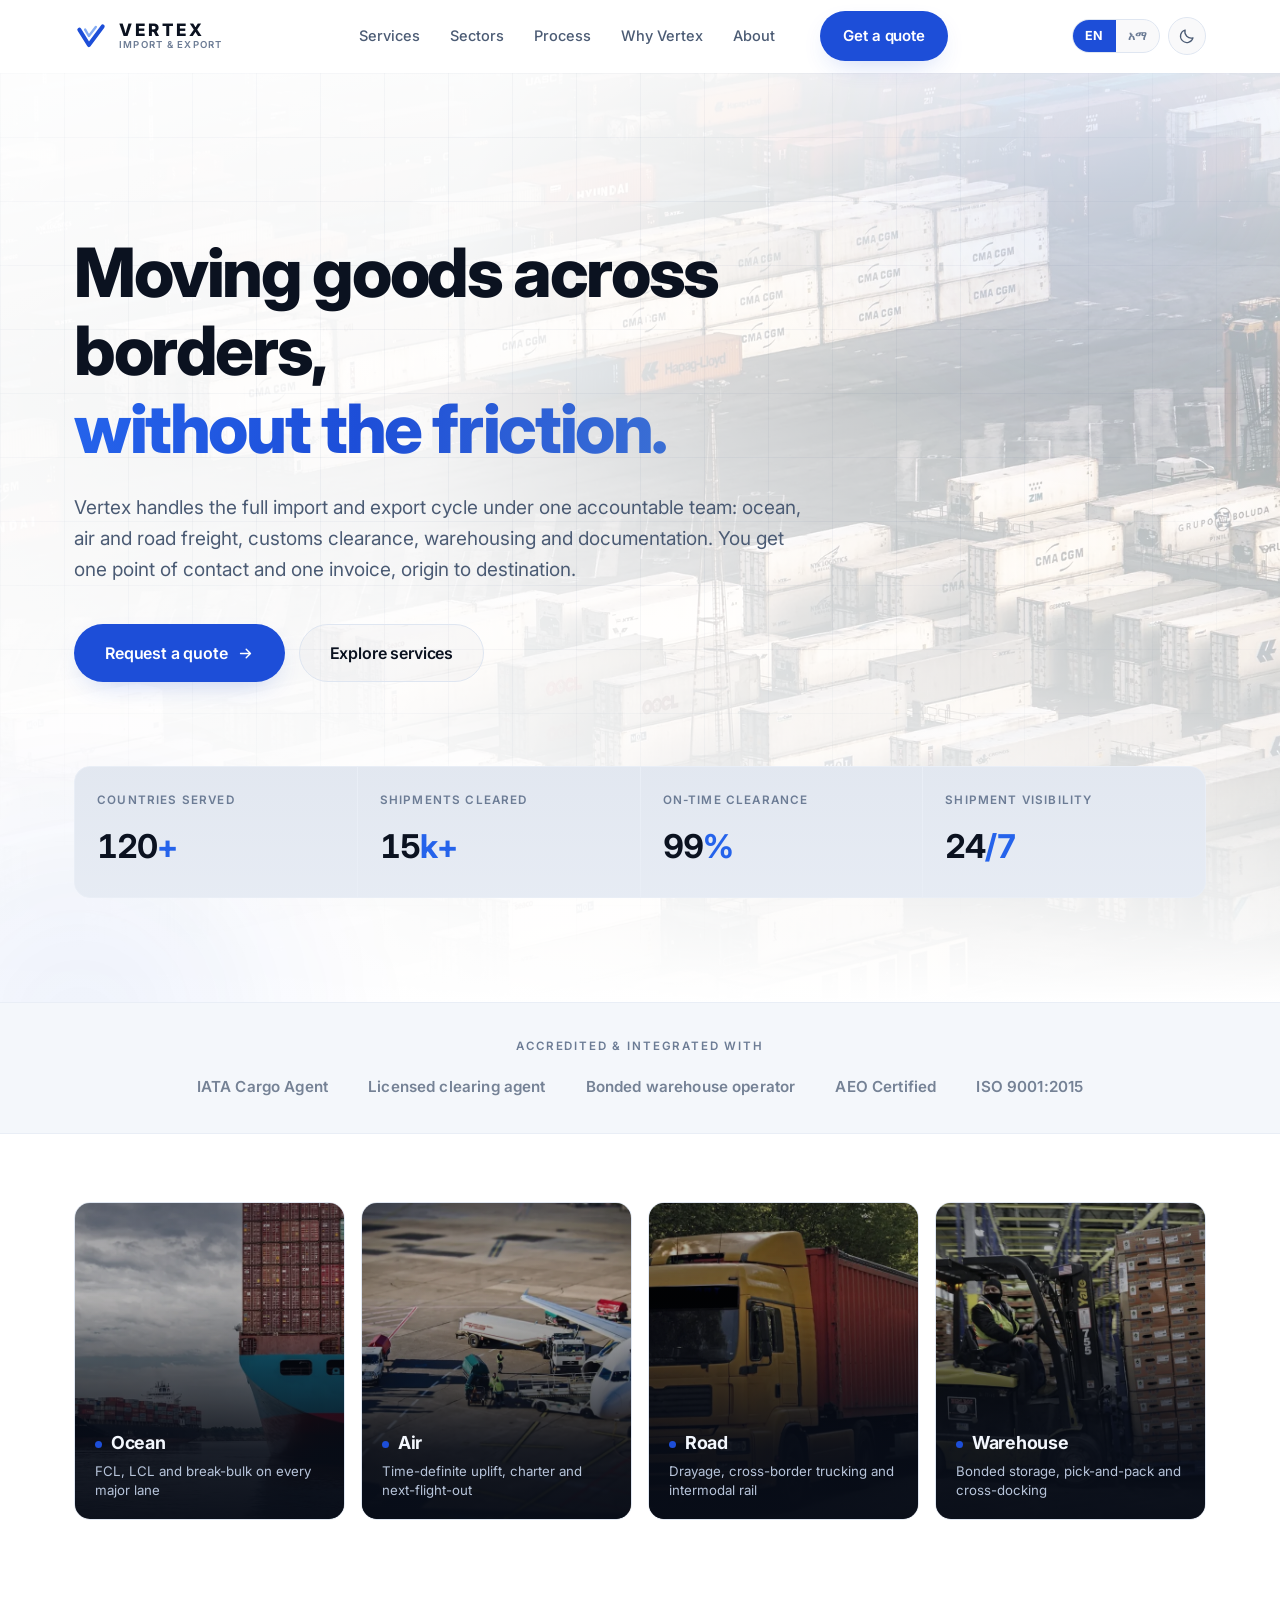
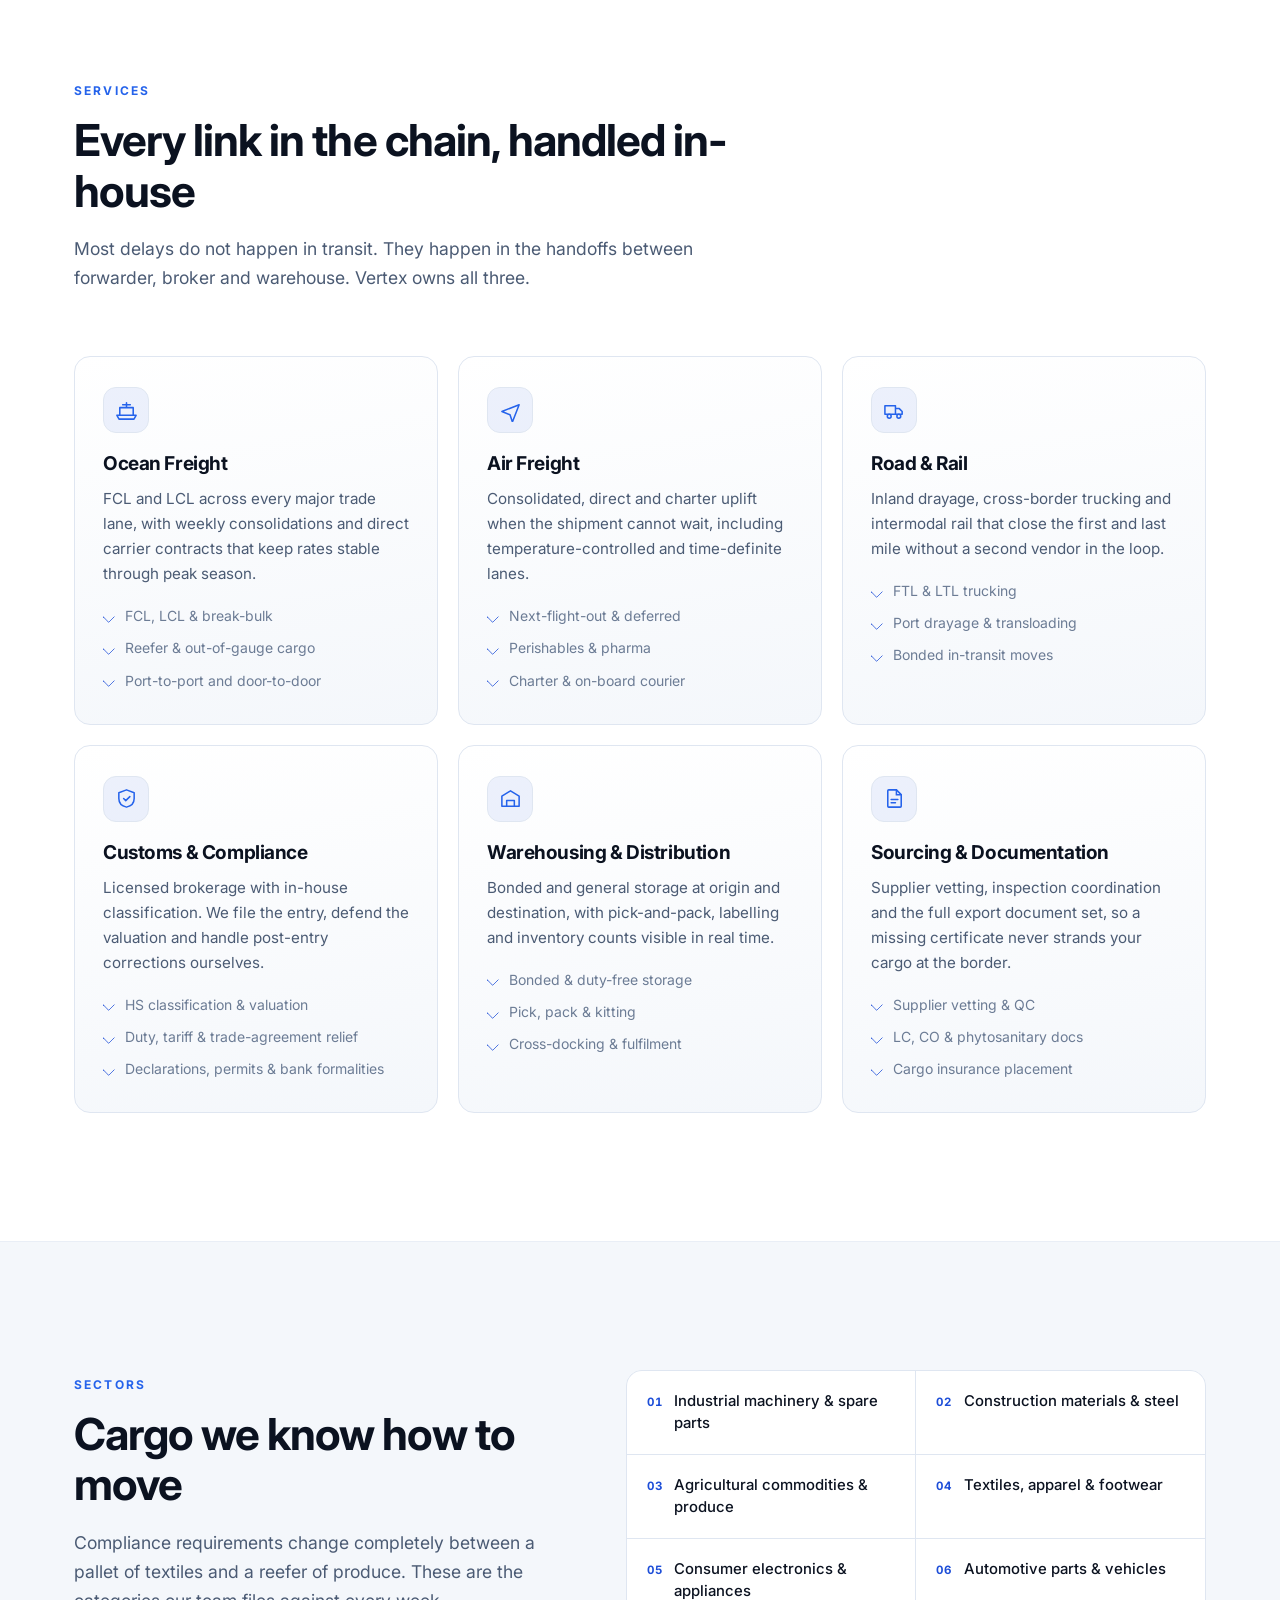
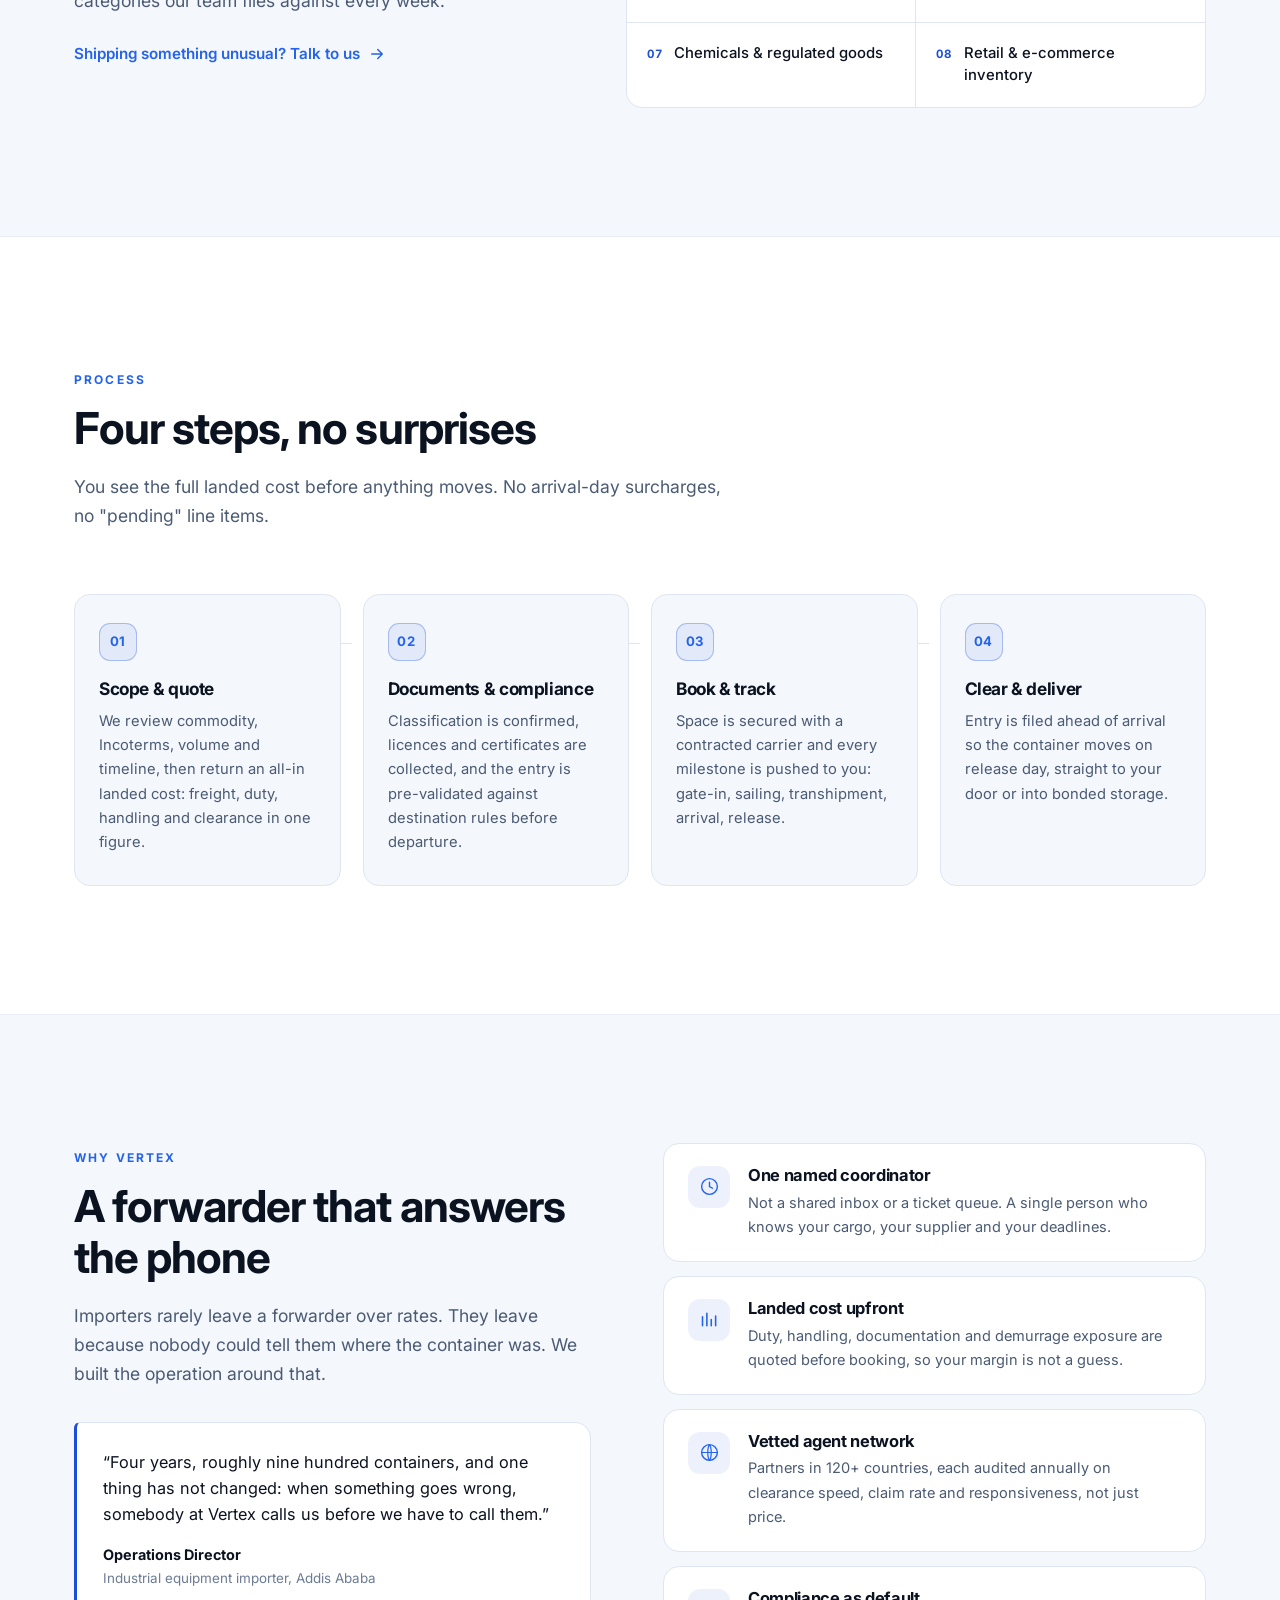
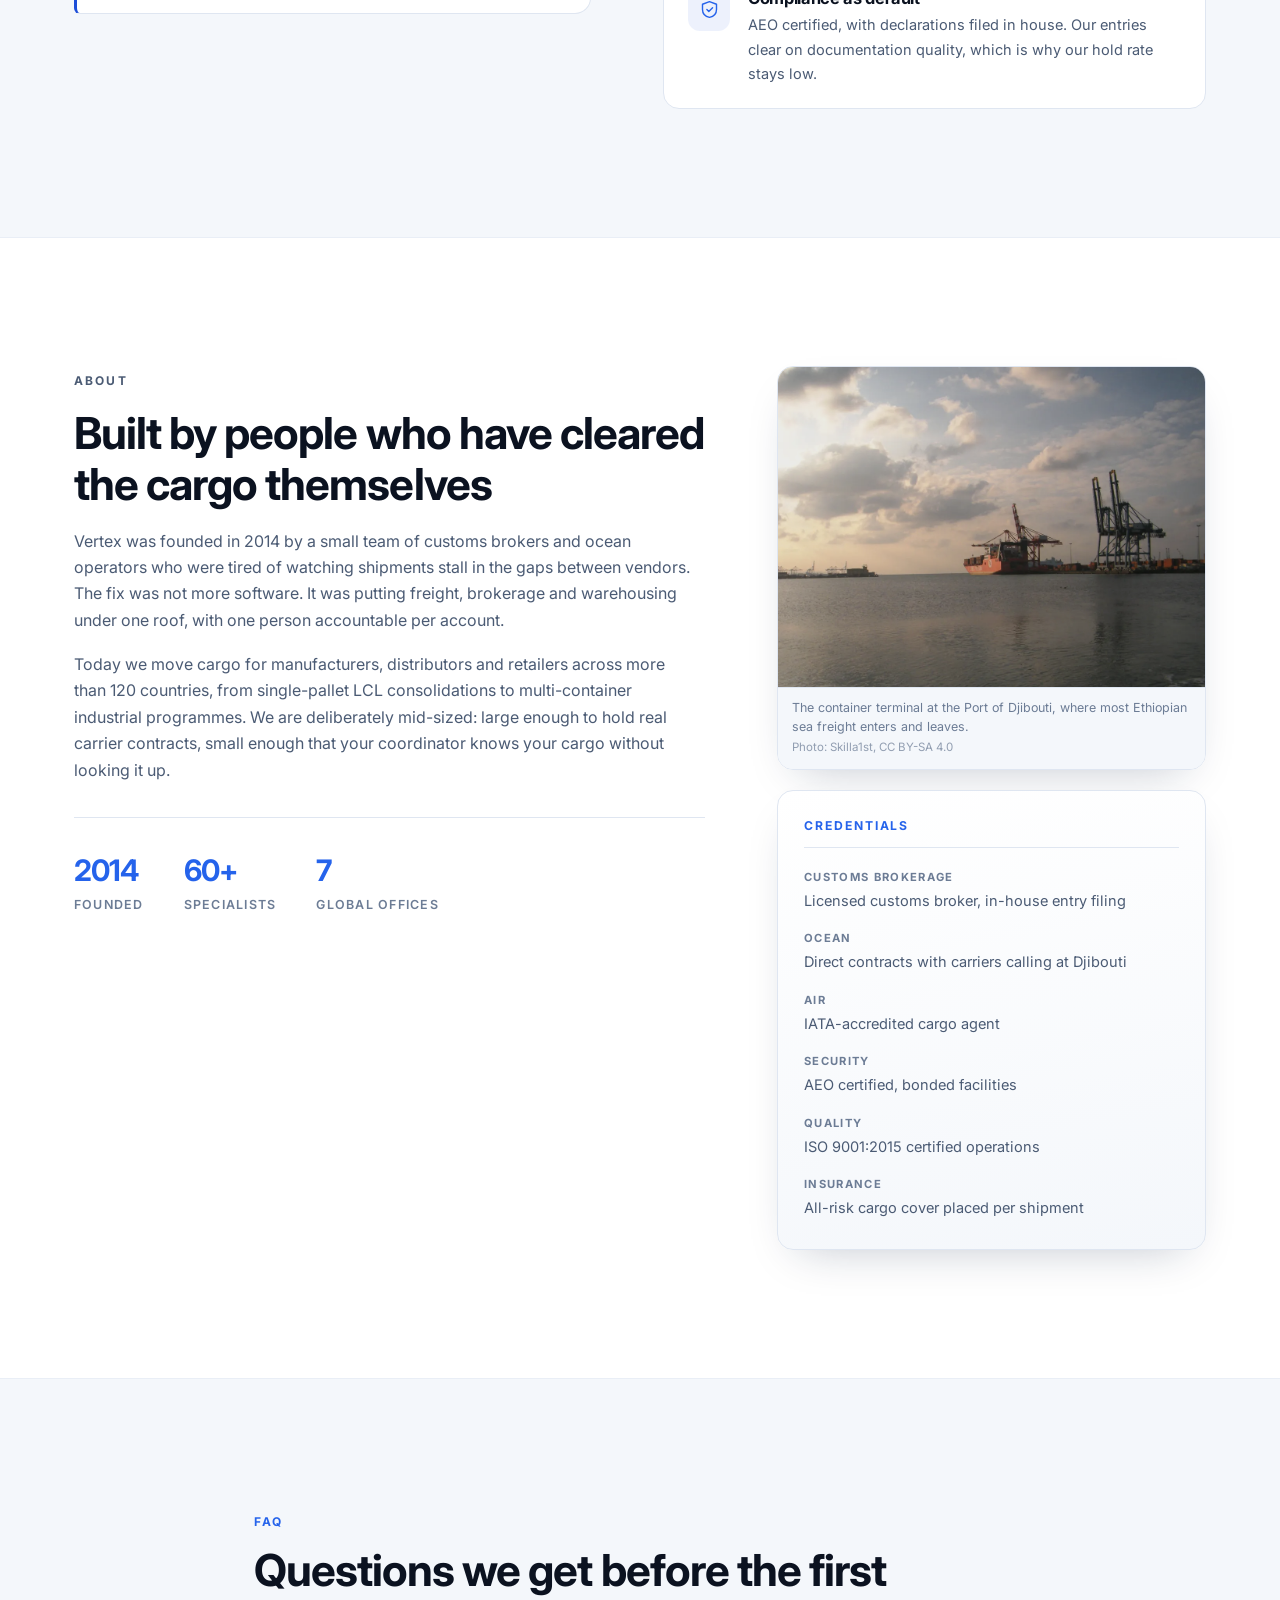
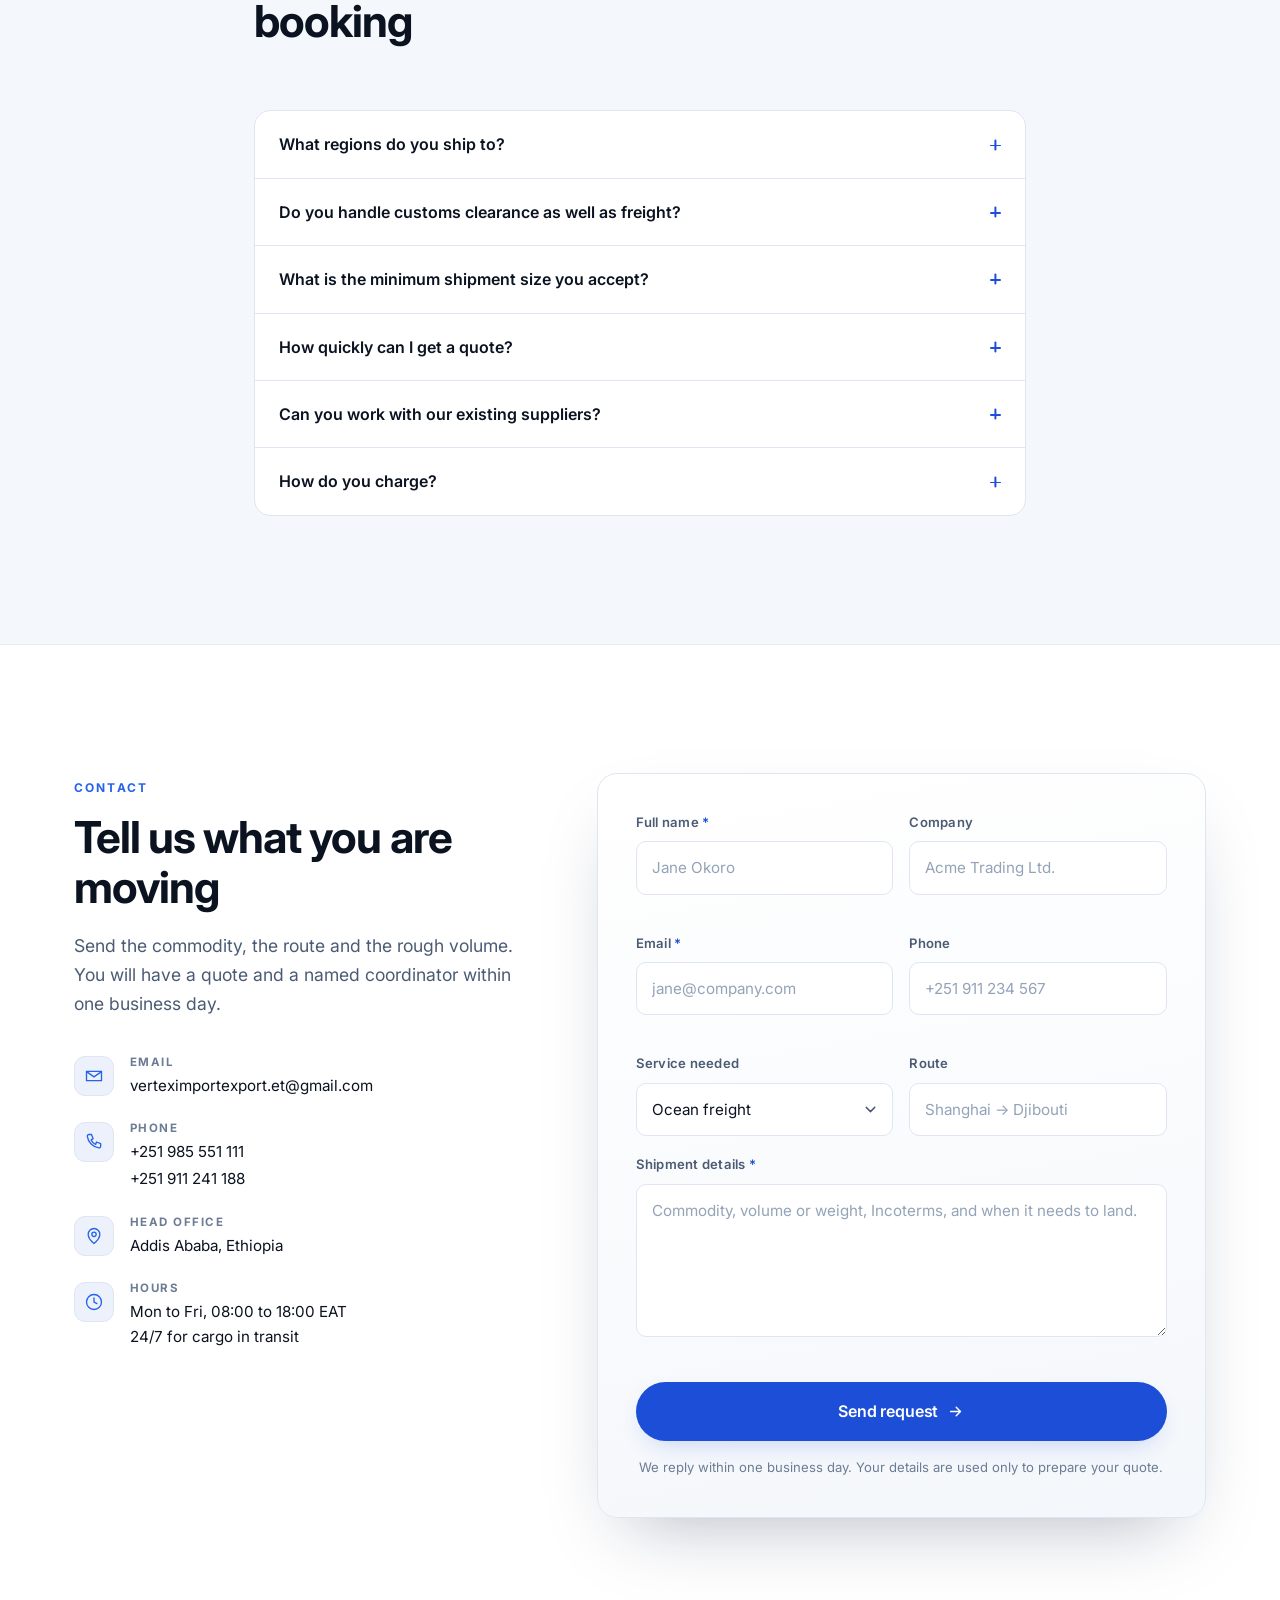
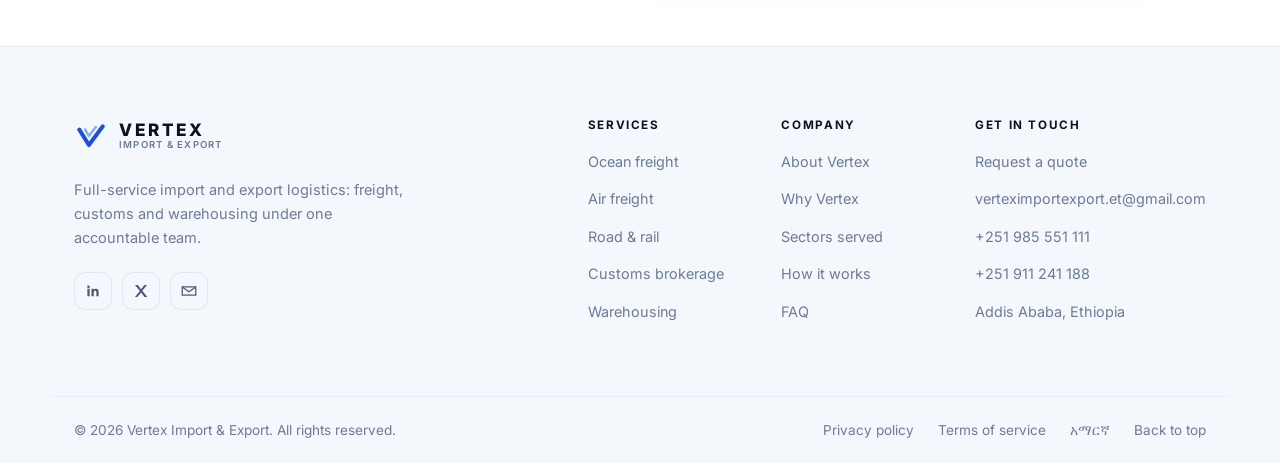
<file: index.html>
<!doctype html>
<html lang="en">
<head>
<meta charset="utf-8">
<meta name="viewport" content="width=device-width, initial-scale=1">

<title>Vertex Import &amp; Export | Global Freight Forwarding &amp; Customs Brokerage</title>
<meta name="description" content="Vertex is a full-service import and export company handling ocean, air and road freight, customs clearance, warehousing and trade documentation across 120+ countries.">
<meta name="keywords" content="import export company, freight forwarding, customs brokerage, ocean freight, air freight, logistics, supply chain, international shipping">
<meta name="author" content="Vertex Import &amp; Export">
<meta name="robots" content="index, follow">
<meta name="theme-color" content="#ffffff">
<link rel="canonical" href="https://vertex.pro.et/">
<link rel="alternate" hreflang="en" href="https://vertex.pro.et/">
<link rel="alternate" hreflang="am" href="https://vertex.pro.et/am/">
<link rel="alternate" hreflang="x-default" href="https://vertex.pro.et/">

<!-- Open Graph -->
<meta property="og:type" content="website">
<meta property="og:site_name" content="Vertex Import &amp; Export">
<meta property="og:title" content="Vertex Import &amp; Export | Global Freight Forwarding &amp; Customs Brokerage">
<meta property="og:description" content="Ocean, air and road freight, customs clearance, warehousing and trade documentation across 120+ countries. One partner, origin to destination.">
<meta property="og:url" content="https://vertex.pro.et/">
<meta property="og:image" content="https://vertex.pro.et/assets/og-image.jpg">
<meta property="og:image:alt" content="Vertex Import &amp; Export, global trade logistics">
<meta property="og:locale" content="en_US">

<!-- Twitter -->
<meta name="twitter:card" content="summary_large_image">
<meta name="twitter:title" content="Vertex Import &amp; Export | Global Freight Forwarding">
<meta name="twitter:description" content="Ocean, air and road freight, customs clearance, warehousing and trade documentation across 120+ countries.">
<meta name="twitter:image" content="https://vertex.pro.et/assets/og-image.jpg">

<link rel="icon" href="assets/favicon.svg" type="image/svg+xml">
<link rel="apple-touch-icon" href="assets/apple-touch-icon.png">
<link rel="mask-icon" href="assets/logo-mark.svg" color="#3b82f6">

<link rel="preconnect" href="https://fonts.googleapis.com">
<link rel="preconnect" href="https://fonts.gstatic.com" crossorigin>
<link href="https://fonts.googleapis.com/css2?family=Inter:wght@400;500;600;700;800&amp;display=swap" rel="stylesheet">
<link rel="stylesheet" href="styles.css?v=3">
<link rel="preload" as="image" href="assets/img/hero-port.webp" type="image/webp" fetchpriority="high">

<script type="application/ld+json">
{
  "@context": "https://schema.org",
  "@graph": [
    {
      "@type": "Organization",
      "@id": "https://vertex.pro.et/#organization",
      "name": "Vertex Import & Export",
      "alternateName": "Vertex",
      "url": "https://vertex.pro.et/",
      "logo": "https://vertex.pro.et/assets/logo.png",
      "description": "Full-service import and export company providing ocean, air and road freight forwarding, customs brokerage, warehousing and trade documentation.",
      "foundingDate": "2014",
      "email": "verteximportexport.et@gmail.com",
      "telephone": ["+251985551111", "+251911241188"],
      "address": {
        "@type": "PostalAddress",
        "addressLocality": "Addis Ababa",
        "addressCountry": "ET"
      },
      "areaServed": { "@type": "Place", "name": "Worldwide" },
      "sameAs": [
        "https://www.linkedin.com/company/vertex-trade",
        "https://twitter.com/vertextrade"
      ]
    },
    {
      "@type": "WebSite",
      "@id": "https://vertex.pro.et/#website",
      "url": "https://vertex.pro.et/",
      "name": "Vertex Import & Export",
      "publisher": { "@id": "https://vertex.pro.et/#organization" },
      "inLanguage": "en-US"
    },
    {
      "@type": "Service",
      "serviceType": "Freight Forwarding and Customs Brokerage",
      "provider": { "@id": "https://vertex.pro.et/#organization" },
      "areaServed": { "@type": "Place", "name": "Worldwide" },
      "hasOfferCatalog": {
        "@type": "OfferCatalog",
        "name": "Vertex Logistics Services",
        "itemListElement": [
          { "@type": "Offer", "itemOffered": { "@type": "Service", "name": "Ocean Freight (FCL & LCL)" } },
          { "@type": "Offer", "itemOffered": { "@type": "Service", "name": "Air Freight" } },
          { "@type": "Offer", "itemOffered": { "@type": "Service", "name": "Road & Rail Transport" } },
          { "@type": "Offer", "itemOffered": { "@type": "Service", "name": "Customs Brokerage & Compliance" } },
          { "@type": "Offer", "itemOffered": { "@type": "Service", "name": "Warehousing & Distribution" } },
          { "@type": "Offer", "itemOffered": { "@type": "Service", "name": "Sourcing & Trade Documentation" } }
        ]
      }
    },
    {
      "@type": "FAQPage",
      "mainEntity": [
        {
          "@type": "Question",
          "name": "What regions does Vertex ship to?",
          "acceptedAnswer": { "@type": "Answer", "text": "Vertex moves cargo to and from more than 120 countries through a vetted network of carriers, agents and bonded facilities, with the heaviest lane density across Asia-Pacific, North America, Europe and East Africa." }
        },
        {
          "@type": "Question",
          "name": "Do you handle customs clearance as well as freight?",
          "acceptedAnswer": { "@type": "Answer", "text": "Yes. Vertex is a licensed customs broker. Classification, valuation, duty calculation, entry filing and post-entry corrections are handled in-house, so freight and clearance stay with one accountable team." }
        },
        {
          "@type": "Question",
          "name": "What is the minimum shipment size you accept?",
          "acceptedAnswer": { "@type": "Answer", "text": "There is no minimum. We consolidate LCL cargo from a single pallet and scale to multi-container programs and chartered air uplift." }
        },
        {
          "@type": "Question",
          "name": "How quickly can I get a freight quote?",
          "acceptedAnswer": { "@type": "Answer", "text": "Standard lane quotes are returned within one business day. Quotes requiring special handling, hazardous goods or project cargo typically take two to three business days." }
        }
      ]
    }
  ]
}
</script>
<script>
/* Runs before first paint so the saved theme never flashes.
   Light is the default; dark is opt-in. */
(function () {
  var d = document.documentElement;
  d.classList.add('js');
  try {
    var t = localStorage.getItem('vertex-theme');
    if (t === 'dark' || t === 'light') d.setAttribute('data-theme', t);
  } catch (e) {}
})();
</script>
</head>

<body>
<a class="skip-link" href="#main">Skip to content</a>

<!-- ============ HEADER ============ -->
<header class="site-header" id="siteHeader">
  <div class="container header-inner">
    <a class="brand" href="#hero" aria-label="Vertex Import and Export, back to top">
      <svg class="brand-mark" viewBox="0 0 64 64" aria-hidden="true" focusable="false">
        <path class="bm-outer" d="M10 20 L28 49 L54 14" fill="none" stroke-width="7.5" stroke-linecap="round" stroke-linejoin="round"/>
        <path class="bm-inner" d="M21 20 L28 32 L41 15" fill="none" stroke-width="4.6" stroke-linecap="round" stroke-linejoin="round"/>
      </svg>
      <span class="brand-text">
        <strong>VERTEX</strong>
        <em>Import &amp; Export</em>
      </span>
    </a>

    <nav class="nav" id="primaryNav" aria-label="Primary">
      <ul class="nav-list">
        <li><a href="#services">Services</a></li>
        <li><a href="#sectors">Sectors</a></li>
        <li><a href="#process">Process</a></li>
        <li><a href="#why">Why Vertex</a></li>
        <li><a href="#about">About</a></li>
      </ul>
      <a class="btn btn-primary nav-cta" href="#contact">Get a quote</a>
    </nav>

    <div class="head-tools">
      <div class="lang-switch" role="group" aria-label="Language">
        <a href="index.html" aria-current="true" hreflang="en" lang="en">EN</a>
        <a href="am/index.html" class="am" hreflang="am" lang="am">አማ</a>
      </div>

      <button class="theme-toggle" id="themeToggle" type="button"
              aria-label="Switch to dark theme" aria-pressed="false" title="Switch to dark theme"
              data-label-template="Switch to {theme} theme" data-dark="dark" data-light="light">
        <svg class="i-moon" viewBox="0 0 24 24" aria-hidden="true">
          <path d="M20 14.5A8.5 8.5 0 0 1 9.5 4a8.5 8.5 0 1 0 10.5 10.5Z"
                fill="none" stroke="currentColor" stroke-width="1.7" stroke-linejoin="round"/>
        </svg>
        <svg class="i-sun" viewBox="0 0 24 24" aria-hidden="true">
          <circle cx="12" cy="12" r="4.2" fill="none" stroke="currentColor" stroke-width="1.7"/>
          <path d="M12 2.6v2.2M12 19.2v2.2M21.4 12h-2.2M4.8 12H2.6M18.6 5.4 17 7M7 17l-1.6 1.6M18.6 18.6 17 17M7 7 5.4 5.4"
                fill="none" stroke="currentColor" stroke-width="1.7" stroke-linecap="round"/>
        </svg>
      </button>

      <button class="nav-toggle" id="navToggle" type="button"
              aria-label="Open menu" aria-expanded="false" aria-controls="primaryNav">
        <span></span><span></span><span></span>
      </button>
    </div>
  </div>
  <div class="scroll-progress" id="scrollProgress" aria-hidden="true"></div>
</header>

<main id="main">

  <!-- ============ HERO ============ -->
  <section class="hero" id="hero">
    <div class="hero-bg" aria-hidden="true">
      <picture class="hero-photo">
        <source type="image/webp"
                srcset="assets/img/hero-port-1200.webp 1200w, assets/img/hero-port.webp 2400w"
                sizes="100vw">
        <img src="assets/img/hero-port.jpg"
             srcset="assets/img/hero-port-1200.jpg 1200w, assets/img/hero-port.jpg 2400w"
             sizes="100vw" alt="" width="2400" height="1200"
             fetchpriority="high" decoding="async">
      </picture>
      <span class="hero-scrim"></span>
      <span class="orb orb-1"></span>
      <span class="orb orb-2"></span>
      <span class="grid-lines"></span>
    </div>

    <div class="container hero-inner">
      <h1 class="hero-title reveal">
        Moving goods across borders,<br>
        <span class="grad">without the friction.</span>
      </h1>

      <p class="hero-sub reveal">
        Vertex handles the full import and export cycle under one accountable team:
        ocean, air and road freight, customs clearance, warehousing and documentation.
        You get one point of contact and one invoice, origin to destination.
      </p>

      <div class="hero-actions reveal">
        <a class="btn btn-primary btn-lg" href="#contact">
          Request a quote
          <svg viewBox="0 0 24 24" aria-hidden="true" class="btn-icon"><path d="M5 12h13M13 6l6 6-6 6" fill="none" stroke="currentColor" stroke-width="2" stroke-linecap="round" stroke-linejoin="round"/></svg>
        </a>
        <a class="btn btn-ghost btn-lg" href="#services">Explore services</a>
      </div>

      <dl class="stats reveal">
        <div class="stat">
          <dt>Countries served</dt>
          <dd><span class="counter" data-to="120">0</span><span class="unit">+</span></dd>
        </div>
        <div class="stat">
          <dt>Shipments cleared</dt>
          <dd><span class="counter" data-to="15">0</span><span class="unit">k+</span></dd>
        </div>
        <div class="stat">
          <dt>On-time clearance</dt>
          <dd><span class="counter" data-to="99">0</span><span class="unit">%</span></dd>
        </div>
        <div class="stat">
          <dt>Shipment visibility</dt>
          <dd><span class="counter" data-to="24">0</span><span class="unit">/7</span></dd>
        </div>
      </dl>
    </div>
  </section>

  <!-- ============ LOGO / TRUST STRIP ============ -->
  <section class="trust" aria-label="Partners and accreditations">
    <div class="container">
      <p class="trust-label reveal">Accredited &amp; integrated with</p>
      <ul class="trust-list reveal">
        <li>IATA Cargo Agent</li>
        <li>Licensed clearing agent</li>
        <li>Bonded warehouse operator</li>
        <li>AEO Certified</li>
        <li>ISO 9001:2015</li>
      </ul>
    </div>
  </section>

  <!-- ============ MODE BAND ============ -->
  <section class="modes" aria-label="How Vertex moves cargo">
    <div class="container">
      <ul class="mode-grid">
        <li class="mode reveal">
          <picture>
            <source type="image/webp" srcset="assets/img/mode-ocean.webp">
            <img src="assets/img/mode-ocean.jpg" width="900" height="680" loading="lazy" decoding="async"
                 alt="A loaded container ship approaching a port terminal">
          </picture>
          <div class="mode-body">
            <p class="mode-label">Ocean</p>
            <p class="mode-note">FCL, LCL and break-bulk on every major lane</p>
          </div>
        </li>
        <li class="mode reveal">
          <picture>
            <source type="image/webp" srcset="assets/img/mode-air.webp">
            <img src="assets/img/mode-air.jpg" width="900" height="680" loading="lazy" decoding="async"
                 alt="Ground crew loading freight onto an aircraft on the apron">
          </picture>
          <div class="mode-body">
            <p class="mode-label">Air</p>
            <p class="mode-note">Time-definite uplift, charter and next-flight-out</p>
          </div>
        </li>
        <li class="mode reveal">
          <picture>
            <source type="image/webp" srcset="assets/img/mode-road.webp">
            <img src="assets/img/mode-road.jpg" width="900" height="680" loading="lazy" decoding="async"
                 alt="A haulage truck pulling a container trailer on the road">
          </picture>
          <div class="mode-body">
            <p class="mode-label">Road</p>
            <p class="mode-note">Drayage, cross-border trucking and intermodal rail</p>
          </div>
        </li>
        <li class="mode reveal">
          <picture>
            <source type="image/webp" srcset="assets/img/mode-warehouse.webp">
            <img src="assets/img/mode-warehouse.jpg" width="900" height="680" loading="lazy" decoding="async"
                 alt="A forklift moving palletised goods inside a distribution warehouse">
          </picture>
          <div class="mode-body">
            <p class="mode-label">Warehouse</p>
            <p class="mode-note">Bonded storage, pick-and-pack and cross-docking</p>
          </div>
        </li>
      </ul>
    </div>
  </section>

  <!-- ============ SERVICES ============ -->
  <section class="section" id="services">
    <div class="container">
      <header class="section-head reveal">
        <p class="section-tag">Services</p>
        <h2 class="section-title">Every link in the chain, handled in-house</h2>
        <p class="section-lead">
          Most delays do not happen in transit. They happen in the handoffs between
          forwarder, broker and warehouse. Vertex owns all three.
        </p>
      </header>

      <div class="cards">
        <article class="card reveal">
          <span class="card-icon" aria-hidden="true">
            <svg viewBox="0 0 24 24"><path d="M2 17h20l-2.2 4H4.2L2 17Z" fill="none" stroke="currentColor" stroke-width="1.6" stroke-linejoin="round"/><path d="M5 17V9h14v8M12 9V4M8 6h8" fill="none" stroke="currentColor" stroke-width="1.6" stroke-linecap="round" stroke-linejoin="round"/></svg>
          </span>
          <h3>Ocean Freight</h3>
          <p>
            FCL and LCL across every major trade lane, with weekly consolidations
            and direct carrier contracts that keep rates stable through peak season.
          </p>
          <ul class="card-list">
            <li>FCL, LCL &amp; break-bulk</li>
            <li>Reefer &amp; out-of-gauge cargo</li>
            <li>Port-to-port and door-to-door</li>
          </ul>
        </article>

        <article class="card reveal">
          <span class="card-icon" aria-hidden="true">
            <svg viewBox="0 0 24 24"><path d="M3 13l18-7-7 18-2.5-7.5L3 13Z" fill="none" stroke="currentColor" stroke-width="1.6" stroke-linecap="round" stroke-linejoin="round"/></svg>
          </span>
          <h3>Air Freight</h3>
          <p>
            Consolidated, direct and charter uplift when the shipment cannot wait,
            including temperature-controlled and time-definite lanes.
          </p>
          <ul class="card-list">
            <li>Next-flight-out &amp; deferred</li>
            <li>Perishables &amp; pharma</li>
            <li>Charter &amp; on-board courier</li>
          </ul>
        </article>

        <article class="card reveal">
          <span class="card-icon" aria-hidden="true">
            <svg viewBox="0 0 24 24"><path d="M2 16V7h11v9M13 10h4l3 3v3M2 16h18" fill="none" stroke="currentColor" stroke-width="1.6" stroke-linecap="round" stroke-linejoin="round"/><circle cx="6.5" cy="18" r="2" fill="none" stroke="currentColor" stroke-width="1.6"/><circle cx="16.5" cy="18" r="2" fill="none" stroke="currentColor" stroke-width="1.6"/></svg>
          </span>
          <h3>Road &amp; Rail</h3>
          <p>
            Inland drayage, cross-border trucking and intermodal rail that close the
            first and last mile without a second vendor in the loop.
          </p>
          <ul class="card-list">
            <li>FTL &amp; LTL trucking</li>
            <li>Port drayage &amp; transloading</li>
            <li>Bonded in-transit moves</li>
          </ul>
        </article>

        <article class="card reveal">
          <span class="card-icon" aria-hidden="true">
            <svg viewBox="0 0 24 24"><path d="M12 3l8 3v6c0 5-3.4 8-8 9-4.6-1-8-4-8-9V6l8-3Z" fill="none" stroke="currentColor" stroke-width="1.6" stroke-linejoin="round"/><path d="M9 12l2.2 2.2L15.5 10" fill="none" stroke="currentColor" stroke-width="1.6" stroke-linecap="round" stroke-linejoin="round"/></svg>
          </span>
          <h3>Customs &amp; Compliance</h3>
          <p>
            Licensed brokerage with in-house classification. We file the entry, defend
            the valuation and handle post-entry corrections ourselves.
          </p>
          <ul class="card-list">
            <li>HS classification &amp; valuation</li>
            <li>Duty, tariff &amp; trade-agreement relief</li>
            <li>Declarations, permits &amp; bank formalities</li>
          </ul>
        </article>

        <article class="card reveal">
          <span class="card-icon" aria-hidden="true">
            <svg viewBox="0 0 24 24"><path d="M3 9.5 12 4l9 5.5V20H3V9.5Z" fill="none" stroke="currentColor" stroke-width="1.6" stroke-linejoin="round"/><path d="M8 20v-6h8v6M8 14h8" fill="none" stroke="currentColor" stroke-width="1.6" stroke-linecap="round" stroke-linejoin="round"/></svg>
          </span>
          <h3>Warehousing &amp; Distribution</h3>
          <p>
            Bonded and general storage at origin and destination, with pick-and-pack,
            labelling and inventory counts visible in real time.
          </p>
          <ul class="card-list">
            <li>Bonded &amp; duty-free storage</li>
            <li>Pick, pack &amp; kitting</li>
            <li>Cross-docking &amp; fulfilment</li>
          </ul>
        </article>

        <article class="card reveal">
          <span class="card-icon" aria-hidden="true">
            <svg viewBox="0 0 24 24"><path d="M14 3H6a1 1 0 0 0-1 1v16a1 1 0 0 0 1 1h12a1 1 0 0 0 1-1V8l-5-5Z" fill="none" stroke="currentColor" stroke-width="1.6" stroke-linejoin="round"/><path d="M14 3v5h5M8.5 13h7M8.5 16.5h4.5" fill="none" stroke="currentColor" stroke-width="1.6" stroke-linecap="round"/></svg>
          </span>
          <h3>Sourcing &amp; Documentation</h3>
          <p>
            Supplier vetting, inspection coordination and the full export document
            set, so a missing certificate never strands your cargo at the border.
          </p>
          <ul class="card-list">
            <li>Supplier vetting &amp; QC</li>
            <li>LC, CO &amp; phytosanitary docs</li>
            <li>Cargo insurance placement</li>
          </ul>
        </article>
      </div>
    </div>
  </section>

  <!-- ============ SECTORS ============ -->
  <section class="section section-alt" id="sectors">
    <div class="container sectors-grid">
      <div class="sectors-copy reveal">
        <p class="section-tag">Sectors</p>
        <h2 class="section-title">Cargo we know how to move</h2>
        <p class="section-lead">
          Compliance requirements change completely between a pallet of textiles and a
          reefer of produce. These are the categories our team files against every week.
        </p>
        <a class="link-arrow" href="#contact">
          Shipping something unusual? Talk to us
          <svg viewBox="0 0 24 24" aria-hidden="true"><path d="M5 12h13M13 6l6 6-6 6" fill="none" stroke="currentColor" stroke-width="2" stroke-linecap="round" stroke-linejoin="round"/></svg>
        </a>
      </div>

      <ul class="sector-list reveal">
        <li><span>01</span>Industrial machinery &amp; spare parts</li>
        <li><span>02</span>Construction materials &amp; steel</li>
        <li><span>03</span>Agricultural commodities &amp; produce</li>
        <li><span>04</span>Textiles, apparel &amp; footwear</li>
        <li><span>05</span>Consumer electronics &amp; appliances</li>
        <li><span>06</span>Automotive parts &amp; vehicles</li>
        <li><span>07</span>Chemicals &amp; regulated goods</li>
        <li><span>08</span>Retail &amp; e-commerce inventory</li>
      </ul>
    </div>
  </section>

  <!-- ============ PROCESS ============ -->
  <section class="section" id="process">
    <div class="container">
      <header class="section-head reveal">
        <p class="section-tag">Process</p>
        <h2 class="section-title">Four steps, no surprises</h2>
        <p class="section-lead">
          You see the full landed cost before anything moves. No arrival-day
          surcharges, no "pending" line items.
        </p>
      </header>

      <ol class="steps">
        <li class="step reveal">
          <span class="step-num">01</span>
          <h3>Scope &amp; quote</h3>
          <p>
            We review commodity, Incoterms, volume and timeline, then return an
            all-in landed cost: freight, duty, handling and clearance in one figure.
          </p>
        </li>
        <li class="step reveal">
          <span class="step-num">02</span>
          <h3>Documents &amp; compliance</h3>
          <p>
            Classification is confirmed, licences and certificates are collected, and
            the entry is pre-validated against destination rules before departure.
          </p>
        </li>
        <li class="step reveal">
          <span class="step-num">03</span>
          <h3>Book &amp; track</h3>
          <p>
            Space is secured with a contracted carrier and every milestone is pushed
            to you: gate-in, sailing, transhipment, arrival, release.
          </p>
        </li>
        <li class="step reveal">
          <span class="step-num">04</span>
          <h3>Clear &amp; deliver</h3>
          <p>
            Entry is filed ahead of arrival so the container moves on release day,
            straight to your door or into bonded storage.
          </p>
        </li>
      </ol>
    </div>
  </section>

  <!-- ============ WHY VERTEX ============ -->
  <section class="section section-alt" id="why">
    <div class="container why-grid">
      <div class="why-copy reveal">
        <p class="section-tag">Why Vertex</p>
        <h2 class="section-title">A forwarder that answers the phone</h2>
        <p class="section-lead">
          Importers rarely leave a forwarder over rates. They leave because nobody
          could tell them where the container was. We built the operation around that.
        </p>
        <div class="why-quote">
          <blockquote>
            &ldquo;Four years, roughly nine hundred containers, and one thing has not
            changed: when something goes wrong, somebody at Vertex calls us before we
            have to call them.&rdquo;
          </blockquote>
          <cite>
            <strong>Operations Director</strong>
            <span>Industrial equipment importer, Addis Ababa</span>
          </cite>
        </div>
      </div>

      <ul class="why-list reveal">
        <li>
          <span class="why-icon" aria-hidden="true">
            <svg viewBox="0 0 24 24"><circle cx="12" cy="12" r="9" fill="none" stroke="currentColor" stroke-width="1.6"/><path d="M12 7v5l3.5 2" fill="none" stroke="currentColor" stroke-width="1.6" stroke-linecap="round"/></svg>
          </span>
          <div>
            <h3>One named coordinator</h3>
            <p>Not a shared inbox or a ticket queue. A single person who knows your cargo, your supplier and your deadlines.</p>
          </div>
        </li>
        <li>
          <span class="why-icon" aria-hidden="true">
            <svg viewBox="0 0 24 24"><path d="M4 19V9m5 10V5m5 14v-7m5 7V8" fill="none" stroke="currentColor" stroke-width="1.8" stroke-linecap="round"/></svg>
          </span>
          <div>
            <h3>Landed cost upfront</h3>
            <p>Duty, handling, documentation and demurrage exposure are quoted before booking, so your margin is not a guess.</p>
          </div>
        </li>
        <li>
          <span class="why-icon" aria-hidden="true">
            <svg viewBox="0 0 24 24"><circle cx="12" cy="12" r="9" fill="none" stroke="currentColor" stroke-width="1.6"/><path d="M3 12h18M12 3c2.6 3 2.6 15 0 18M12 3c-2.6 3-2.6 15 0 18" fill="none" stroke="currentColor" stroke-width="1.4"/></svg>
          </span>
          <div>
            <h3>Vetted agent network</h3>
            <p>Partners in 120+ countries, each audited annually on clearance speed, claim rate and responsiveness, not just price.</p>
          </div>
        </li>
        <li>
          <span class="why-icon" aria-hidden="true">
            <svg viewBox="0 0 24 24"><path d="M12 3l8 3v6c0 5-3.4 8-8 9-4.6-1-8-4-8-9V6l8-3Z" fill="none" stroke="currentColor" stroke-width="1.6" stroke-linejoin="round"/><path d="M9 12l2.2 2.2L15.5 10" fill="none" stroke="currentColor" stroke-width="1.6" stroke-linecap="round" stroke-linejoin="round"/></svg>
          </span>
          <div>
            <h3>Compliance as default</h3>
            <p>AEO certified, with declarations filed in house. Our entries clear on documentation quality, which is why our hold rate stays low.</p>
          </div>
        </li>
      </ul>
    </div>
  </section>

  <!-- ============ ABOUT ============ -->
  <section class="section" id="about">
    <div class="container about-grid">
      <div class="about-copy reveal">
        <p class="section-tag">About</p>
        <h2 class="section-title">Built by people who have cleared the cargo themselves</h2>
        <p>
          Vertex was founded in 2014 by a small team of customs brokers and ocean
          operators who were tired of watching shipments stall in the gaps between
          vendors. The fix was not more software. It was putting freight, brokerage
          and warehousing under one roof, with one person accountable per account.
        </p>
        <p>
          Today we move cargo for manufacturers, distributors and retailers across
          more than 120 countries, from single-pallet LCL consolidations to
          multi-container industrial programmes. We are deliberately mid-sized: large
          enough to hold real carrier contracts, small enough that your coordinator
          knows your cargo without looking it up.
        </p>

        <div class="about-pillars">
          <div><strong>2014</strong><span>Founded</span></div>
          <div><strong>60+</strong><span>Specialists</span></div>
          <div><strong>7</strong><span>Global offices</span></div>
        </div>
      </div>

      <aside class="about-side reveal">
        <figure class="about-figure">
          <picture>
            <source type="image/webp" srcset="assets/img/about-djibouti.webp">
            <img src="assets/img/about-djibouti.jpg" width="1100" height="820" loading="lazy" decoding="async"
                 alt="Container cranes and a berthed container ship at the Port of Djibouti at sunset">
          </picture>
          <figcaption>
            The container terminal at the Port of Djibouti, where most Ethiopian sea freight enters and leaves.
            <span class="credit">Photo: Skilla1st, CC BY-SA 4.0</span>
          </figcaption>
        </figure>

        <div class="about-panel">
        <h3>Credentials</h3>
        <ul>
          <li><span>Customs brokerage</span>Licensed customs broker, in-house entry filing</li>
          <li><span>Ocean</span>Direct contracts with carriers calling at Djibouti</li>
          <li><span>Air</span>IATA-accredited cargo agent</li>
          <li><span>Security</span>AEO certified, bonded facilities</li>
          <li><span>Quality</span>ISO 9001:2015 certified operations</li>
          <li><span>Insurance</span>All-risk cargo cover placed per shipment</li>
        </ul>
        </div>
      </aside>
    </div>
  </section>

  <!-- ============ FAQ ============ -->
  <section class="section section-alt" id="faq">
    <div class="container narrow">
      <header class="section-head reveal">
        <p class="section-tag">FAQ</p>
        <h2 class="section-title">Questions we get before the first booking</h2>
      </header>

      <div class="faq reveal">
        <details>
          <summary>What regions do you ship to?<span class="chev" aria-hidden="true"></span></summary>
          <p>More than 120 countries through a vetted network of carriers, agents and bonded facilities. Lane density is heaviest across Asia-Pacific, North America, Europe and East Africa.</p>
        </details>
        <details>
          <summary>Do you handle customs clearance as well as freight?<span class="chev" aria-hidden="true"></span></summary>
          <p>Yes. We are a licensed customs broker. Classification, valuation, duty calculation, entry filing and post-entry corrections are all handled in-house, so freight and clearance never sit with two different companies pointing at each other.</p>
        </details>
        <details>
          <summary>What is the minimum shipment size you accept?<span class="chev" aria-hidden="true"></span></summary>
          <p>There is no minimum. We consolidate LCL cargo from a single pallet and scale up to multi-container programmes and chartered air uplift.</p>
        </details>
        <details>
          <summary>How quickly can I get a quote?<span class="chev" aria-hidden="true"></span></summary>
          <p>Standard lane quotes come back within one business day. Special handling, hazardous goods or project cargo usually takes two to three business days because we price those against a live carrier response.</p>
        </details>
        <details>
          <summary>Can you work with our existing suppliers?<span class="chev" aria-hidden="true"></span></summary>
          <p>Of course. We will onboard your suppliers, audit their export documentation and coordinate pickups directly with them. If you would rather we source, we can do that too.</p>
        </details>
        <details>
          <summary>How do you charge?<span class="chev" aria-hidden="true"></span></summary>
          <p>One all-in landed cost per shipment, or a contracted rate card for recurring volume. Duty and government fees are passed through at cost with documentation attached.</p>
        </details>
      </div>
    </div>
  </section>

  <!-- ============ CONTACT ============ -->
  <section class="section" id="contact">
    <div class="container contact-grid">
      <div class="contact-copy reveal">
        <p class="section-tag">Contact</p>
        <h2 class="section-title">Tell us what you are moving</h2>
        <p class="section-lead">
          Send the commodity, the route and the rough volume. You will have a quote
          and a named coordinator within one business day.
        </p>

        <ul class="contact-details">
          <li>
            <span class="contact-icon" aria-hidden="true">
              <svg viewBox="0 0 24 24"><path d="M3 6.5h18v11H3z" fill="none" stroke="currentColor" stroke-width="1.6"/><path d="m3.5 7 8.5 6 8.5-6" fill="none" stroke="currentColor" stroke-width="1.6" stroke-linecap="round"/></svg>
            </span>
            <div>
              <h3>Email</h3>
              <a href="mailto:verteximportexport.et@gmail.com">verteximportexport.et@gmail.com</a>
            </div>
          </li>
          <li>
            <span class="contact-icon" aria-hidden="true">
              <svg viewBox="0 0 24 24"><path d="M6 3h3l2 5-2.5 1.5a11 11 0 0 0 5.5 5.5L15 12l5 2v3a2 2 0 0 1-2.2 2A16 16 0 0 1 4 5.2 2 2 0 0 1 6 3Z" fill="none" stroke="currentColor" stroke-width="1.6" stroke-linejoin="round"/></svg>
            </span>
            <div>
              <h3>Phone</h3>
              <a href="tel:+251985551111">+251 985 551 111</a>
              <a href="tel:+251911241188">+251 911 241 188</a>
            </div>
          </li>
          <li>
            <span class="contact-icon" aria-hidden="true">
              <svg viewBox="0 0 24 24"><path d="M12 21s7-5.6 7-11a7 7 0 1 0-14 0c0 5.4 7 11 7 11Z" fill="none" stroke="currentColor" stroke-width="1.6" stroke-linejoin="round"/><circle cx="12" cy="10" r="2.6" fill="none" stroke="currentColor" stroke-width="1.6"/></svg>
            </span>
            <div>
              <h3>Head office</h3>
              <p>Addis Ababa, Ethiopia</p>
            </div>
          </li>
          <li>
            <span class="contact-icon" aria-hidden="true">
              <svg viewBox="0 0 24 24"><circle cx="12" cy="12" r="9" fill="none" stroke="currentColor" stroke-width="1.6"/><path d="M12 7v5l3.5 2" fill="none" stroke="currentColor" stroke-width="1.6" stroke-linecap="round"/></svg>
            </span>
            <div>
              <h3>Hours</h3>
              <p>Mon to Fri, 08:00 to 18:00 EAT<br>24/7 for cargo in transit</p>
            </div>
          </li>
        </ul>
      </div>

      <form class="contact-form reveal" id="quoteForm" novalidate
            data-msg-sending="Sending your request…"
            data-msg-success="Thank you, your request is in. We will reply within one business day."
            data-msg-error="We could not send that. Please email us directly, or call one of the numbers above."
            data-msg-offline="You appear to be offline. Check your connection and try again."
            data-msg-invalid="Please check the highlighted fields."
            data-err-required="This field is required."
            data-err-email="Enter a valid email address."
            data-err-short="Please add a little more detail."
            data-btn-sending="Sending…">
        <div class="field-row">
          <div class="field">
            <label for="name">Full name <span aria-hidden="true">*</span></label>
            <input type="text" id="name" name="name" autocomplete="name" required placeholder="Jane Okoro">
            <small class="error" data-error-for="name"></small>
          </div>
          <div class="field">
            <label for="company">Company</label>
            <input type="text" id="company" name="company" autocomplete="organization" placeholder="Acme Trading Ltd.">
          </div>
        </div>

        <div class="field-row">
          <div class="field">
            <label for="email">Email <span aria-hidden="true">*</span></label>
            <input type="email" id="email" name="email" autocomplete="email" required placeholder="jane@company.com">
            <small class="error" data-error-for="email"></small>
          </div>
          <div class="field">
            <label for="phone">Phone</label>
            <input type="tel" id="phone" name="phone" autocomplete="tel" placeholder="+251 911 234 567">
          </div>
        </div>

        <div class="field-row">
          <div class="field">
            <label for="service">Service needed</label>
            <select id="service" name="service">
              <option>Ocean freight</option>
              <option>Air freight</option>
              <option>Road &amp; rail</option>
              <option>Customs brokerage</option>
              <option>Warehousing &amp; distribution</option>
              <option>Sourcing &amp; documentation</option>
              <option>Not sure yet</option>
            </select>
          </div>
          <div class="field">
            <label for="route">Route</label>
            <input type="text" id="route" name="route" placeholder="Shanghai &rarr; Djibouti">
          </div>
        </div>

        <div class="field">
          <label for="message">Shipment details <span aria-hidden="true">*</span></label>
          <textarea id="message" name="message" rows="5" required
            placeholder="Commodity, volume or weight, Incoterms, and when it needs to land."></textarea>
          <small class="error" data-error-for="message"></small>
        </div>

        <!-- simple honeypot: bots fill this, humans never see it -->
        <div class="hp" aria-hidden="true">
          <label for="website">Website</label>
          <input type="text" id="website" name="website" tabindex="-1" autocomplete="off">
        </div>

        <button class="btn btn-primary btn-lg btn-block" type="submit">
          <span class="btn-spinner" aria-hidden="true"></span>
          <span class="btn-label">Send request</span>
          <svg viewBox="0 0 24 24" aria-hidden="true" class="btn-icon"><path d="M5 12h13M13 6l6 6-6 6" fill="none" stroke="currentColor" stroke-width="2" stroke-linecap="round" stroke-linejoin="round"/></svg>
        </button>

        <p class="form-note">
          We reply within one business day. Your details are used only to prepare
          your quote.
        </p>
        <div class="form-status" id="formStatus" role="status" aria-live="polite" hidden></div>
      </form>
    </div>
  </section>

</main>

<!-- ============ FOOTER ============ -->
<footer class="site-footer">
  <div class="container footer-top">
    <div class="footer-brand">
      <a class="brand" href="#hero" aria-label="Vertex Import and Export, back to top">
        <svg class="brand-mark" viewBox="0 0 64 64" aria-hidden="true" focusable="false">
        <path class="bm-outer" d="M10 20 L28 49 L54 14" fill="none" stroke-width="7.5" stroke-linecap="round" stroke-linejoin="round"/>
        <path class="bm-inner" d="M21 20 L28 32 L41 15" fill="none" stroke-width="4.6" stroke-linecap="round" stroke-linejoin="round"/>
      </svg>
        <span class="brand-text">
          <strong>VERTEX</strong>
          <em>Import &amp; Export</em>
        </span>
      </a>
      <p>
        Full-service import and export logistics: freight, customs and warehousing
        under one accountable team.
      </p>
      <ul class="social">
        <li><a href="#" aria-label="Vertex on LinkedIn">
          <svg viewBox="0 0 24 24" aria-hidden="true"><path d="M4.5 9h3v10h-3zM6 4.5a1.8 1.8 0 1 1 0 3.6 1.8 1.8 0 0 1 0-3.6ZM10 9h3v1.5A3.3 3.3 0 0 1 16 9c2.4 0 3.5 1.5 3.5 4.3V19h-3v-5.1c0-1.4-.5-2.2-1.7-2.2-1.1 0-1.8.8-1.8 2.2V19h-3z" fill="currentColor"/></svg>
        </a></li>
        <li><a href="#" aria-label="Vertex on X">
          <svg viewBox="0 0 24 24" aria-hidden="true"><path d="M4 4h3.8l4.2 5.6L16.6 4H20l-6.2 7.8L20.4 20h-3.8l-4.4-5.9L7.2 20H4l6.4-8z" fill="currentColor"/></svg>
        </a></li>
        <li><a href="mailto:verteximportexport.et@gmail.com" aria-label="Email Vertex">
          <svg viewBox="0 0 24 24" aria-hidden="true"><path d="M3 6.5h18v11H3z" fill="none" stroke="currentColor" stroke-width="1.7"/><path d="m3.5 7 8.5 6 8.5-6" fill="none" stroke="currentColor" stroke-width="1.7" stroke-linecap="round"/></svg>
        </a></li>
      </ul>
    </div>

    <nav class="footer-nav" aria-label="Footer">
      <div>
        <h3>Services</h3>
        <ul>
          <li><a href="#services">Ocean freight</a></li>
          <li><a href="#services">Air freight</a></li>
          <li><a href="#services">Road &amp; rail</a></li>
          <li><a href="#services">Customs brokerage</a></li>
          <li><a href="#services">Warehousing</a></li>
        </ul>
      </div>
      <div>
        <h3>Company</h3>
        <ul>
          <li><a href="#about">About Vertex</a></li>
          <li><a href="#why">Why Vertex</a></li>
          <li><a href="#sectors">Sectors served</a></li>
          <li><a href="#process">How it works</a></li>
          <li><a href="#faq">FAQ</a></li>
        </ul>
      </div>
      <div>
        <h3>Get in touch</h3>
        <ul>
          <li><a href="#contact">Request a quote</a></li>
          <li><a href="mailto:verteximportexport.et@gmail.com">verteximportexport.et@gmail.com</a></li>
          <li><a href="tel:+251985551111">+251 985 551 111</a></li>
          <li><a href="tel:+251911241188">+251 911 241 188</a></li>
          <li><span>Addis Ababa, Ethiopia</span></li>
        </ul>
      </div>
    </nav>
  </div>

  <div class="container footer-bottom">
    <p>&copy; <span id="year">2026</span> Vertex Import &amp; Export. All rights reserved.</p>
    <ul>
      <li><a href="#">Privacy policy</a></li>
      <li><a href="#">Terms of service</a></li>
      <li><a href="am/index.html" hreflang="am" lang="am">አማርኛ</a></li>
      <li><a href="#hero">Back to top</a></li>
    </ul>
  </div>
</footer>

<script src="script.js?v=3" defer></script>
</body>
</html>
</file>
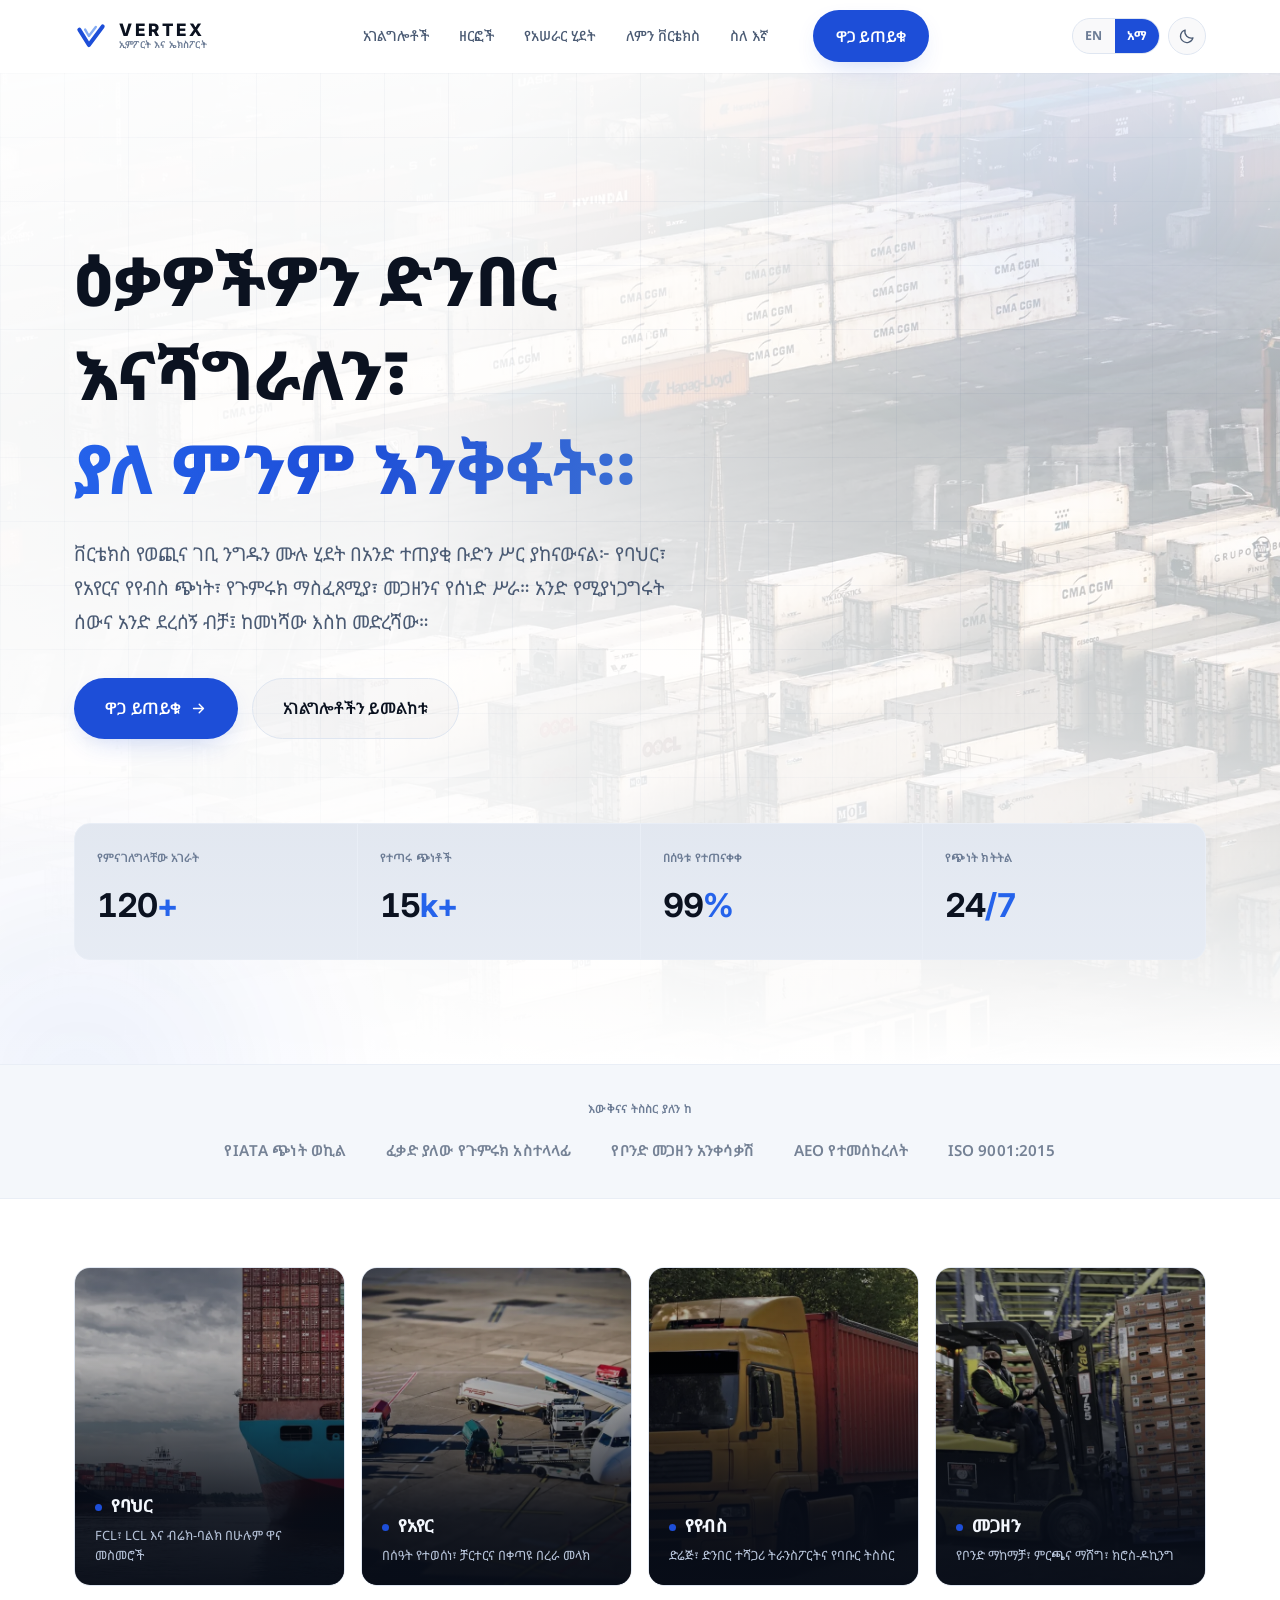
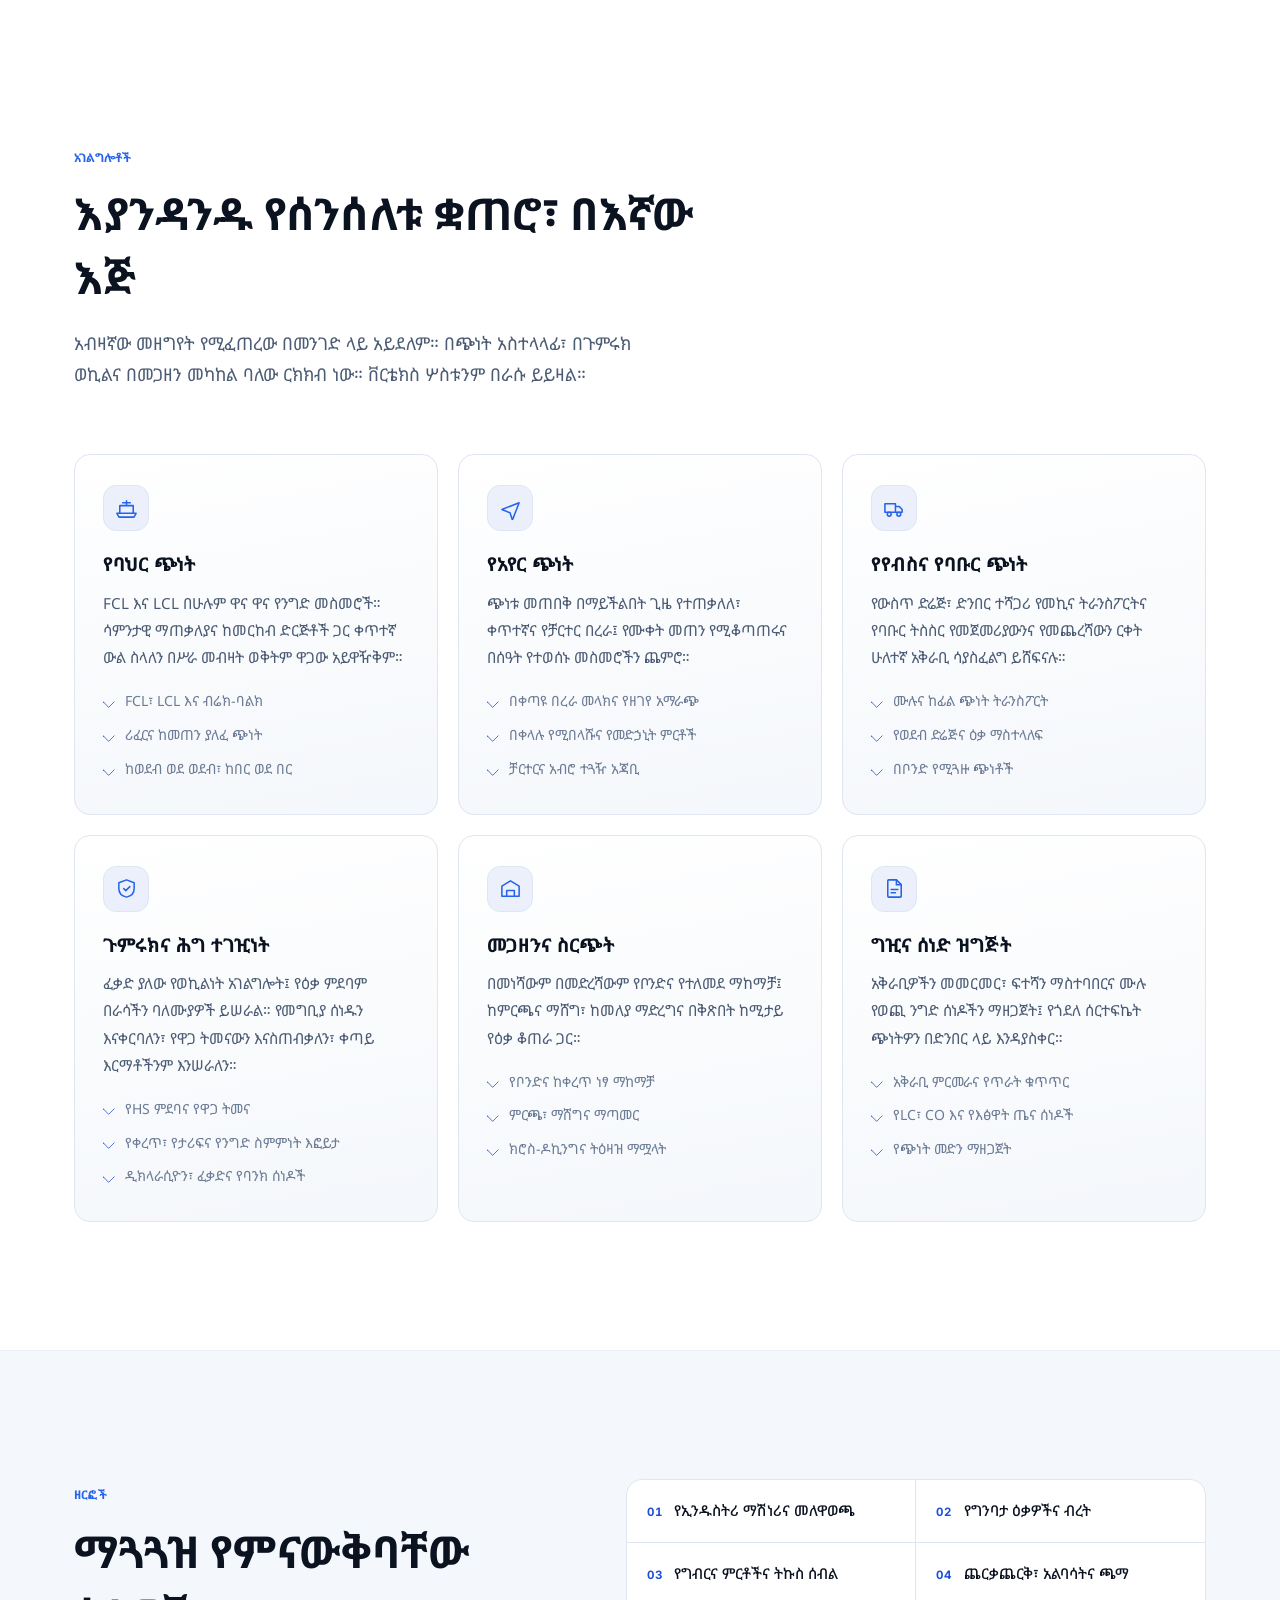
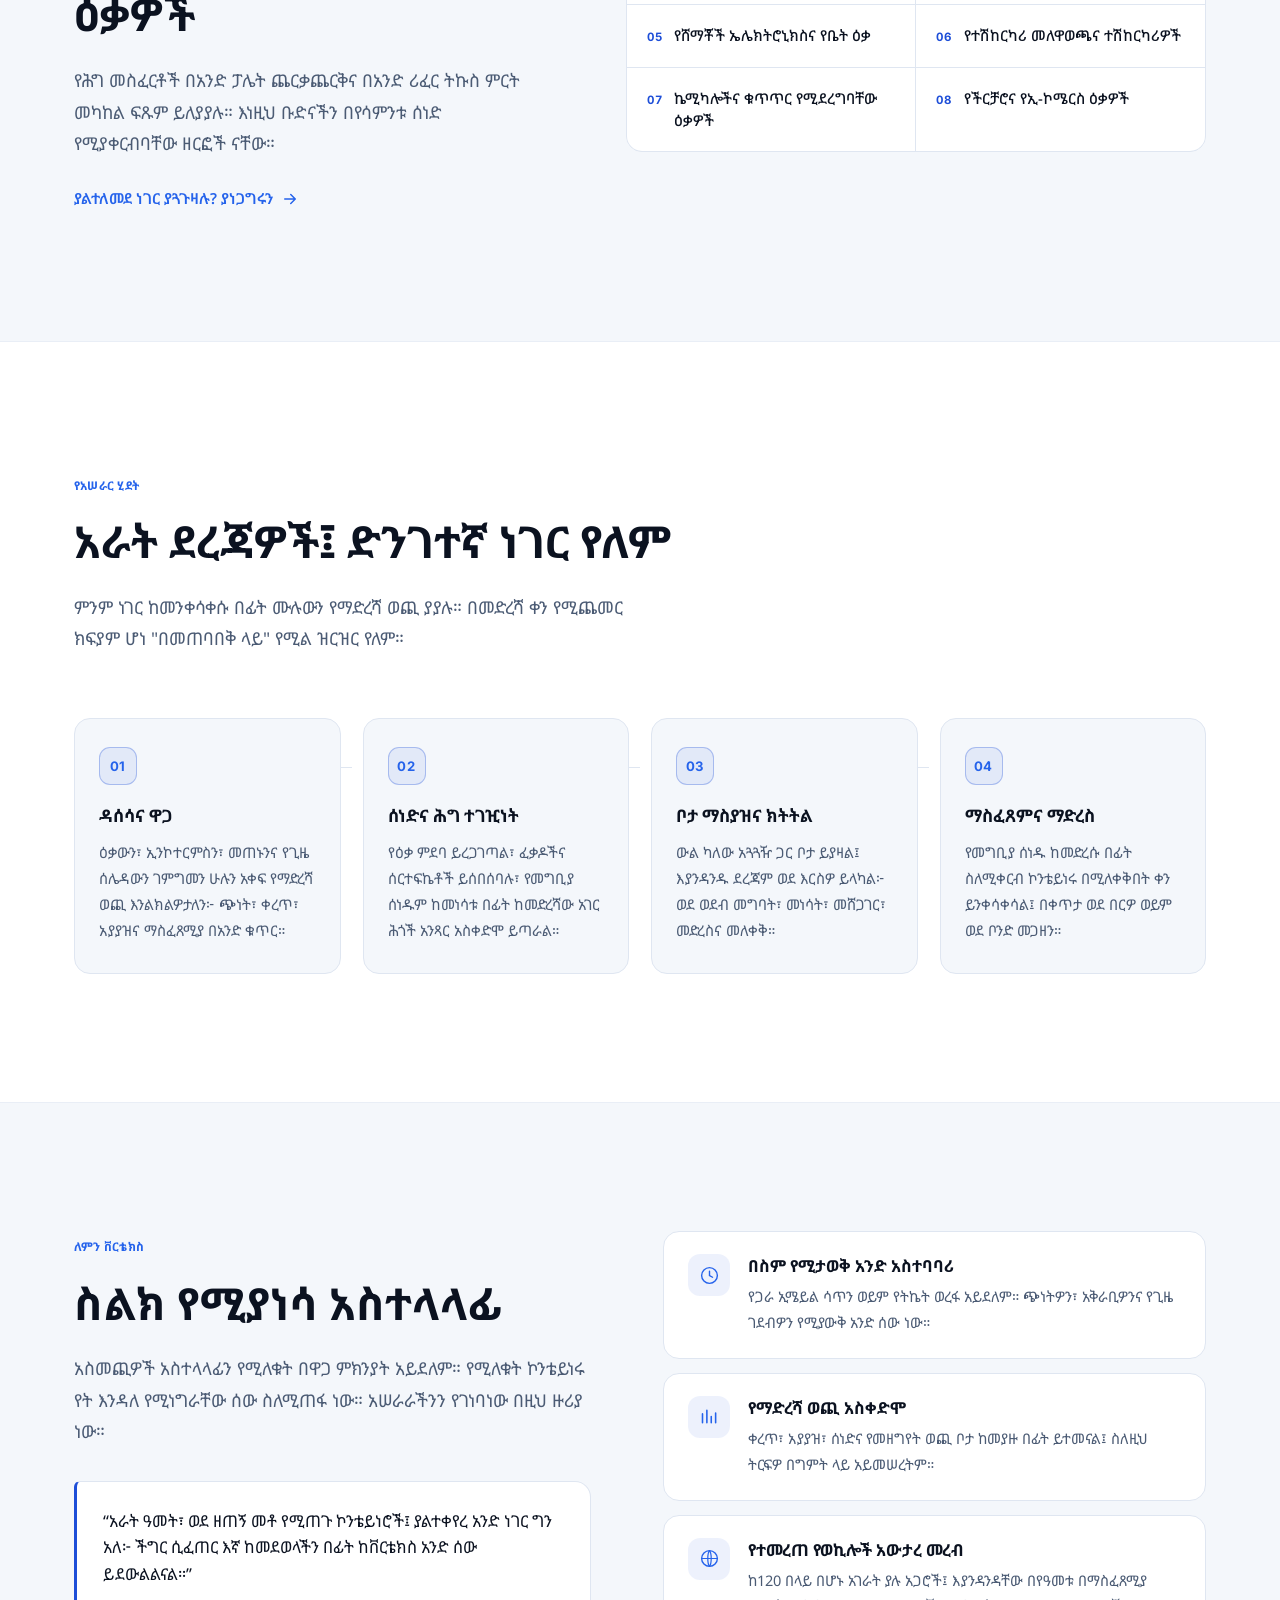
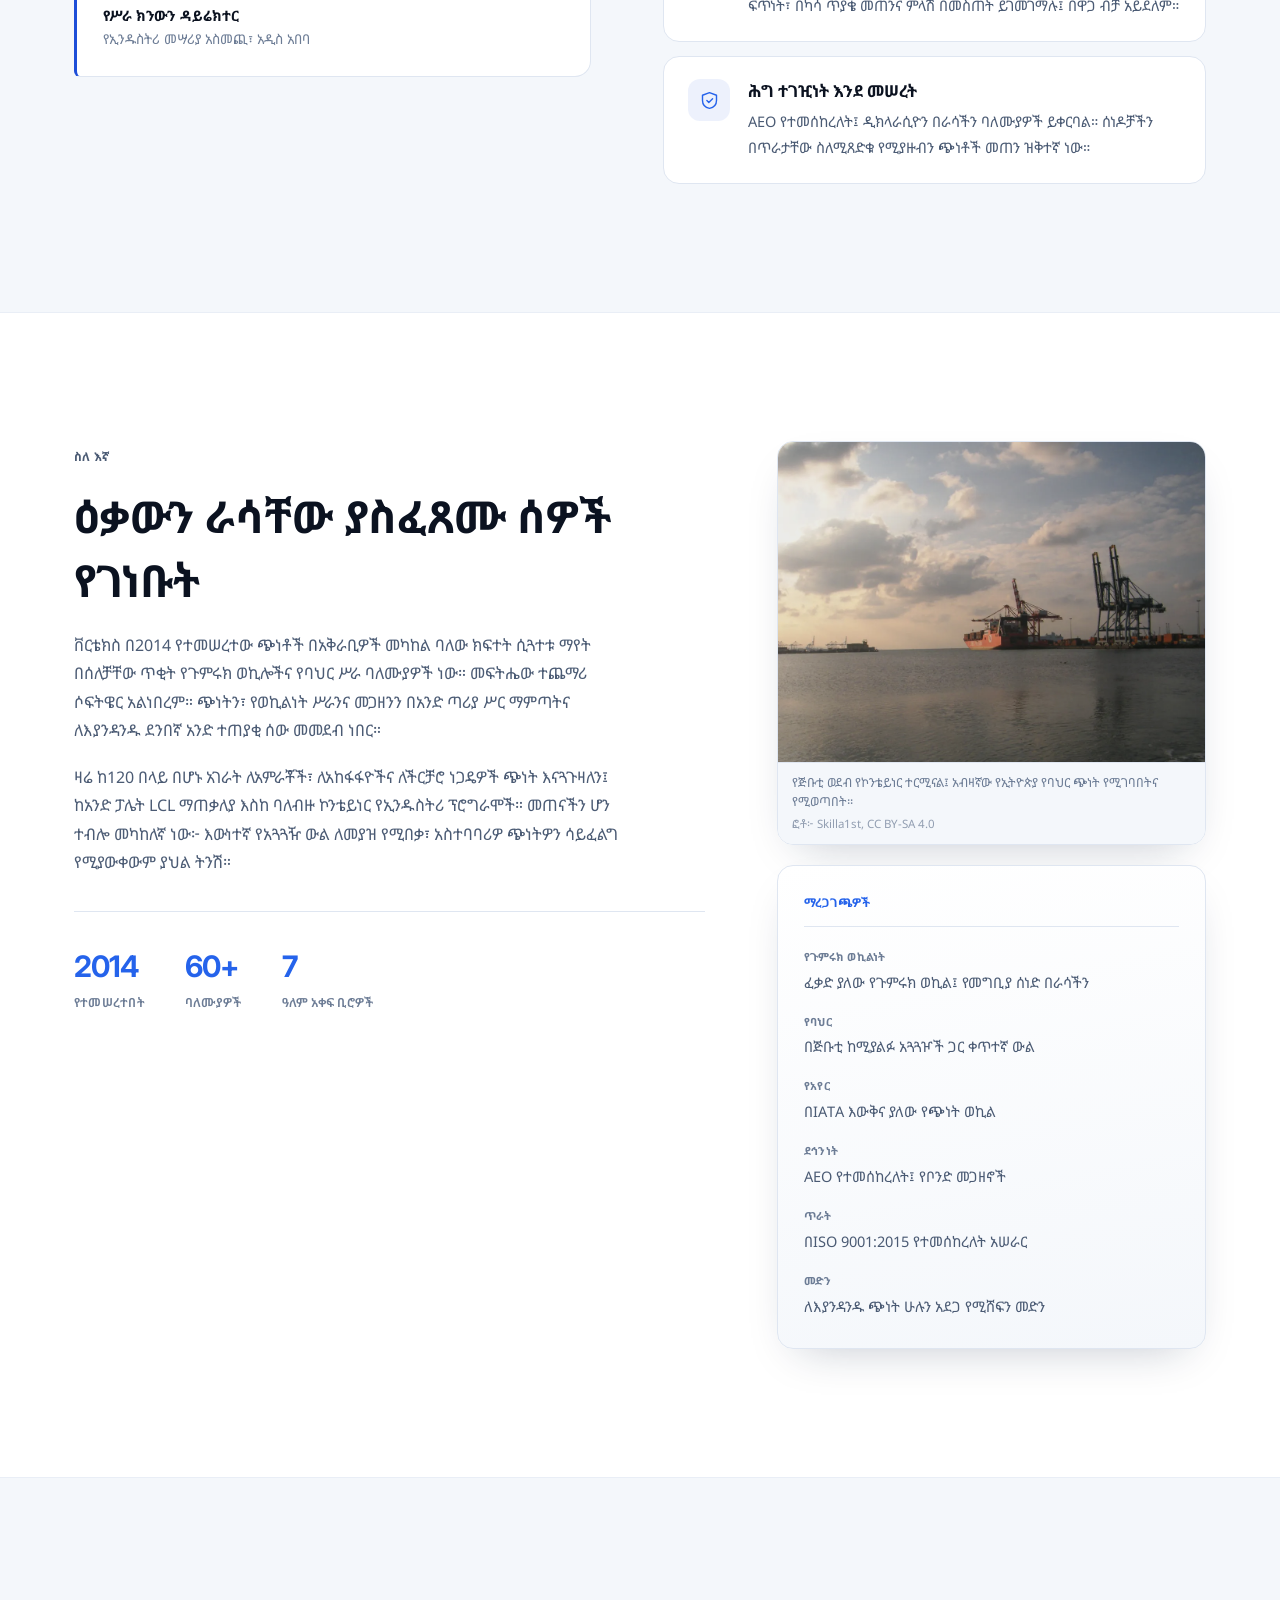
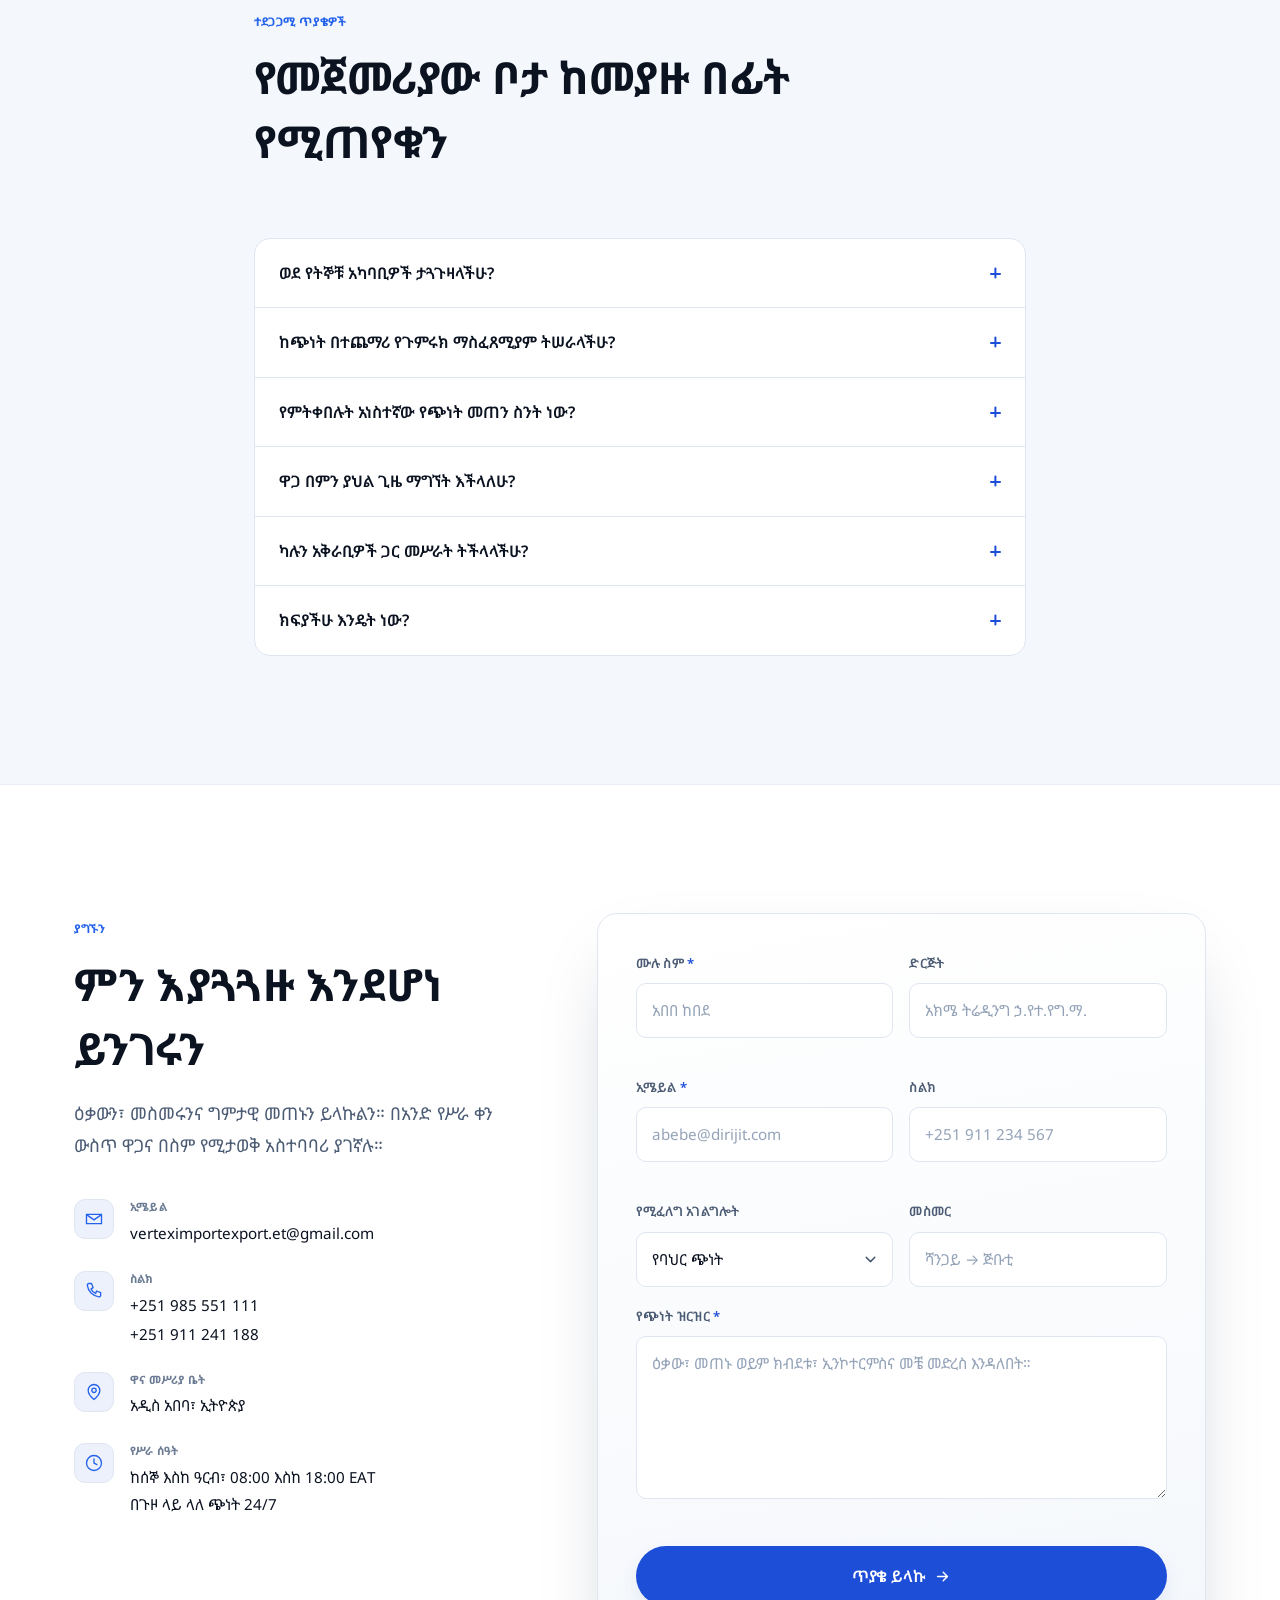
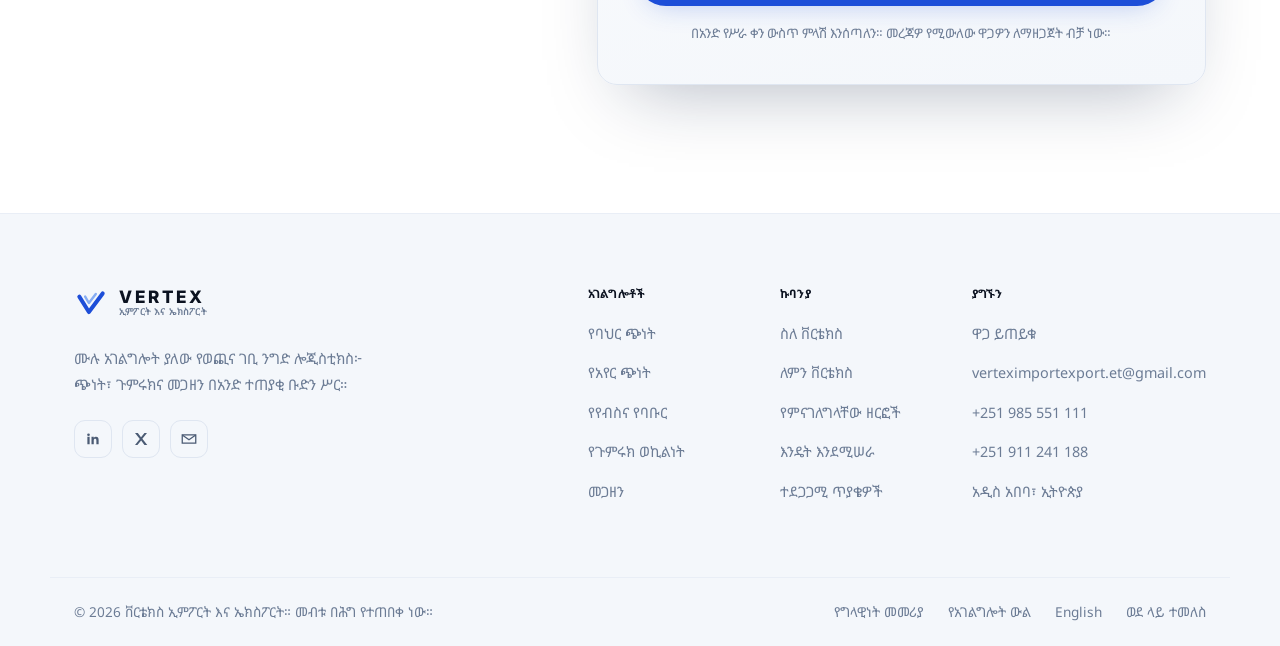
<file: am/index.html>
<!doctype html>
<html lang="am">
<head>
<meta charset="utf-8">
<meta name="viewport" content="width=device-width, initial-scale=1">

<title>ቨርቴክስ ኢምፖርት እና ኤክስፖርት | ዓለም አቀፍ የጭነት ማስተላለፍና የጉምሩክ አገልግሎት</title>
<meta name="description" content="ቨርቴክስ የባህር፣ የአየርና የየብስ ጭነት፣ የጉምሩክ ማስፈጸሚያ፣ የመጋዘንና የንግድ ሰነድ አገልግሎቶችን ከ120 በላይ በሆኑ አገራት የሚሰጥ ሙሉ አገልግሎት ያለው የወጪና ገቢ ንግድ ኩባንያ ነው።">
<meta name="keywords" content="የወጪና ገቢ ንግድ፣ የጭነት ማስተላለፍ፣ ጉምሩክ ወኪል፣ የባህር ጭነት፣ የአየር ጭነት፣ ሎጂስቲክስ፣ የአቅርቦት ሰንሰለት፣ ዓለም አቀፍ ማጓጓዝ">
<meta name="author" content="ቨርቴክስ ኢምፖርት እና ኤክስፖርት">
<meta name="robots" content="index, follow">
<meta name="theme-color" content="#ffffff">
<link rel="canonical" href="https://vertex.pro.et/am/">
<link rel="alternate" hreflang="en" href="https://vertex.pro.et/">
<link rel="alternate" hreflang="am" href="https://vertex.pro.et/am/">
<link rel="alternate" hreflang="x-default" href="https://vertex.pro.et/">

<!-- Open Graph -->
<meta property="og:type" content="website">
<meta property="og:site_name" content="ቨርቴክስ ኢምፖርት እና ኤክስፖርት">
<meta property="og:title" content="ቨርቴክስ ኢምፖርት እና ኤክስፖርት | ዓለም አቀፍ የጭነት ማስተላለፍና የጉምሩክ አገልግሎት">
<meta property="og:description" content="የባህር፣ የአየርና የየብስ ጭነት፣ የጉምሩክ ማስፈጸሚያ፣ መጋዘንና የንግድ ሰነድ ከ120 በላይ በሆኑ አገራት። አንድ አጋር፤ ከመነሻው እስከ መድረሻው።">
<meta property="og:url" content="https://vertex.pro.et/am/">
<meta property="og:image" content="https://vertex.pro.et/assets/og-image.jpg">
<meta property="og:image:alt" content="ቨርቴክስ ኢምፖርት እና ኤክስፖርት፣ ዓለም አቀፍ የንግድ ሎጂስቲክስ">
<meta property="og:locale" content="am_ET">
<meta property="og:locale:alternate" content="en_US">

<!-- Twitter -->
<meta name="twitter:card" content="summary_large_image">
<meta name="twitter:title" content="ቨርቴክስ ኢምፖርት እና ኤክስፖርት | ዓለም አቀፍ የጭነት ማስተላለፍ">
<meta name="twitter:description" content="የባህር፣ የአየርና የየብስ ጭነት፣ የጉምሩክ ማስፈጸሚያ፣ መጋዘንና የንግድ ሰነድ ከ120 በላይ በሆኑ አገራት።">
<meta name="twitter:image" content="https://vertex.pro.et/assets/og-image.jpg">

<link rel="icon" href="../assets/favicon.svg" type="image/svg+xml">
<link rel="apple-touch-icon" href="../assets/apple-touch-icon.png">
<link rel="mask-icon" href="../assets/logo-mark.svg" color="#3b82f6">

<link rel="preconnect" href="https://fonts.googleapis.com">
<link rel="preconnect" href="https://fonts.gstatic.com" crossorigin>
<link href="https://fonts.googleapis.com/css2?family=Inter:wght@400;500;600;700;800&amp;family=Noto+Sans+Ethiopic:wght@400;500;600;700;800&amp;display=swap" rel="stylesheet">
<link rel="stylesheet" href="../styles.css?v=3">
<link rel="preload" as="image" href="../assets/img/hero-port.webp" type="image/webp" fetchpriority="high">

<script type="application/ld+json">
{
  "@context": "https://schema.org",
  "@graph": [
    {
      "@type": "Organization",
      "@id": "https://vertex.pro.et/#organization",
      "name": "ቨርቴክስ ኢምፖርት እና ኤክስፖርት",
      "alternateName": "ቨርቴክስ",
      "url": "https://vertex.pro.et/am/",
      "logo": "https://vertex.pro.et/assets/logo.png",
      "description": "የባህር፣ የአየርና የየብስ ጭነት ማስተላለፍ፣ የጉምሩክ ወኪልነት፣ የመጋዘንና የንግድ ሰነድ አገልግሎቶችን የሚሰጥ ሙሉ አገልግሎት ያለው የወጪና ገቢ ንግድ ኩባንያ።",
      "foundingDate": "2014",
      "email": "verteximportexport.et@gmail.com",
      "telephone": ["+251985551111", "+251911241188"],
      "address": {
        "@type": "PostalAddress",
        "addressLocality": "Addis Ababa",
        "addressCountry": "ET"
      },
      "areaServed": { "@type": "Place", "name": "ዓለም አቀፍ" },
      "sameAs": [
        "https://www.linkedin.com/company/vertex-trade",
        "https://twitter.com/vertextrade"
      ]
    },
    {
      "@type": "WebSite",
      "@id": "https://vertex.pro.et/am/#website",
      "url": "https://vertex.pro.et/am/",
      "name": "ቨርቴክስ ኢምፖርት እና ኤክስፖርት",
      "publisher": { "@id": "https://vertex.pro.et/#organization" },
      "inLanguage": "am-ET"
    },
    {
      "@type": "Service",
      "serviceType": "የጭነት ማስተላለፍና የጉምሩክ ወኪልነት",
      "provider": { "@id": "https://vertex.pro.et/#organization" },
      "areaServed": { "@type": "Place", "name": "ዓለም አቀፍ" },
      "hasOfferCatalog": {
        "@type": "OfferCatalog",
        "name": "የቨርቴክስ ሎጂስቲክስ አገልግሎቶች",
        "itemListElement": [
          { "@type": "Offer", "itemOffered": { "@type": "Service", "name": "የባህር ጭነት (FCL እና LCL)" } },
          { "@type": "Offer", "itemOffered": { "@type": "Service", "name": "የአየር ጭነት" } },
          { "@type": "Offer", "itemOffered": { "@type": "Service", "name": "የየብስና የባቡር ትራንስፖርት" } },
          { "@type": "Offer", "itemOffered": { "@type": "Service", "name": "የጉምሩክ ወኪልነትና ሕግ ተገዢነት" } },
          { "@type": "Offer", "itemOffered": { "@type": "Service", "name": "መጋዘንና ስርጭት" } },
          { "@type": "Offer", "itemOffered": { "@type": "Service", "name": "ግዢና የንግድ ሰነድ ዝግጅት" } }
        ]
      }
    },
    {
      "@type": "FAQPage",
      "mainEntity": [
        {
          "@type": "Question",
          "name": "ቨርቴክስ ወደ የትኞቹ አካባቢዎች ያጓጉዛል?",
          "acceptedAnswer": { "@type": "Answer", "text": "ቨርቴክስ በተመረጡ አጓጓዦች፣ ወኪሎችና የቦንድ መጋዘኖች አውታረ መረብ አማካኝነት ከ120 በላይ ወደሆኑ አገራት ጭነት ያጓጉዛል። ከፍተኛ የመስመር ጥግግት ያለው በእስያ-ፓስፊክ፣ በሰሜን አሜሪካ፣ በአውሮፓና በምሥራቅ አፍሪካ ነው።" }
        },
        {
          "@type": "Question",
          "name": "ከጭነት በተጨማሪ የጉምሩክ ማስፈጸሚያም ትሠራላችሁ?",
          "acceptedAnswer": { "@type": "Answer", "text": "አዎን። ቨርቴክስ ፈቃድ ያለው የጉምሩክ ወኪል ነው። የዕቃ ምደባ፣ ዋጋ ትመና፣ የቀረጥ ስሌት፣ የመግቢያ ሰነድ ማቅረብና ከዚያ በኋላ የሚደረጉ እርማቶች በራሳችን ባለሙያዎች ይከናወናሉ። ስለዚህ ጭነቱና ማስፈጸሚያው በአንድ ተጠያቂ ቡድን እጅ ይቆያሉ።" }
        },
        {
          "@type": "Question",
          "name": "የምትቀበሉት አነስተኛው የጭነት መጠን ስንት ነው?",
          "acceptedAnswer": { "@type": "Answer", "text": "አነስተኛ ገደብ የለም። ከአንድ ፓሌት ጀምሮ የLCL ጭነት እናጠቃልላለን፤ እስከ ባለብዙ ኮንቴይነር ፕሮግራሞችና የተከራየ የአየር ጭነት ድረስም እናስፋፋለን።" }
        },
        {
          "@type": "Question",
          "name": "የጭነት ዋጋ በምን ያህል ጊዜ ማግኘት እችላለሁ?",
          "acceptedAnswer": { "@type": "Answer", "text": "የተለመዱ መስመሮች ዋጋ በአንድ የሥራ ቀን ውስጥ ይደርስዎታል። ልዩ አያያዝ የሚሹ፣ አደገኛ ዕቃዎች ወይም የፕሮጀክት ጭነት ዋጋ ግን ከሁለት እስከ ሦስት የሥራ ቀናት ይወስዳል።" }
        }
      ]
    }
  ]
}
</script>
<script>
/* Runs before first paint so the saved theme never flashes.
   Light is the default; dark is opt-in. */
(function () {
  var d = document.documentElement;
  d.classList.add('js');
  try {
    var t = localStorage.getItem('vertex-theme');
    if (t === 'dark' || t === 'light') d.setAttribute('data-theme', t);
  } catch (e) {}
})();
</script>
</head>

<body>
<a class="skip-link" href="#main">ወደ ይዘቱ ዝለል</a>

<!-- ============ HEADER ============ -->
<header class="site-header" id="siteHeader">
  <div class="container header-inner">
    <a class="brand" href="#hero" aria-label="ቨርቴክስ ኢምፖርት እና ኤክስፖርት፣ ወደ ላይ ተመለስ">
      <svg class="brand-mark" viewBox="0 0 64 64" aria-hidden="true" focusable="false">
        <path class="bm-outer" d="M10 20 L28 49 L54 14" fill="none" stroke-width="7.5" stroke-linecap="round" stroke-linejoin="round"/>
        <path class="bm-inner" d="M21 20 L28 32 L41 15" fill="none" stroke-width="4.6" stroke-linecap="round" stroke-linejoin="round"/>
      </svg>
      <span class="brand-text">
        <strong>VERTEX</strong>
        <em>ኢምፖርት እና ኤክስፖርት</em>
      </span>
    </a>

    <nav class="nav" id="primaryNav" aria-label="ዋና ዝርዝር">
      <ul class="nav-list">
        <li><a href="#services">አገልግሎቶች</a></li>
        <li><a href="#sectors">ዘርፎች</a></li>
        <li><a href="#process">የአሠራር ሂደት</a></li>
        <li><a href="#why">ለምን ቨርቴክስ</a></li>
        <li><a href="#about">ስለ እኛ</a></li>
      </ul>
      <a class="btn btn-primary nav-cta" href="#contact">ዋጋ ይጠይቁ</a>
    </nav>

    <div class="head-tools">
      <div class="lang-switch" role="group" aria-label="ቋንቋ">
        <a href="../index.html" hreflang="en" lang="en">EN</a>
        <a href="index.html" class="am" aria-current="true" hreflang="am" lang="am">አማ</a>
      </div>

      <button class="theme-toggle" id="themeToggle" type="button"
              aria-label="ወደ ጨለማ ገጽታ ቀይር" aria-pressed="false" title="ገጽታ ቀይር"
              data-label-template="ወደ {theme} ገጽታ ቀይር" data-dark="ጨለማ" data-light="ብርሃን">
        <svg class="i-moon" viewBox="0 0 24 24" aria-hidden="true">
          <path d="M20 14.5A8.5 8.5 0 0 1 9.5 4a8.5 8.5 0 1 0 10.5 10.5Z"
                fill="none" stroke="currentColor" stroke-width="1.7" stroke-linejoin="round"/>
        </svg>
        <svg class="i-sun" viewBox="0 0 24 24" aria-hidden="true">
          <circle cx="12" cy="12" r="4.2" fill="none" stroke="currentColor" stroke-width="1.7"/>
          <path d="M12 2.6v2.2M12 19.2v2.2M21.4 12h-2.2M4.8 12H2.6M18.6 5.4 17 7M7 17l-1.6 1.6M18.6 18.6 17 17M7 7 5.4 5.4"
                fill="none" stroke="currentColor" stroke-width="1.7" stroke-linecap="round"/>
        </svg>
      </button>

      <button class="nav-toggle" id="navToggle" type="button"
              aria-label="ዝርዝር ክፈት" aria-expanded="false" aria-controls="primaryNav">
        <span></span><span></span><span></span>
      </button>
    </div>
  </div>
  <div class="scroll-progress" id="scrollProgress" aria-hidden="true"></div>
</header>

<main id="main">

  <!-- ============ HERO ============ -->
  <section class="hero" id="hero">
    <div class="hero-bg" aria-hidden="true">
      <picture class="hero-photo">
        <source type="image/webp"
                srcset="../assets/img/hero-port-1200.webp 1200w, ../assets/img/hero-port.webp 2400w"
                sizes="100vw">
        <img src="../assets/img/hero-port.jpg"
             srcset="../assets/img/hero-port-1200.jpg 1200w, ../assets/img/hero-port.jpg 2400w"
             sizes="100vw" alt="" width="2400" height="1200"
             fetchpriority="high" decoding="async">
      </picture>
      <span class="hero-scrim"></span>
      <span class="orb orb-1"></span>
      <span class="orb orb-2"></span>
      <span class="grid-lines"></span>
    </div>

    <div class="container hero-inner">
      <h1 class="hero-title reveal">
        ዕቃዎችዎን ድንበር እናሻግራለን፣<br>
        <span class="grad">ያለ ምንም እንቅፋት።</span>
      </h1>

      <p class="hero-sub reveal">
        ቨርቴክስ የወጪና ገቢ ንግዱን ሙሉ ሂደት በአንድ ተጠያቂ ቡድን ሥር ያከናውናል፦ የባህር፣ የአየርና
        የየብስ ጭነት፣ የጉምሩክ ማስፈጸሚያ፣ መጋዘንና የሰነድ ሥራ። አንድ የሚያነጋግሩት ሰውና
        አንድ ደረሰኝ ብቻ፤ ከመነሻው እስከ መድረሻው።
      </p>

      <div class="hero-actions reveal">
        <a class="btn btn-primary btn-lg" href="#contact">
          ዋጋ ይጠይቁ
          <svg viewBox="0 0 24 24" aria-hidden="true" class="btn-icon"><path d="M5 12h13M13 6l6 6-6 6" fill="none" stroke="currentColor" stroke-width="2" stroke-linecap="round" stroke-linejoin="round"/></svg>
        </a>
        <a class="btn btn-ghost btn-lg" href="#services">አገልግሎቶችን ይመልከቱ</a>
      </div>

      <dl class="stats reveal">
        <div class="stat">
          <dt>የምናገለግላቸው አገራት</dt>
          <dd><span class="counter" data-to="120">0</span><span class="unit">+</span></dd>
        </div>
        <div class="stat">
          <dt>የተጣሩ ጭነቶች</dt>
          <dd><span class="counter" data-to="15">0</span><span class="unit">k+</span></dd>
        </div>
        <div class="stat">
          <dt>በሰዓቱ የተጠናቀቀ</dt>
          <dd><span class="counter" data-to="99">0</span><span class="unit">%</span></dd>
        </div>
        <div class="stat">
          <dt>የጭነት ክትትል</dt>
          <dd><span class="counter" data-to="24">0</span><span class="unit">/7</span></dd>
        </div>
      </dl>
    </div>
  </section>

  <!-- ============ LOGO / TRUST STRIP ============ -->
  <section class="trust" aria-label="አጋሮችና እውቅናዎች">
    <div class="container">
      <p class="trust-label reveal">እውቅናና ትስስር ያለን ከ</p>
      <ul class="trust-list reveal">
        <li>የIATA ጭነት ወኪል</li>
        <li>ፈቃድ ያለው የጉምሩክ አስተላላፊ</li>
        <li>የቦንድ መጋዘን አንቀሳቃሽ</li>
        <li>AEO የተመሰከረለት</li>
        <li>ISO 9001:2015</li>
      </ul>
    </div>
  </section>

  <!-- ============ MODE BAND ============ -->
  <section class="modes" aria-label="ቨርቴክስ ጭነትን እንዴት እንደሚያጓጉዝ">
    <div class="container">
      <ul class="mode-grid">
        <li class="mode reveal">
          <picture>
            <source type="image/webp" srcset="../assets/img/mode-ocean.webp">
            <img src="../assets/img/mode-ocean.jpg" width="900" height="680" loading="lazy" decoding="async"
                 alt="ጭነት የጫነ የኮንቴይነር መርከብ ወደ ወደብ ሲቃረብ">
          </picture>
          <div class="mode-body">
            <p class="mode-label">የባህር</p>
            <p class="mode-note">FCL፣ LCL እና ብሬክ-ባልክ በሁሉም ዋና መስመሮች</p>
          </div>
        </li>
        <li class="mode reveal">
          <picture>
            <source type="image/webp" srcset="../assets/img/mode-air.webp">
            <img src="../assets/img/mode-air.jpg" width="900" height="680" loading="lazy" decoding="async"
                 alt="የመሬት ሠራተኞች በአውሮፕላን ላይ ጭነት ሲጭኑ">
          </picture>
          <div class="mode-body">
            <p class="mode-label">የአየር</p>
            <p class="mode-note">በሰዓት የተወሰነ፣ ቻርተርና በቀጣዩ በረራ መላክ</p>
          </div>
        </li>
        <li class="mode reveal">
          <picture>
            <source type="image/webp" srcset="../assets/img/mode-road.webp">
            <img src="../assets/img/mode-road.jpg" width="900" height="680" loading="lazy" decoding="async"
                 alt="ኮንቴይነር የጫነ የጭነት መኪና በመንገድ ላይ">
          </picture>
          <div class="mode-body">
            <p class="mode-label">የየብስ</p>
            <p class="mode-note">ድሬጅ፣ ድንበር ተሻጋሪ ትራንስፖርትና የባቡር ትስስር</p>
          </div>
        </li>
        <li class="mode reveal">
          <picture>
            <source type="image/webp" srcset="../assets/img/mode-warehouse.webp">
            <img src="../assets/img/mode-warehouse.jpg" width="900" height="680" loading="lazy" decoding="async"
                 alt="ፎርክሊፍት በመጋዘን ውስጥ በፓሌት የተደረደሩ ዕቃዎችን ሲያንቀሳቅስ">
          </picture>
          <div class="mode-body">
            <p class="mode-label">መጋዘን</p>
            <p class="mode-note">የቦንድ ማከማቻ፣ ምርጫና ማሸግ፣ ክሮስ-ዶኪንግ</p>
          </div>
        </li>
      </ul>
    </div>
  </section>

  <!-- ============ SERVICES ============ -->
  <section class="section" id="services">
    <div class="container">
      <header class="section-head reveal">
        <p class="section-tag">አገልግሎቶች</p>
        <h2 class="section-title">እያንዳንዱ የሰንሰለቱ ቋጠሮ፣ በእኛው እጅ</h2>
        <p class="section-lead">
          አብዛኛው መዘግየት የሚፈጠረው በመንገድ ላይ አይደለም። በጭነት አስተላላፊ፣ በጉምሩክ ወኪልና
          በመጋዘን መካከል ባለው ርክክብ ነው። ቨርቴክስ ሦስቱንም በራሱ ይይዛል።
        </p>
      </header>

      <div class="cards">
        <article class="card reveal">
          <span class="card-icon" aria-hidden="true">
            <svg viewBox="0 0 24 24"><path d="M2 17h20l-2.2 4H4.2L2 17Z" fill="none" stroke="currentColor" stroke-width="1.6" stroke-linejoin="round"/><path d="M5 17V9h14v8M12 9V4M8 6h8" fill="none" stroke="currentColor" stroke-width="1.6" stroke-linecap="round" stroke-linejoin="round"/></svg>
          </span>
          <h3>የባህር ጭነት</h3>
          <p>
            FCL እና LCL በሁሉም ዋና ዋና የንግድ መስመሮች። ሳምንታዊ ማጠቃለያና ከመርከብ ድርጅቶች
            ጋር ቀጥተኛ ውል ስላለን በሥራ መብዛት ወቅትም ዋጋው አይዋዥቅም።
          </p>
          <ul class="card-list">
            <li>FCL፣ LCL እና ብሬክ-ባልክ</li>
            <li>ሪፈርና ከመጠን ያለፈ ጭነት</li>
            <li>ከወደብ ወደ ወደብ፣ ከበር ወደ በር</li>
          </ul>
        </article>

        <article class="card reveal">
          <span class="card-icon" aria-hidden="true">
            <svg viewBox="0 0 24 24"><path d="M3 13l18-7-7 18-2.5-7.5L3 13Z" fill="none" stroke="currentColor" stroke-width="1.6" stroke-linecap="round" stroke-linejoin="round"/></svg>
          </span>
          <h3>የአየር ጭነት</h3>
          <p>
            ጭነቱ መጠበቅ በማይችልበት ጊዜ የተጠቃለለ፣ ቀጥተኛና የቻርተር በረራ፤ የሙቀት መጠን
            የሚቆጣጠሩና በሰዓት የተወሰኑ መስመሮችን ጨምሮ።
          </p>
          <ul class="card-list">
            <li>በቀጣዩ በረራ መላክና የዘገየ አማራጭ</li>
            <li>በቀላሉ የሚበላሹና የመድኃኒት ምርቶች</li>
            <li>ቻርተርና አብሮ ተጓዥ አጃቢ</li>
          </ul>
        </article>

        <article class="card reveal">
          <span class="card-icon" aria-hidden="true">
            <svg viewBox="0 0 24 24"><path d="M2 16V7h11v9M13 10h4l3 3v3M2 16h18" fill="none" stroke="currentColor" stroke-width="1.6" stroke-linecap="round" stroke-linejoin="round"/><circle cx="6.5" cy="18" r="2" fill="none" stroke="currentColor" stroke-width="1.6"/><circle cx="16.5" cy="18" r="2" fill="none" stroke="currentColor" stroke-width="1.6"/></svg>
          </span>
          <h3>የየብስና የባቡር ጭነት</h3>
          <p>
            የውስጥ ድሬጅ፣ ድንበር ተሻጋሪ የመኪና ትራንስፖርትና የባቡር ትስስር የመጀመሪያውንና
            የመጨረሻውን ርቀት ሁለተኛ አቅራቢ ሳያስፈልግ ይሸፍናሉ።
          </p>
          <ul class="card-list">
            <li>ሙሉና ከፊል ጭነት ትራንስፖርት</li>
            <li>የወደብ ድሬጅና ዕቃ ማስተላለፍ</li>
            <li>በቦንድ የሚጓዙ ጭነቶች</li>
          </ul>
        </article>

        <article class="card reveal">
          <span class="card-icon" aria-hidden="true">
            <svg viewBox="0 0 24 24"><path d="M12 3l8 3v6c0 5-3.4 8-8 9-4.6-1-8-4-8-9V6l8-3Z" fill="none" stroke="currentColor" stroke-width="1.6" stroke-linejoin="round"/><path d="M9 12l2.2 2.2L15.5 10" fill="none" stroke="currentColor" stroke-width="1.6" stroke-linecap="round" stroke-linejoin="round"/></svg>
          </span>
          <h3>ጉምሩክና ሕግ ተገዢነት</h3>
          <p>
            ፈቃድ ያለው የወኪልነት አገልግሎት፤ የዕቃ ምደባም በራሳችን ባለሙያዎች ይሠራል።
            የመግቢያ ሰነዱን እናቀርባለን፣ የዋጋ ትመናውን እናስጠብቃለን፣ ቀጣይ እርማቶችንም እንሠራለን።
          </p>
          <ul class="card-list">
            <li>የHS ምደባና የዋጋ ትመና</li>
            <li>የቀረጥ፣ የታሪፍና የንግድ ስምምነት እፎይታ</li>
            <li>ዲክላራሲዮን፣ ፈቃድና የባንክ ሰነዶች</li>
          </ul>
        </article>

        <article class="card reveal">
          <span class="card-icon" aria-hidden="true">
            <svg viewBox="0 0 24 24"><path d="M3 9.5 12 4l9 5.5V20H3V9.5Z" fill="none" stroke="currentColor" stroke-width="1.6" stroke-linejoin="round"/><path d="M8 20v-6h8v6M8 14h8" fill="none" stroke="currentColor" stroke-width="1.6" stroke-linecap="round" stroke-linejoin="round"/></svg>
          </span>
          <h3>መጋዘንና ስርጭት</h3>
          <p>
            በመነሻውም በመድረሻውም የቦንድና የተለመደ ማከማቻ፤ ከምርጫና ማሸግ፣ ከመለያ ማድረግና
            በቅጽበት ከሚታይ የዕቃ ቆጠራ ጋር።
          </p>
          <ul class="card-list">
            <li>የቦንድና ከቀረጥ ነፃ ማከማቻ</li>
            <li>ምርጫ፣ ማሸግና ማጣመር</li>
            <li>ክሮስ-ዶኪንግና ትዕዛዝ ማሟላት</li>
          </ul>
        </article>

        <article class="card reveal">
          <span class="card-icon" aria-hidden="true">
            <svg viewBox="0 0 24 24"><path d="M14 3H6a1 1 0 0 0-1 1v16a1 1 0 0 0 1 1h12a1 1 0 0 0 1-1V8l-5-5Z" fill="none" stroke="currentColor" stroke-width="1.6" stroke-linejoin="round"/><path d="M14 3v5h5M8.5 13h7M8.5 16.5h4.5" fill="none" stroke="currentColor" stroke-width="1.6" stroke-linecap="round"/></svg>
          </span>
          <h3>ግዢና ሰነድ ዝግጅት</h3>
          <p>
            አቅራቢዎችን መመርመር፣ ፍተሻን ማስተባበርና ሙሉ የወጪ ንግድ ሰነዶችን ማዘጋጀት፤
            የጎደለ ሰርተፍኬት ጭነትዎን በድንበር ላይ እንዳያስቀር።
          </p>
          <ul class="card-list">
            <li>አቅራቢ ምርመራና የጥራት ቁጥጥር</li>
            <li>የLC፣ CO እና የእፅዋት ጤና ሰነዶች</li>
            <li>የጭነት መድን ማዘጋጀት</li>
          </ul>
        </article>
      </div>
    </div>
  </section>

  <!-- ============ SECTORS ============ -->
  <section class="section section-alt" id="sectors">
    <div class="container sectors-grid">
      <div class="sectors-copy reveal">
        <p class="section-tag">ዘርፎች</p>
        <h2 class="section-title">ማጓጓዝ የምናውቅባቸው ዕቃዎች</h2>
        <p class="section-lead">
          የሕግ መስፈርቶች በአንድ ፓሌት ጨርቃጨርቅና በአንድ ሪፈር ትኩስ ምርት መካከል ፍጹም
          ይለያያሉ። እነዚህ ቡድናችን በየሳምንቱ ሰነድ የሚያቀርብባቸው ዘርፎች ናቸው።
        </p>
        <a class="link-arrow" href="#contact">
          ያልተለመደ ነገር ያጓጉዛሉ? ያነጋግሩን
          <svg viewBox="0 0 24 24" aria-hidden="true"><path d="M5 12h13M13 6l6 6-6 6" fill="none" stroke="currentColor" stroke-width="2" stroke-linecap="round" stroke-linejoin="round"/></svg>
        </a>
      </div>

      <ul class="sector-list reveal">
        <li><span>01</span>የኢንዱስትሪ ማሽነሪና መለዋወጫ</li>
        <li><span>02</span>የግንባታ ዕቃዎችና ብረት</li>
        <li><span>03</span>የግብርና ምርቶችና ትኩስ ሰብል</li>
        <li><span>04</span>ጨርቃጨርቅ፣ አልባሳትና ጫማ</li>
        <li><span>05</span>የሸማቾች ኤሌክትሮኒክስና የቤት ዕቃ</li>
        <li><span>06</span>የተሽከርካሪ መለዋወጫና ተሽከርካሪዎች</li>
        <li><span>07</span>ኬሚካሎችና ቁጥጥር የሚደረግባቸው ዕቃዎች</li>
        <li><span>08</span>የችርቻሮና የኢ-ኮሜርስ ዕቃዎች</li>
      </ul>
    </div>
  </section>

  <!-- ============ PROCESS ============ -->
  <section class="section" id="process">
    <div class="container">
      <header class="section-head reveal">
        <p class="section-tag">የአሠራር ሂደት</p>
        <h2 class="section-title">አራት ደረጃዎች፤ ድንገተኛ ነገር የለም</h2>
        <p class="section-lead">
          ምንም ነገር ከመንቀሳቀሱ በፊት ሙሉውን የማድረሻ ወጪ ያያሉ። በመድረሻ ቀን የሚጨመር
          ክፍያም ሆነ "በመጠባበቅ ላይ" የሚል ዝርዝር የለም።
        </p>
      </header>

      <ol class="steps">
        <li class="step reveal">
          <span class="step-num">01</span>
          <h3>ዳሰሳና ዋጋ</h3>
          <p>
            ዕቃውን፣ ኢንኮተርምስን፣ መጠኑንና የጊዜ ሰሌዳውን ገምግመን ሁሉን አቀፍ የማድረሻ ወጪ
            እንልክልዎታለን፦ ጭነት፣ ቀረጥ፣ አያያዝና ማስፈጸሚያ በአንድ ቁጥር።
          </p>
        </li>
        <li class="step reveal">
          <span class="step-num">02</span>
          <h3>ሰነድና ሕግ ተገዢነት</h3>
          <p>
            የዕቃ ምደባ ይረጋገጣል፣ ፈቃዶችና ሰርተፍኬቶች ይሰበሰባሉ፣ የመግቢያ ሰነዱም ከመነሳቱ በፊት
            ከመድረሻው አገር ሕጎች አንጻር አስቀድሞ ይጣራል።
          </p>
        </li>
        <li class="step reveal">
          <span class="step-num">03</span>
          <h3>ቦታ ማስያዝና ክትትል</h3>
          <p>
            ውል ካለው አጓጓዥ ጋር ቦታ ይያዛል፤ እያንዳንዱ ደረጃም ወደ እርስዎ ይላካል፦
            ወደ ወደብ መግባት፣ መነሳት፣ መሸጋገር፣ መድረስና መለቀቅ።
          </p>
        </li>
        <li class="step reveal">
          <span class="step-num">04</span>
          <h3>ማስፈጸምና ማድረስ</h3>
          <p>
            የመግቢያ ሰነዱ ከመድረሱ በፊት ስለሚቀርብ ኮንቴይነሩ በሚለቀቅበት ቀን ይንቀሳቀሳል፤
            በቀጥታ ወደ በርዎ ወይም ወደ ቦንድ መጋዘን።
          </p>
        </li>
      </ol>
    </div>
  </section>

  <!-- ============ WHY VERTEX ============ -->
  <section class="section section-alt" id="why">
    <div class="container why-grid">
      <div class="why-copy reveal">
        <p class="section-tag">ለምን ቨርቴክስ</p>
        <h2 class="section-title">ስልክ የሚያነሳ አስተላላፊ</h2>
        <p class="section-lead">
          አስመጪዎች አስተላላፊን የሚለቁት በዋጋ ምክንያት አይደለም። የሚለቁት ኮንቴይነሩ የት እንዳለ
          የሚነግራቸው ሰው ስለሚጠፋ ነው። አሠራራችንን የገነባነው በዚህ ዙሪያ ነው።
        </p>
        <div class="why-quote">
          <blockquote>
            &ldquo;አራት ዓመት፣ ወደ ዘጠኝ መቶ የሚጠጉ ኮንቴይነሮች፤ ያልተቀየረ አንድ ነገር ግን አለ፦
            ችግር ሲፈጠር እኛ ከመደወላችን በፊት ከቨርቴክስ አንድ ሰው ይደውልልናል።&rdquo;
          </blockquote>
          <cite>
            <strong>የሥራ ክንውን ዳይሬክተር</strong>
            <span>የኢንዱስትሪ መሣሪያ አስመጪ፣ አዲስ አበባ</span>
          </cite>
        </div>
      </div>

      <ul class="why-list reveal">
        <li>
          <span class="why-icon" aria-hidden="true">
            <svg viewBox="0 0 24 24"><circle cx="12" cy="12" r="9" fill="none" stroke="currentColor" stroke-width="1.6"/><path d="M12 7v5l3.5 2" fill="none" stroke="currentColor" stroke-width="1.6" stroke-linecap="round"/></svg>
          </span>
          <div>
            <h3>በስም የሚታወቅ አንድ አስተባባሪ</h3>
            <p>የጋራ ኢሜይል ሳጥን ወይም የትኬት ወረፋ አይደለም። ጭነትዎን፣ አቅራቢዎንና የጊዜ ገደብዎን የሚያውቅ አንድ ሰው ነው።</p>
          </div>
        </li>
        <li>
          <span class="why-icon" aria-hidden="true">
            <svg viewBox="0 0 24 24"><path d="M4 19V9m5 10V5m5 14v-7m5 7V8" fill="none" stroke="currentColor" stroke-width="1.8" stroke-linecap="round"/></svg>
          </span>
          <div>
            <h3>የማድረሻ ወጪ አስቀድሞ</h3>
            <p>ቀረጥ፣ አያያዝ፣ ሰነድና የመዘግየት ወጪ ቦታ ከመያዙ በፊት ይተመናል፤ ስለዚህ ትርፍዎ በግምት ላይ አይመሠረትም።</p>
          </div>
        </li>
        <li>
          <span class="why-icon" aria-hidden="true">
            <svg viewBox="0 0 24 24"><circle cx="12" cy="12" r="9" fill="none" stroke="currentColor" stroke-width="1.6"/><path d="M3 12h18M12 3c2.6 3 2.6 15 0 18M12 3c-2.6 3-2.6 15 0 18" fill="none" stroke="currentColor" stroke-width="1.4"/></svg>
          </span>
          <div>
            <h3>የተመረጠ የወኪሎች አውታረ መረብ</h3>
            <p>ከ120 በላይ በሆኑ አገራት ያሉ አጋሮች፤ እያንዳንዳቸው በየዓመቱ በማስፈጸሚያ ፍጥነት፣ በካሳ ጥያቄ መጠንና ምላሽ በመስጠት ይገመገማሉ፤ በዋጋ ብቻ አይደለም።</p>
          </div>
        </li>
        <li>
          <span class="why-icon" aria-hidden="true">
            <svg viewBox="0 0 24 24"><path d="M12 3l8 3v6c0 5-3.4 8-8 9-4.6-1-8-4-8-9V6l8-3Z" fill="none" stroke="currentColor" stroke-width="1.6" stroke-linejoin="round"/><path d="M9 12l2.2 2.2L15.5 10" fill="none" stroke="currentColor" stroke-width="1.6" stroke-linecap="round" stroke-linejoin="round"/></svg>
          </span>
          <div>
            <h3>ሕግ ተገዢነት እንደ መሠረት</h3>
            <p>AEO የተመሰከረለት፤ ዲክላራሲዮን በራሳችን ባለሙያዎች ይቀርባል። ሰነዶቻችን በጥራታቸው ስለሚጸድቁ የሚያዙብን ጭነቶች መጠን ዝቅተኛ ነው።</p>
          </div>
        </li>
      </ul>
    </div>
  </section>

  <!-- ============ ABOUT ============ -->
  <section class="section" id="about">
    <div class="container about-grid">
      <div class="about-copy reveal">
        <p class="section-tag">ስለ እኛ</p>
        <h2 class="section-title">ዕቃውን ራሳቸው ያስፈጸሙ ሰዎች የገነቡት</h2>
        <p>
          ቨርቴክስ በ2014 የተመሠረተው ጭነቶች በአቅራቢዎች መካከል ባለው ክፍተት ሲጓተቱ ማየት
          በሰለቻቸው ጥቂት የጉምሩክ ወኪሎችና የባህር ሥራ ባለሙያዎች ነው። መፍትሔው ተጨማሪ
          ሶፍትዌር አልነበረም። ጭነትን፣ የወኪልነት ሥራንና መጋዘንን በአንድ ጣሪያ ሥር ማምጣትና
          ለእያንዳንዱ ደንበኛ አንድ ተጠያቂ ሰው መመደብ ነበር።
        </p>
        <p>
          ዛሬ ከ120 በላይ በሆኑ አገራት ለአምራቾች፣ ለአከፋፋዮችና ለችርቻሮ ነጋዴዎች ጭነት
          እናጓጉዛለን፤ ከአንድ ፓሌት LCL ማጠቃለያ እስከ ባለብዙ ኮንቴይነር የኢንዱስትሪ
          ፕሮግራሞች። መጠናችን ሆን ተብሎ መካከለኛ ነው፦ እውነተኛ የአጓጓዥ ውል ለመያዝ የሚበቃ፣
          አስተባባሪዎ ጭነትዎን ሳይፈልግ የሚያውቀውም ያህል ትንሽ።
        </p>

        <div class="about-pillars">
          <div><strong>2014</strong><span>የተመሠረተበት</span></div>
          <div><strong>60+</strong><span>ባለሙያዎች</span></div>
          <div><strong>7</strong><span>ዓለም አቀፍ ቢሮዎች</span></div>
        </div>
      </div>

      <aside class="about-side reveal">
        <figure class="about-figure">
          <picture>
            <source type="image/webp" srcset="../assets/img/about-djibouti.webp">
            <img src="../assets/img/about-djibouti.jpg" width="1100" height="820" loading="lazy" decoding="async"
                 alt="በጅቡቲ ወደብ ፀሐይ ስትጠልቅ የኮንቴይነር ክሬኖችና የመሠረተ መርከብ">
          </picture>
          <figcaption>
            የጅቡቲ ወደብ የኮንቴይነር ተርሚናል፤ አብዛኛው የኢትዮጵያ የባህር ጭነት የሚገባበትና የሚወጣበት።
            <span class="credit">ፎቶ፦ Skilla1st, CC BY-SA 4.0</span>
          </figcaption>
        </figure>

        <div class="about-panel">
        <h3>ማረጋገጫዎች</h3>
        <ul>
          <li><span>የጉምሩክ ወኪልነት</span>ፈቃድ ያለው የጉምሩክ ወኪል፤ የመግቢያ ሰነድ በራሳችን</li>
          <li><span>የባህር</span>በጅቡቲ ከሚያልፉ አጓጓዦች ጋር ቀጥተኛ ውል</li>
          <li><span>የአየር</span>በIATA እውቅና ያለው የጭነት ወኪል</li>
          <li><span>ደኅንነት</span>AEO የተመሰከረለት፤ የቦንድ መጋዘኖች</li>
          <li><span>ጥራት</span>በISO 9001:2015 የተመሰከረለት አሠራር</li>
          <li><span>መድን</span>ለእያንዳንዱ ጭነት ሁሉን አደጋ የሚሸፍን መድን</li>
        </ul>
        </div>
      </aside>
    </div>
  </section>

  <!-- ============ FAQ ============ -->
  <section class="section section-alt" id="faq">
    <div class="container narrow">
      <header class="section-head reveal">
        <p class="section-tag">ተደጋጋሚ ጥያቄዎች</p>
        <h2 class="section-title">የመጀመሪያው ቦታ ከመያዙ በፊት የሚጠየቁን</h2>
      </header>

      <div class="faq reveal">
        <details>
          <summary>ወደ የትኞቹ አካባቢዎች ታጓጉዛላችሁ?<span class="chev" aria-hidden="true"></span></summary>
          <p>ከ120 በላይ ወደሆኑ አገራት፤ በተመረጡ አጓጓዦች፣ ወኪሎችና የቦንድ መጋዘኖች አውታረ መረብ አማካኝነት። የመስመር ጥግግታችን ከፍተኛ የሆነው በእስያ-ፓስፊክ፣ በሰሜን አሜሪካ፣ በአውሮፓና በምሥራቅ አፍሪካ ነው።</p>
        </details>
        <details>
          <summary>ከጭነት በተጨማሪ የጉምሩክ ማስፈጸሚያም ትሠራላችሁ?<span class="chev" aria-hidden="true"></span></summary>
          <p>አዎን። ፈቃድ ያለው የጉምሩክ ወኪል ነን። የዕቃ ምደባ፣ የዋጋ ትመና፣ የቀረጥ ስሌት፣ የመግቢያ ሰነድ ማቅረብና ቀጣይ እርማቶች ሁሉ በራሳችን ይከናወናሉ። ስለዚህ ጭነቱና ማስፈጸሚያው እርስ በርስ በሚጠቃቀሱ ሁለት የተለያዩ ድርጅቶች እጅ አይወድቁም።</p>
        </details>
        <details>
          <summary>የምትቀበሉት አነስተኛው የጭነት መጠን ስንት ነው?<span class="chev" aria-hidden="true"></span></summary>
          <p>አነስተኛ ገደብ የለም። ከአንድ ፓሌት ጀምሮ የLCL ጭነት እናጠቃልላለን፤ እስከ ባለብዙ ኮንቴይነር ፕሮግራሞችና የተከራየ የአየር ጭነት ድረስም እናድጋለን።</p>
        </details>
        <details>
          <summary>ዋጋ በምን ያህል ጊዜ ማግኘት እችላለሁ?<span class="chev" aria-hidden="true"></span></summary>
          <p>የተለመዱ መስመሮች ዋጋ በአንድ የሥራ ቀን ውስጥ ይመለሳል። ልዩ አያያዝ የሚሹ፣ አደገኛ ዕቃዎች ወይም የፕሮጀክት ጭነት ግን ከአጓጓዦች ቀጥታ ምላሽ ጠብቀን ስለምንተምን ከሁለት እስከ ሦስት የሥራ ቀናት ይወስዳል።</p>
        </details>
        <details>
          <summary>ካሉን አቅራቢዎች ጋር መሥራት ትችላላችሁ?<span class="chev" aria-hidden="true"></span></summary>
          <p>በእርግጥ። አቅራቢዎችዎን እናስገባለን፣ የወጪ ንግድ ሰነዶቻቸውን እንመረምራለን፣ ዕቃ መረከብንም በቀጥታ ከእነሱ ጋር እናስተባብራለን። ግዢውን እኛ እንድንሠራው ከፈለጉም እንችላለን።</p>
        </details>
        <details>
          <summary>ክፍያችሁ እንዴት ነው?<span class="chev" aria-hidden="true"></span></summary>
          <p>ለእያንዳንዱ ጭነት አንድ ሁሉን አቀፍ የማድረሻ ወጪ፤ ወይም ለተደጋጋሚ ጭነት በውል የተያዘ የዋጋ ሰሌዳ። ቀረጥና የመንግሥት ክፍያዎች ሰነድ ተያይዞላቸው በወጪ ዋጋቸው ይተላለፋሉ።</p>
        </details>
      </div>
    </div>
  </section>

  <!-- ============ CONTACT ============ -->
  <section class="section" id="contact">
    <div class="container contact-grid">
      <div class="contact-copy reveal">
        <p class="section-tag">ያግኙን</p>
        <h2 class="section-title">ምን እያጓጓዙ እንደሆነ ይንገሩን</h2>
        <p class="section-lead">
          ዕቃውን፣ መስመሩንና ግምታዊ መጠኑን ይላኩልን። በአንድ የሥራ ቀን ውስጥ ዋጋና
          በስም የሚታወቅ አስተባባሪ ያገኛሉ።
        </p>

        <ul class="contact-details">
          <li>
            <span class="contact-icon" aria-hidden="true">
              <svg viewBox="0 0 24 24"><path d="M3 6.5h18v11H3z" fill="none" stroke="currentColor" stroke-width="1.6"/><path d="m3.5 7 8.5 6 8.5-6" fill="none" stroke="currentColor" stroke-width="1.6" stroke-linecap="round"/></svg>
            </span>
            <div>
              <h3>ኢሜይል</h3>
              <a href="mailto:verteximportexport.et@gmail.com">verteximportexport.et@gmail.com</a>
            </div>
          </li>
          <li>
            <span class="contact-icon" aria-hidden="true">
              <svg viewBox="0 0 24 24"><path d="M6 3h3l2 5-2.5 1.5a11 11 0 0 0 5.5 5.5L15 12l5 2v3a2 2 0 0 1-2.2 2A16 16 0 0 1 4 5.2 2 2 0 0 1 6 3Z" fill="none" stroke="currentColor" stroke-width="1.6" stroke-linejoin="round"/></svg>
            </span>
            <div>
              <h3>ስልክ</h3>
              <a href="tel:+251985551111">+251 985 551 111</a>
              <a href="tel:+251911241188">+251 911 241 188</a>
            </div>
          </li>
          <li>
            <span class="contact-icon" aria-hidden="true">
              <svg viewBox="0 0 24 24"><path d="M12 21s7-5.6 7-11a7 7 0 1 0-14 0c0 5.4 7 11 7 11Z" fill="none" stroke="currentColor" stroke-width="1.6" stroke-linejoin="round"/><circle cx="12" cy="10" r="2.6" fill="none" stroke="currentColor" stroke-width="1.6"/></svg>
            </span>
            <div>
              <h3>ዋና መሥሪያ ቤት</h3>
              <p>አዲስ አበባ፣ ኢትዮጵያ</p>
            </div>
          </li>
          <li>
            <span class="contact-icon" aria-hidden="true">
              <svg viewBox="0 0 24 24"><circle cx="12" cy="12" r="9" fill="none" stroke="currentColor" stroke-width="1.6"/><path d="M12 7v5l3.5 2" fill="none" stroke="currentColor" stroke-width="1.6" stroke-linecap="round"/></svg>
            </span>
            <div>
              <h3>የሥራ ሰዓት</h3>
              <p>ከሰኞ እስከ ዓርብ፣ 08:00 እስከ 18:00 EAT<br>በጉዞ ላይ ላለ ጭነት 24/7</p>
            </div>
          </li>
        </ul>
      </div>

      <form class="contact-form reveal" id="quoteForm" novalidate
            data-msg-sending="ጥያቄዎ እየተላከ ነው…"
            data-msg-success="እናመሰግናለን፤ ጥያቄዎ ደርሶናል። በአንድ የሥራ ቀን ውስጥ ምላሽ እንሰጣለን።"
            data-msg-error="ጥያቄዎን መላክ አልቻልንም። እባክዎ በቀጥታ ኢሜይል ይላኩልን ወይም ከላይ ባሉት ስልኮች ይደውሉ።"
            data-msg-offline="ከኢንተርኔት ግንኙነት የተቋረጡ ይመስላል። ግንኙነትዎን አረጋግጠው እንደገና ይሞክሩ።"
            data-msg-invalid="እባክዎ ምልክት የተደረገባቸውን ሳጥኖች ያስተካክሉ።"
            data-err-required="ይህ ሳጥን መሞላት አለበት።"
            data-err-email="ትክክለኛ የኢሜይል አድራሻ ያስገቡ።"
            data-err-short="እባክዎ ትንሽ ተጨማሪ ዝርዝር ይጻፉ።"
            data-btn-sending="እየተላከ ነው…">
        <div class="field-row">
          <div class="field">
            <label for="name">ሙሉ ስም <span aria-hidden="true">*</span></label>
            <input type="text" id="name" name="name" autocomplete="name" required placeholder="አበበ ከበደ">
            <small class="error" data-error-for="name"></small>
          </div>
          <div class="field">
            <label for="company">ድርጅት</label>
            <input type="text" id="company" name="company" autocomplete="organization" placeholder="አክሜ ትሬዲንግ ኃ.የተ.የግ.ማ.">
          </div>
        </div>

        <div class="field-row">
          <div class="field">
            <label for="email">ኢሜይል <span aria-hidden="true">*</span></label>
            <input type="email" id="email" name="email" autocomplete="email" required placeholder="abebe@dirijit.com">
            <small class="error" data-error-for="email"></small>
          </div>
          <div class="field">
            <label for="phone">ስልክ</label>
            <input type="tel" id="phone" name="phone" autocomplete="tel" placeholder="+251 911 234 567">
          </div>
        </div>

        <div class="field-row">
          <div class="field">
            <label for="service">የሚፈለግ አገልግሎት</label>
            <select id="service" name="service">
              <option>የባህር ጭነት</option>
              <option>የአየር ጭነት</option>
              <option>የየብስና የባቡር</option>
              <option>የጉምሩክ ወኪልነት</option>
              <option>መጋዘንና ስርጭት</option>
              <option>ግዢና ሰነድ</option>
              <option>ገና አልወሰንኩም</option>
            </select>
          </div>
          <div class="field">
            <label for="route">መስመር</label>
            <input type="text" id="route" name="route" placeholder="ሻንጋይ &rarr; ጅቡቲ">
          </div>
        </div>

        <div class="field">
          <label for="message">የጭነት ዝርዝር <span aria-hidden="true">*</span></label>
          <textarea id="message" name="message" rows="5" required
            placeholder="ዕቃው፣ መጠኑ ወይም ክብደቱ፣ ኢንኮተርምስና መቼ መድረስ እንዳለበት።"></textarea>
          <small class="error" data-error-for="message"></small>
        </div>

        <!-- simple honeypot: bots fill this, humans never see it -->
        <div class="hp" aria-hidden="true">
          <label for="website">ድረ-ገጽ</label>
          <input type="text" id="website" name="website" tabindex="-1" autocomplete="off">
        </div>

        <button class="btn btn-primary btn-lg btn-block" type="submit">
          <span class="btn-spinner" aria-hidden="true"></span>
          <span class="btn-label">ጥያቄ ይላኩ</span>
          <svg viewBox="0 0 24 24" aria-hidden="true" class="btn-icon"><path d="M5 12h13M13 6l6 6-6 6" fill="none" stroke="currentColor" stroke-width="2" stroke-linecap="round" stroke-linejoin="round"/></svg>
        </button>

        <p class="form-note">
          በአንድ የሥራ ቀን ውስጥ ምላሽ እንሰጣለን። መረጃዎ የሚውለው ዋጋዎን ለማዘጋጀት ብቻ ነው።
        </p>
        <div class="form-status" id="formStatus" role="status" aria-live="polite" hidden></div>
      </form>
    </div>
  </section>

</main>

<!-- ============ FOOTER ============ -->
<footer class="site-footer">
  <div class="container footer-top">
    <div class="footer-brand">
      <a class="brand" href="#hero" aria-label="ቨርቴክስ ኢምፖርት እና ኤክስፖርት፣ ወደ ላይ ተመለስ">
        <svg class="brand-mark" viewBox="0 0 64 64" aria-hidden="true" focusable="false">
        <path class="bm-outer" d="M10 20 L28 49 L54 14" fill="none" stroke-width="7.5" stroke-linecap="round" stroke-linejoin="round"/>
        <path class="bm-inner" d="M21 20 L28 32 L41 15" fill="none" stroke-width="4.6" stroke-linecap="round" stroke-linejoin="round"/>
      </svg>
        <span class="brand-text">
          <strong>VERTEX</strong>
          <em>ኢምፖርት እና ኤክስፖርት</em>
        </span>
      </a>
      <p>
        ሙሉ አገልግሎት ያለው የወጪና ገቢ ንግድ ሎጂስቲክስ፦ ጭነት፣ ጉምሩክና መጋዘን
        በአንድ ተጠያቂ ቡድን ሥር።
      </p>
      <ul class="social">
        <li><a href="#" aria-label="ቨርቴክስ በሊንክትኢን">
          <svg viewBox="0 0 24 24" aria-hidden="true"><path d="M4.5 9h3v10h-3zM6 4.5a1.8 1.8 0 1 1 0 3.6 1.8 1.8 0 0 1 0-3.6ZM10 9h3v1.5A3.3 3.3 0 0 1 16 9c2.4 0 3.5 1.5 3.5 4.3V19h-3v-5.1c0-1.4-.5-2.2-1.7-2.2-1.1 0-1.8.8-1.8 2.2V19h-3z" fill="currentColor"/></svg>
        </a></li>
        <li><a href="#" aria-label="ቨርቴክስ በX">
          <svg viewBox="0 0 24 24" aria-hidden="true"><path d="M4 4h3.8l4.2 5.6L16.6 4H20l-6.2 7.8L20.4 20h-3.8l-4.4-5.9L7.2 20H4l6.4-8z" fill="currentColor"/></svg>
        </a></li>
        <li><a href="mailto:verteximportexport.et@gmail.com" aria-label="ለቨርቴክስ ኢሜይል ይላኩ">
          <svg viewBox="0 0 24 24" aria-hidden="true"><path d="M3 6.5h18v11H3z" fill="none" stroke="currentColor" stroke-width="1.7"/><path d="m3.5 7 8.5 6 8.5-6" fill="none" stroke="currentColor" stroke-width="1.7" stroke-linecap="round"/></svg>
        </a></li>
      </ul>
    </div>

    <nav class="footer-nav" aria-label="የገጽ ግርጌ ዝርዝር">
      <div>
        <h3>አገልግሎቶች</h3>
        <ul>
          <li><a href="#services">የባህር ጭነት</a></li>
          <li><a href="#services">የአየር ጭነት</a></li>
          <li><a href="#services">የየብስና የባቡር</a></li>
          <li><a href="#services">የጉምሩክ ወኪልነት</a></li>
          <li><a href="#services">መጋዘን</a></li>
        </ul>
      </div>
      <div>
        <h3>ኩባንያ</h3>
        <ul>
          <li><a href="#about">ስለ ቨርቴክስ</a></li>
          <li><a href="#why">ለምን ቨርቴክስ</a></li>
          <li><a href="#sectors">የምናገለግላቸው ዘርፎች</a></li>
          <li><a href="#process">እንዴት እንደሚሠራ</a></li>
          <li><a href="#faq">ተደጋጋሚ ጥያቄዎች</a></li>
        </ul>
      </div>
      <div>
        <h3>ያግኙን</h3>
        <ul>
          <li><a href="#contact">ዋጋ ይጠይቁ</a></li>
          <li><a href="mailto:verteximportexport.et@gmail.com">verteximportexport.et@gmail.com</a></li>
          <li><a href="tel:+251985551111">+251 985 551 111</a></li>
          <li><a href="tel:+251911241188">+251 911 241 188</a></li>
          <li><span>አዲስ አበባ፣ ኢትዮጵያ</span></li>
        </ul>
      </div>
    </nav>
  </div>

  <div class="container footer-bottom">
    <p>&copy; <span id="year">2026</span> ቨርቴክስ ኢምፖርት እና ኤክስፖርት። መብቱ በሕግ የተጠበቀ ነው።</p>
    <ul>
      <li><a href="#">የግላዊነት መመሪያ</a></li>
      <li><a href="#">የአገልግሎት ውል</a></li>
      <li><a href="../index.html" hreflang="en" lang="en">English</a></li>
      <li><a href="#hero">ወደ ላይ ተመለስ</a></li>
    </ul>
  </div>
</footer>

<script src="../script.js?v=3" defer></script>
</body>
</html>
</file>
<file: styles.css>
/* =========================================================
   Vertex Import & Export — stylesheet
   Palette: deep navy base, steel grays, single blue accent
   ========================================================= */

/* ---------- 1. Tokens ---------- */
/* Light is the default theme. Dark is opted into via [data-theme="dark"],
   which script.js sets from the visitor's saved choice. */
:root {
  /* surfaces */
  --bg:            #ffffff;
  --bg-alt:        #f4f7fb;
  --surface:       #ffffff;
  --surface-2:     #eef3fa;
  --line:          #dfe6f1;
  --line-soft:     #e9eef6;
  --line-hover:    #bfcfe6;

  /* text */
  --text:          #0b1220;
  --text-muted:    #4b5b74;
  --text-dim:      #6c7c95;

  /* accent — darker blue so it carries contrast on white */
  --accent:        #1d4ed8;
  --accent-bright: #2563eb;
  --accent-deep:   #1e3a8a;
  --accent-soft:   rgba(29, 78, 216, 0.08);
  --accent-ring:   rgba(29, 78, 216, 0.30);
  --on-accent:     #ffffff;

  --danger:        #dc2626;
  --success:       #059669;

  /* component fills */
  --header-bg:      rgba(255, 255, 255, 0.78);
  --header-bg-on:   rgba(255, 255, 255, 0.94);
  --header-shadow:  0 10px 30px -24px rgba(15, 32, 66, 0.55);
  --raise:          linear-gradient(180deg, rgba(15, 32, 66, 0.030), rgba(15, 32, 66, 0.012));
  --raise-flat:     rgba(15, 32, 66, 0.022);
  --wash:           rgba(15, 32, 66, 0.045);
  --panel:          linear-gradient(170deg, #ffffff, #f4f7fb);
  --input-bg:       #ffffff;
  --input-bg-on:    #ffffff;
  --placeholder:    #94a3b8;
  --caret: url("data:image/svg+xml,%3Csvg xmlns='http://www.w3.org/2000/svg' viewBox='0 0 24 24'%3E%3Cpath d='M6 9l6 6 6-6' fill='none' stroke='%234b5b74' stroke-width='2' stroke-linecap='round' stroke-linejoin='round'/%3E%3C/svg%3E");

  /* hero treatment */
  --hero-scrim:
    linear-gradient(100deg,
      rgba(255, 255, 255, 0.97) 0%,
      rgba(255, 255, 255, 0.93) 34%,
      rgba(255, 255, 255, 0.70) 62%,
      rgba(255, 255, 255, 0.52) 100%),
    linear-gradient(to bottom,
      rgba(255, 255, 255, 0.78) 0%,
      rgba(255, 255, 255, 0.18) 35%,
      rgba(255, 255, 255, 0.72) 82%,
      var(--bg) 100%);
  --photo-filter:      saturate(0.68) contrast(1.02) brightness(1.04);
  --photo-filter-tile: saturate(0.78) contrast(1.02) brightness(0.92);
  --photo-filter-hover: saturate(1) contrast(1.03) brightness(1);
  --orb-1: radial-gradient(circle, rgba(37, 99, 235, 0.16), transparent 68%);
  --orb-2: radial-gradient(circle, rgba(29, 78, 216, 0.12), transparent 70%);
  --orb-opacity: 0.85;
  --grid-line: rgba(30, 60, 110, 0.075);
  --grad: linear-gradient(100deg, #2563eb 0%, #1d4ed8 48%, #3b6fd4 100%);
  --logo-inner: #7fa9f2;

  /* type */
  --font: "Inter", -apple-system, BlinkMacSystemFont, "Segoe UI", Roboto,
          "Helvetica Neue", Arial, sans-serif;
  /* Amharic pages add Noto Sans Ethiopic ahead of the Latin stack */
  --font-ethiopic: "Noto Sans Ethiopic", "Abyssinica SIL", var(--font);

  /* layout */
  --max:      1180px;
  --gutter:   24px;
  --header-h: 72px;
  --radius:   16px;
  --radius-sm: 10px;

  /* motion */
  --ease: cubic-bezier(0.22, 1, 0.36, 1);
  --dur:  0.45s;

  --shadow:    0 18px 44px -22px rgba(15, 32, 66, 0.28);
  --shadow-lg: 0 32px 72px -32px rgba(15, 32, 66, 0.34);
}

/* ---------- 1b. Dark theme ---------- */
:root[data-theme="dark"] {
  --bg:            #0b1220;
  --bg-alt:        #0e1729;
  --surface:       #121c31;
  --surface-2:     #16213a;
  --line:          #1e2b45;
  --line-soft:     #19253c;
  --line-hover:    #2b3e62;

  --text:          #e8edf7;
  --text-muted:    #9aa8c0;
  --text-dim:      #6f7f99;

  --accent:        #3b82f6;
  --accent-bright: #60a5fa;
  --accent-deep:   #1d4ed8;
  --accent-soft:   rgba(59, 130, 246, 0.12);
  --accent-ring:   rgba(59, 130, 246, 0.38);
  --on-accent:     #ffffff;

  --danger:        #f87171;
  --success:       #34d399;

  --header-bg:     rgba(11, 18, 32, 0.72);
  --header-bg-on:  rgba(11, 18, 32, 0.92);
  --header-shadow: 0 10px 34px -22px rgba(0, 0, 0, 0.85);
  --raise:         linear-gradient(180deg, rgba(255, 255, 255, 0.028), rgba(255, 255, 255, 0.008));
  --raise-flat:    rgba(255, 255, 255, 0.022);
  --wash:          rgba(255, 255, 255, 0.045);
  --panel:         linear-gradient(170deg, var(--surface), var(--bg-alt));
  --input-bg:      rgba(8, 13, 24, 0.6);
  --input-bg-on:   rgba(8, 13, 24, 0.9);
  --placeholder:   #5b6b85;
  --caret: url("data:image/svg+xml,%3Csvg xmlns='http://www.w3.org/2000/svg' viewBox='0 0 24 24'%3E%3Cpath d='M6 9l6 6 6-6' fill='none' stroke='%239aa8c0' stroke-width='2' stroke-linecap='round' stroke-linejoin='round'/%3E%3C/svg%3E");

  --hero-scrim:
    linear-gradient(100deg,
      rgba(11, 18, 32, 0.97) 0%,
      rgba(11, 18, 32, 0.93) 34%,
      rgba(11, 18, 32, 0.70) 62%,
      rgba(11, 18, 32, 0.55) 100%),
    linear-gradient(to bottom,
      rgba(11, 18, 32, 0.80) 0%,
      rgba(11, 18, 32, 0.20) 35%,
      rgba(11, 18, 32, 0.75) 82%,
      var(--bg) 100%);
  --photo-filter:       saturate(0.62) contrast(1.06) brightness(0.72);
  --photo-filter-tile:  saturate(0.72) contrast(1.04) brightness(0.86);
  --photo-filter-hover: saturate(0.95) contrast(1.05) brightness(0.95);
  --orb-1: radial-gradient(circle, rgba(59, 130, 246, 0.42), transparent 68%);
  --orb-2: radial-gradient(circle, rgba(29, 78, 216, 0.30), transparent 70%);
  --orb-opacity: 0.4;
  --grid-line: rgba(148, 170, 205, 0.055);
  --grad: linear-gradient(100deg, #60a5fa 0%, #a5c8ff 45%, #7f9fd4 100%);
  --logo-inner: #93c5fd;

  --shadow:    0 18px 48px -18px rgba(2, 6, 18, 0.9);
  --shadow-lg: 0 32px 80px -28px rgba(2, 6, 18, 0.95);
}

/* colour changes should not animate every element on theme switch */
:root.theme-switching *,
:root.theme-switching *::before,
:root.theme-switching *::after {
  transition: none !important;
}

/* ---------- 2. Reset & base ---------- */
*, *::before, *::after { box-sizing: border-box; }

* { margin: 0; padding: 0; }

html {
  scroll-behavior: smooth;
  /* keeps anchored sections clear of the sticky header */
  scroll-padding-top: calc(var(--header-h) + 16px);
  -webkit-text-size-adjust: 100%;
}

body {
  background: var(--bg);
  color: var(--text);
  font-family: var(--font);
  font-size: 16px;
  line-height: 1.65;
  -webkit-font-smoothing: antialiased;
  -moz-osx-font-smoothing: grayscale;
}

body.nav-open { overflow: hidden; }

img, svg { display: block; max-width: 100%; }

a { color: inherit; text-decoration: none; }

ul, ol { list-style: none; }

button, input, select, textarea { font: inherit; color: inherit; }

h1, h2, h3 { line-height: 1.15; letter-spacing: -0.022em; font-weight: 700; }

::selection { background: var(--accent); color: var(--on-accent); }

:focus-visible {
  outline: 2px solid var(--accent-bright);
  outline-offset: 3px;
  border-radius: 4px;
}

.skip-link {
  position: absolute;
  top: -100px;
  left: 16px;
  z-index: 200;
  padding: 12px 18px;
  background: var(--accent);
  color: var(--on-accent);
  border-radius: 0 0 10px 10px;
  font-weight: 600;
  transition: top 0.2s;
}
.skip-link:focus { top: 0; }

/* ---------- 3. Layout helpers ---------- */
.container {
  width: 100%;
  max-width: var(--max);
  margin-inline: auto;
  padding-inline: var(--gutter);
}

.container.narrow { max-width: 820px; }

.section { padding: clamp(72px, 10vw, 128px) 0; }

.section-alt {
  background: var(--bg-alt);
  border-block: 1px solid var(--line-soft);
}

.section-head {
  max-width: 660px;
  margin-bottom: clamp(40px, 6vw, 64px);
}

.section-tag {
  display: inline-block;
  margin-bottom: 14px;
  color: var(--accent-bright);
  font-size: 0.75rem;
  font-weight: 700;
  letter-spacing: 0.18em;
  text-transform: uppercase;
}

.section-title {
  font-size: clamp(1.75rem, 3.6vw, 2.75rem);
  margin-bottom: 18px;
}

.section-lead {
  color: var(--text-muted);
  font-size: clamp(1rem, 1.5vw, 1.1rem);
  max-width: 60ch;
}

/* ---------- 4. Buttons & links ---------- */
.btn {
  --btn-pad: 12px 22px;
  display: inline-flex;
  align-items: center;
  justify-content: center;
  gap: 9px;
  padding: var(--btn-pad);
  border: 1px solid transparent;
  border-radius: 999px;
  background: none;
  font-size: 0.94rem;
  font-weight: 600;
  letter-spacing: -0.01em;
  cursor: pointer;
  white-space: nowrap;
  transition: transform 0.22s var(--ease), background-color 0.22s,
              border-color 0.22s, box-shadow 0.22s, color 0.22s;
}

.btn-lg { --btn-pad: 15px 30px; font-size: 1rem; }
.btn-block { width: 100%; }

.btn-icon {
  width: 17px;
  height: 17px;
  flex: none;
  transition: transform 0.25s var(--ease);
}

.btn-primary {
  background: var(--accent);
  color: var(--on-accent);
  box-shadow: 0 10px 28px -12px var(--accent-ring);
}
.btn-primary:hover {
  background: var(--accent-bright);
  transform: translateY(-2px);
  box-shadow: 0 16px 36px -12px var(--accent-ring);
}
.btn-primary:hover .btn-icon { transform: translateX(4px); }
.btn-primary:active { transform: translateY(0); }

.btn-ghost {
  border-color: var(--line);
  color: var(--text);
  background: var(--raise-flat);
}
.btn-ghost:hover {
  border-color: var(--accent);
  color: var(--accent-bright);
  background: var(--accent-soft);
  transform: translateY(-2px);
}

.link-arrow {
  display: inline-flex;
  align-items: center;
  gap: 8px;
  margin-top: 26px;
  color: var(--accent-bright);
  font-weight: 600;
  font-size: 0.95rem;
}
.link-arrow svg { width: 18px; height: 18px; transition: transform 0.25s var(--ease); }
.link-arrow:hover svg { transform: translateX(5px); }

/* ---------- 5. Header ---------- */
.site-header {
  position: sticky;
  top: 0;
  z-index: 100;
  background: var(--header-bg);
  border-bottom: 1px solid transparent;
  backdrop-filter: blur(16px) saturate(150%);
  -webkit-backdrop-filter: blur(16px) saturate(150%);
  transition: background-color 0.3s, border-color 0.3s, box-shadow 0.3s;
}

.site-header.scrolled {
  background: var(--header-bg-on);
  border-bottom-color: var(--line-soft);
  box-shadow: var(--header-shadow);
}

.header-inner {
  display: flex;
  align-items: center;
  justify-content: space-between;
  gap: 20px;
  height: var(--header-h);
}

/* brand */
.brand {
  display: inline-flex;
  align-items: center;
  gap: 11px;
  flex: none;
}
.brand-mark {
  width: 34px;
  height: 34px;
  flex: none;
  overflow: visible;
  transition: transform 0.4s var(--ease);
}
.brand-mark .bm-outer { stroke: var(--accent);        transition: stroke 0.3s; }
.brand-mark .bm-inner { stroke: var(--logo-inner);    transition: stroke 0.3s, opacity 0.3s; opacity: 0.95; }
.brand:hover .brand-mark { transform: translateY(-2px) scale(1.04); }
.brand:hover .bm-outer { stroke: var(--accent-bright); }
.brand:hover .bm-inner { opacity: 1; }

.brand-text { display: flex; flex-direction: column; line-height: 1.1; }
.brand-text strong {
  font-size: 1.07rem;
  font-weight: 800;
  letter-spacing: 0.17em;
}
.brand-text em {
  font-style: normal;
  font-size: 0.6rem;
  font-weight: 600;
  letter-spacing: 0.13em;
  text-transform: uppercase;
  color: var(--text-dim);
}

/* nav */
.nav {
  display: flex;
  align-items: center;
  gap: 32px;
}

.nav-list {
  display: flex;
  align-items: center;
  gap: 4px;
}

.nav-list a {
  position: relative;
  display: block;
  padding: 8px 13px;
  border-radius: 999px;
  color: var(--text-muted);
  font-size: 0.91rem;
  font-weight: 500;
  transition: color 0.2s, background-color 0.2s;
}
.nav-list a::after {
  content: "";
  position: absolute;
  left: 13px;
  right: 13px;
  bottom: 2px;
  height: 2px;
  border-radius: 2px;
  background: var(--accent);
  transform: scaleX(0);
  transform-origin: left;
  transition: transform 0.3s var(--ease);
}
.nav-list a:hover { color: var(--text); background: var(--wash); }
.nav-list a.active { color: var(--text); }
.nav-list a.active::after { transform: scaleX(1); }

/* hamburger */
.nav-toggle {
  display: none;
  position: relative;
  width: 44px;
  height: 44px;
  border: 1px solid var(--line);
  border-radius: 12px;
  background: var(--raise-flat);
  cursor: pointer;
}
.nav-toggle span {
  position: absolute;
  left: 12px;
  width: 19px;
  height: 2px;
  border-radius: 2px;
  background: var(--text);
  transition: transform 0.3s var(--ease), opacity 0.2s;
}
.nav-toggle span:nth-child(1) { top: 15px; }
.nav-toggle span:nth-child(2) { top: 21px; }
.nav-toggle span:nth-child(3) { top: 27px; }

.nav-toggle[aria-expanded="true"] span:nth-child(1) { transform: translateY(6px) rotate(45deg); }
.nav-toggle[aria-expanded="true"] span:nth-child(2) { opacity: 0; transform: scaleX(0.4); }
.nav-toggle[aria-expanded="true"] span:nth-child(3) { transform: translateY(-6px) rotate(-45deg); }

/* header controls: language + theme */
.head-tools {
  display: flex;
  align-items: center;
  gap: 8px;
  flex: none;
}

.lang-switch {
  display: inline-flex;
  align-items: center;
  border: 1px solid var(--line);
  border-radius: 999px;
  overflow: hidden;
  background: var(--raise-flat);
}
.lang-switch a {
  padding: 6px 12px;
  font-size: 0.78rem;
  font-weight: 700;
  letter-spacing: 0.06em;
  color: var(--text-dim);
  transition: color 0.2s, background-color 0.2s;
}
.lang-switch a:hover { color: var(--text); background: var(--wash); }
.lang-switch a[aria-current="true"] {
  color: var(--on-accent);
  background: var(--accent);
  cursor: default;
}
.lang-switch .am { font-family: var(--font-ethiopic); letter-spacing: 0; }

.theme-toggle {
  display: grid;
  place-items: center;
  width: 38px;
  height: 38px;
  flex: none;
  border: 1px solid var(--line);
  border-radius: 999px;
  background: var(--raise-flat);
  color: var(--text-muted);
  cursor: pointer;
  transition: color 0.2s, border-color 0.2s, background-color 0.2s, transform 0.25s var(--ease);
}
.theme-toggle:hover {
  color: var(--accent-bright);
  border-color: var(--accent);
  background: var(--accent-soft);
  transform: translateY(-1px);
}
.theme-toggle svg { width: 18px; height: 18px; }
/* one icon per theme: the sun shows in dark mode, the moon in light */
.theme-toggle .i-sun  { display: none; }
:root[data-theme="dark"] .theme-toggle .i-sun  { display: block; }
:root[data-theme="dark"] .theme-toggle .i-moon { display: none; }

/* scroll progress bar */
.scroll-progress {
  position: absolute;
  left: 0;
  bottom: -1px;
  height: 2px;
  width: 100%;
  transform: scaleX(0);
  transform-origin: left;
  background: linear-gradient(90deg, var(--accent-deep), var(--accent-bright));
}

/* ---------- 6. Hero ---------- */
.hero {
  position: relative;
  padding: clamp(84px, 13vw, 160px) 0 clamp(64px, 9vw, 104px);
  overflow: hidden;
  isolation: isolate;
}

.hero-bg {
  position: absolute;
  inset: 0;
  z-index: -1;
  pointer-events: none;
  overflow: hidden;
}

/* full-bleed photograph of a working container terminal */
.hero-photo,
.hero-photo img {
  position: absolute;
  inset: 0;
  width: 100%;
  height: 100%;
}
.hero-photo img {
  object-fit: cover;
  object-position: 50% 42%;
  /* desaturate and cool the photo so it sits inside the navy palette
     instead of fighting it */
  filter: var(--photo-filter);
}

/* scrim: keeps the headline at full contrast over the photograph */
.hero-scrim {
  position: absolute;
  inset: 0;
  background: var(--hero-scrim);
}

.orb {
  position: absolute;
  border-radius: 50%;
  filter: blur(90px);
  opacity: var(--orb-opacity);
}
.orb-1 {
  top: -220px;
  right: -140px;
  width: 620px;
  height: 620px;
  background: var(--orb-1);
}
.orb-2 {
  bottom: -300px;
  left: -200px;
  width: 560px;
  height: 560px;
  background: var(--orb-2);
}

.grid-lines {
  position: absolute;
  inset: 0;
  background-image:
    linear-gradient(to right, var(--grid-line) 1px, transparent 1px),
    linear-gradient(to bottom, var(--grid-line) 1px, transparent 1px);
  background-size: 64px 64px;
  opacity: 0.6;
  mask-image: radial-gradient(ellipse 85% 65% at 50% 32%, #000 35%, transparent 100%);
  -webkit-mask-image: radial-gradient(ellipse 85% 65% at 50% 32%, #000 35%, transparent 100%);
}

.hero-inner { max-width: var(--max); }

.hero-title { max-width: 18ch; }

.eyebrow {
  display: inline-flex;
  align-items: center;
  gap: 10px;
  margin-bottom: 26px;
  padding: 7px 16px 7px 13px;
  border: 1px solid var(--line);
  border-radius: 999px;
  background: var(--raise-flat);
  color: var(--text-muted);
  font-size: 0.82rem;
  font-weight: 500;
}

.pulse {
  position: relative;
  width: 7px;
  height: 7px;
  flex: none;
  border-radius: 50%;
  background: var(--success);
}
.pulse::after {
  content: "";
  position: absolute;
  inset: 0;
  border-radius: 50%;
  background: var(--success);
  animation: ping 2.2s var(--ease) infinite;
}
@keyframes ping {
  0%   { transform: scale(1);   opacity: 0.7; }
  70%  { transform: scale(3.4); opacity: 0; }
  100% { transform: scale(3.4); opacity: 0; }
}

.hero-title {
  font-size: clamp(2.3rem, 6.2vw, 4.25rem);
  font-weight: 800;
  letter-spacing: -0.035em;
  margin-bottom: 24px;
}

.grad {
  background: var(--grad);
  -webkit-background-clip: text;
  background-clip: text;
  color: transparent;
}

.hero-sub {
  max-width: 62ch;
  color: var(--text-muted);
  font-size: clamp(1.02rem, 1.7vw, 1.19rem);
  margin-bottom: 38px;
}

.hero-actions {
  display: flex;
  flex-wrap: wrap;
  gap: 14px;
  margin-bottom: clamp(52px, 8vw, 84px);
}

/* stats */
.stats {
  display: grid;
  grid-template-columns: repeat(4, 1fr);
  gap: 1px;
  border: 1px solid var(--line-soft);
  border-radius: var(--radius);
  background: var(--line-soft);
  overflow: hidden;
}

.stat {
  padding: 24px 22px;
  background: var(--raise);
  transition: background-color 0.3s;
}
.stat:hover { background: var(--accent-soft); }

.stat dt {
  color: var(--text-dim);
  font-size: 0.73rem;
  font-weight: 600;
  letter-spacing: 0.1em;
  text-transform: uppercase;
  margin-bottom: 8px;
}
.stat dd {
  font-size: clamp(1.6rem, 3vw, 2.05rem);
  font-weight: 700;
  letter-spacing: -0.03em;
  font-variant-numeric: tabular-nums;
}
.stat .unit { color: var(--accent-bright); }

/* ---------- 6b. Mode band (photographs of the operation) ---------- */
.modes {
  padding: clamp(40px, 6vw, 68px) 0 clamp(16px, 3vw, 28px);
}

.mode-grid {
  display: grid;
  grid-template-columns: repeat(4, 1fr);
  gap: 16px;
}

.mode {
  position: relative;
  aspect-ratio: 4 / 4.7;
  border: 1px solid var(--line);
  border-radius: var(--radius);
  background: var(--surface);
  overflow: hidden;
  isolation: isolate;
  transition: transform 0.4s var(--ease), border-color 0.3s, box-shadow 0.4s;
}
.mode:hover {
  transform: translateY(-5px);
  border-color: var(--line-hover);
  box-shadow: var(--shadow);
}

.mode picture { position: absolute; inset: 0; }

.mode img {
  width: 100%;
  height: 100%;
  object-fit: cover;
  filter: var(--photo-filter-tile);
  transition: transform 0.7s var(--ease), filter 0.4s;
}
.mode:hover img { transform: scale(1.06); filter: var(--photo-filter-hover); }

/* readability scrim under the caption */
.mode::after {
  content: "";
  position: absolute;
  inset: 0;
  background: linear-gradient(to top,
    rgba(8, 13, 24, 0.97) 0%,
    rgba(8, 13, 24, 0.90) 22%,
    rgba(8, 13, 24, 0.55) 46%,
    rgba(8, 13, 24, 0.14) 70%,
    rgba(8, 13, 24, 0.34) 100%);
}

.mode-body {
  position: absolute;
  inset: auto 0 0;
  z-index: 1;
  padding: 20px 20px 19px;
}

.mode-label {
  /* always light: it sits on the photo's dark scrim in both themes */
  color: #f3f7fd;
  font-size: 1.12rem;
  font-weight: 700;
  letter-spacing: -0.015em;
  margin-bottom: 4px;
}
.mode-label::before {
  content: "";
  display: inline-block;
  width: 7px;
  height: 7px;
  margin-right: 9px;
  border-radius: 50%;
  background: var(--accent);
  vertical-align: middle;
}

.mode-note {
  color: #b7c4da;
  font-size: 0.83rem;
  line-height: 1.45;
}

/* ---------- 12b. About figure ---------- */
.about-side { display: grid; gap: 20px; }

.about-figure {
  margin: 0;
  border: 1px solid var(--line);
  border-radius: var(--radius);
  overflow: hidden;
  box-shadow: var(--shadow);
}
.about-figure figcaption {
  padding: 11px 14px 12px;
  border-top: 1px solid var(--line);
  background: var(--bg-alt);
  color: var(--text-dim);
  font-size: 0.78rem;
  line-height: 1.5;
}
.about-figure .credit {
  display: block;
  margin-top: 3px;
  opacity: 0.72;
  font-size: 0.72rem;
}

.about-figure img {
  /* height must be stated. height:100% would fill the figure and let
     overflow:hidden clip the caption; omitting height lets the img's
     height="820" attribute win over aspect-ratio. auto is the fix. */
  display: block;
  width: 100%;
  height: auto;
  aspect-ratio: 4 / 3;
  object-fit: cover;
  filter: var(--photo-filter-tile);
  transition: transform 0.7s var(--ease), filter 0.4s;
}
.about-figure:hover img { transform: scale(1.04); filter: var(--photo-filter-hover); }

/* ---------- 7. Trust strip ---------- */
.trust {
  padding: 34px 0;
  border-block: 1px solid var(--line-soft);
  background: var(--bg-alt);
}
.trust-label {
  text-align: center;
  margin-bottom: 18px;
  color: var(--text-dim);
  font-size: 0.72rem;
  font-weight: 600;
  letter-spacing: 0.16em;
  text-transform: uppercase;
}
.trust-list {
  display: flex;
  flex-wrap: wrap;
  justify-content: center;
  gap: 14px 40px;
}
.trust-list li {
  color: var(--text-muted);
  font-size: 0.95rem;
  font-weight: 600;
  letter-spacing: 0.01em;
  opacity: 0.75;
  transition: opacity 0.25s, color 0.25s;
}
.trust-list li:hover { opacity: 1; color: var(--text); }

/* ---------- 8. Service cards ---------- */
.cards {
  display: grid;
  grid-template-columns: repeat(auto-fit, minmax(300px, 1fr));
  gap: 20px;
}

.card {
  position: relative;
  padding: 30px 28px 32px;
  border: 1px solid var(--line);
  border-radius: var(--radius);
  background: var(--panel);
  overflow: hidden;
  transition: transform 0.35s var(--ease), border-color 0.3s, box-shadow 0.35s;
}
.card::before {
  content: "";
  position: absolute;
  inset: 0 0 auto;
  height: 1px;
  background: linear-gradient(90deg, transparent, var(--accent-ring), transparent);
  opacity: 0;
  transition: opacity 0.35s;
}
.card:hover {
  transform: translateY(-5px);
  border-color: var(--line-hover);
  box-shadow: var(--shadow);
}
.card:hover::before { opacity: 1; }

.card-icon {
  display: grid;
  place-items: center;
  width: 46px;
  height: 46px;
  margin-bottom: 20px;
  border: 1px solid var(--line);
  border-radius: 13px;
  background: var(--accent-soft);
  color: var(--accent-bright);
  transition: background-color 0.3s, color 0.3s, transform 0.35s var(--ease);
}
.card-icon svg { width: 23px; height: 23px; }
.card:hover .card-icon {
  background: var(--accent);
  color: var(--on-accent);
  transform: scale(1.06) rotate(-3deg);
}

.card h3 {
  font-size: 1.19rem;
  margin-bottom: 11px;
}
.card p {
  color: var(--text-muted);
  font-size: 0.95rem;
  margin-bottom: 18px;
}

.card-list { display: grid; gap: 9px; }
.card-list li {
  position: relative;
  padding-left: 22px;
  color: var(--text-dim);
  font-size: 0.875rem;
}
.card-list li::before {
  content: "";
  position: absolute;
  left: 2px;
  top: 0.62em;
  width: 9px;
  height: 9px;
  border-left: 1.8px solid var(--accent);
  border-bottom: 1.8px solid var(--accent);
  transform: rotate(-45deg) translateY(-1px);
  border-radius: 1px;
}

/* ---------- 9. Sectors ---------- */
.sectors-grid {
  display: grid;
  grid-template-columns: minmax(0, 0.9fr) minmax(0, 1.1fr);
  gap: clamp(36px, 6vw, 80px);
  align-items: start;
}

.sector-list {
  display: grid;
  grid-template-columns: repeat(2, 1fr);
  gap: 1px;
  border: 1px solid var(--line);
  border-radius: var(--radius);
  background: var(--line);
  overflow: hidden;
}
.sector-list li {
  display: flex;
  align-items: baseline;
  gap: 12px;
  padding: 20px 20px;
  background: var(--surface);
  color: var(--text);
  font-size: 0.93rem;
  font-weight: 500;
  line-height: 1.45;
  transition: background-color 0.28s, color 0.28s;
}
.sector-list li span {
  color: var(--accent);
  font-size: 0.72rem;
  font-weight: 700;
  letter-spacing: 0.08em;
  font-variant-numeric: tabular-nums;
  flex: none;
}
.sector-list li:hover { background: var(--surface-2); }

/* ---------- 10. Process steps ---------- */
.steps {
  display: grid;
  grid-template-columns: repeat(auto-fit, minmax(230px, 1fr));
  gap: 22px;
  counter-reset: step;
}

.step {
  position: relative;
  padding: 28px 24px 30px;
  border: 1px solid var(--line);
  border-radius: var(--radius);
  background: var(--bg-alt);
  transition: transform 0.35s var(--ease), border-color 0.3s, background-color 0.3s;
}
.step::after {
  /* connector line between steps on wide screens */
  content: "";
  position: absolute;
  top: 48px;
  right: -12px;
  width: 12px;
  height: 1px;
  background: var(--line);
}
.step:last-child::after { display: none; }
.step:hover {
  transform: translateY(-4px);
  border-color: var(--line-hover);
  background: var(--surface);
}

.step-num {
  display: inline-grid;
  place-items: center;
  width: 38px;
  height: 38px;
  margin-bottom: 18px;
  border-radius: 11px;
  background: var(--accent-soft);
  border: 1px solid var(--accent-ring);
  color: var(--accent-bright);
  font-size: 0.82rem;
  font-weight: 700;
  letter-spacing: 0.04em;
}
.step h3 { font-size: 1.08rem; margin-bottom: 10px; }
.step p { color: var(--text-muted); font-size: 0.92rem; }

/* ---------- 11. Why Vertex ---------- */
.why-grid {
  display: grid;
  grid-template-columns: minmax(0, 1fr) minmax(0, 1.05fr);
  gap: clamp(36px, 6vw, 72px);
  align-items: start;
}

.why-quote {
  margin-top: 34px;
  padding: 26px 26px 24px;
  border: 1px solid var(--line);
  border-left: 3px solid var(--accent);
  border-radius: 6px var(--radius) var(--radius) 6px;
  background: var(--surface);
}
.why-quote blockquote {
  color: var(--text);
  font-size: 1.02rem;
  line-height: 1.6;
  margin-bottom: 16px;
}
.why-quote cite { display: flex; flex-direction: column; font-style: normal; }
.why-quote cite strong { font-size: 0.9rem; }
.why-quote cite span { color: var(--text-dim); font-size: 0.84rem; }

.why-list { display: grid; gap: 14px; }
.why-list li {
  display: flex;
  gap: 18px;
  padding: 22px 24px;
  border: 1px solid var(--line);
  border-radius: var(--radius);
  background: var(--surface);
  transition: transform 0.3s var(--ease), border-color 0.3s;
}
.why-list li:hover { transform: translateX(5px); border-color: var(--line-hover); }

.why-icon {
  display: grid;
  place-items: center;
  width: 42px;
  height: 42px;
  flex: none;
  border-radius: 12px;
  background: var(--accent-soft);
  color: var(--accent-bright);
}
.why-icon svg { width: 21px; height: 21px; }

.why-list h3 { font-size: 1.03rem; margin-bottom: 6px; }
.why-list p { color: var(--text-muted); font-size: 0.91rem; }

/* ---------- 12. About ---------- */
.about-grid {
  display: grid;
  grid-template-columns: minmax(0, 1.25fr) minmax(0, 0.85fr);
  gap: clamp(36px, 6vw, 72px);
  align-items: start;
}
.about-copy p {
  color: var(--text-muted);
  margin-bottom: 18px;
  max-width: 62ch;
}

.about-pillars {
  display: flex;
  flex-wrap: wrap;
  gap: 40px;
  margin-top: 34px;
  padding-top: 28px;
  border-top: 1px solid var(--line);
}
.about-pillars div { display: flex; flex-direction: column; }
.about-pillars strong {
  font-size: 1.85rem;
  font-weight: 700;
  letter-spacing: -0.03em;
  color: var(--accent-bright);
}
.about-pillars span {
  color: var(--text-dim);
  font-size: 0.78rem;
  font-weight: 600;
  letter-spacing: 0.1em;
  text-transform: uppercase;
}

.about-panel {
  padding: 28px 26px;
  border: 1px solid var(--line);
  border-radius: var(--radius);
  background: var(--panel);
  box-shadow: var(--shadow);
}
.about-panel h3 {
  margin-bottom: 20px;
  padding-bottom: 14px;
  border-bottom: 1px solid var(--line);
  font-size: 0.76rem;
  font-weight: 700;
  letter-spacing: 0.16em;
  text-transform: uppercase;
  color: var(--accent-bright);
}
.about-panel ul { display: grid; gap: 16px; }
.about-panel li {
  display: flex;
  flex-direction: column;
  gap: 3px;
  color: var(--text-muted);
  font-size: 0.91rem;
}
.about-panel li span {
  color: var(--text-dim);
  font-size: 0.7rem;
  font-weight: 700;
  letter-spacing: 0.12em;
  text-transform: uppercase;
}

/* ---------- 13. FAQ ---------- */
.faq {
  border: 1px solid var(--line);
  border-radius: var(--radius);
  background: var(--surface);
  overflow: hidden;
}
.faq details { border-bottom: 1px solid var(--line); }
.faq details:last-child { border-bottom: 0; }

.faq summary {
  display: flex;
  align-items: center;
  justify-content: space-between;
  gap: 18px;
  padding: 20px 24px;
  cursor: pointer;
  font-size: 1rem;
  font-weight: 600;
  list-style: none;
  transition: background-color 0.22s, color 0.22s;
}
.faq summary::-webkit-details-marker { display: none; }
.faq summary:hover { background: var(--surface-2); color: var(--accent-bright); }

.chev {
  position: relative;
  width: 11px;
  height: 11px;
  flex: none;
  transition: transform 0.3s var(--ease);
}
.chev::before, .chev::after {
  content: "";
  position: absolute;
  top: 50%;
  left: 0;
  width: 11px;
  height: 1.8px;
  border-radius: 2px;
  background: var(--accent);
  transition: transform 0.3s var(--ease);
}
.chev::before { transform: translateY(-50%) rotate(90deg); }
.faq details[open] .chev::before { transform: translateY(-50%) rotate(0deg); }

.faq details p {
  padding: 0 24px 22px;
  color: var(--text-muted);
  font-size: 0.94rem;
  max-width: 72ch;
}
.faq details[open] p { animation: faqIn 0.3s var(--ease); }
@keyframes faqIn {
  from { opacity: 0; transform: translateY(-6px); }
  to   { opacity: 1; transform: none; }
}

/* ---------- 14. Contact ---------- */
.contact-grid {
  display: grid;
  grid-template-columns: minmax(0, 0.85fr) minmax(0, 1.15fr);
  gap: clamp(36px, 6vw, 72px);
  align-items: start;
}

.contact-details {
  display: grid;
  gap: 24px;
  margin-top: 38px;
}
.contact-details li { display: flex; gap: 16px; }
.contact-icon {
  display: grid;
  place-items: center;
  width: 40px;
  height: 40px;
  flex: none;
  border: 1px solid var(--line);
  border-radius: 11px;
  background: var(--accent-soft);
  color: var(--accent-bright);
}
.contact-icon svg { width: 20px; height: 20px; }

.contact-details h3 {
  font-size: 0.72rem;
  font-weight: 700;
  letter-spacing: 0.13em;
  text-transform: uppercase;
  color: var(--text-dim);
  margin-bottom: 4px;
}
.contact-details a, .contact-details p {
  color: var(--text);
  font-size: 0.95rem;
  transition: color 0.2s;
}
/* a block so several contact numbers stack rather than running together */
.contact-details a { display: block; width: fit-content; }
.contact-details a + a { margin-top: 2px; }
.contact-details a:hover { color: var(--accent-bright); }

/* form */
.contact-form {
  padding: clamp(26px, 4vw, 38px);
  border: 1px solid var(--line);
  border-radius: calc(var(--radius) + 4px);
  background: var(--panel);
  box-shadow: var(--shadow-lg);
}

.field-row {
  display: grid;
  grid-template-columns: 1fr 1fr;
  gap: 16px;
}

.field { margin-bottom: 18px; }

.field label {
  display: block;
  margin-bottom: 8px;
  font-size: 0.82rem;
  font-weight: 600;
  letter-spacing: 0.02em;
  color: var(--text-muted);
}
.field label span { color: var(--accent); }

.field input,
.field select,
.field textarea {
  width: 100%;
  padding: 13px 15px;
  border: 1px solid var(--line);
  border-radius: var(--radius-sm);
  background: var(--input-bg);
  color: var(--text);
  font-size: 0.95rem;
  transition: border-color 0.22s, box-shadow 0.22s, background-color 0.22s;
}
.field textarea { resize: vertical; min-height: 120px; }

.field input::placeholder,
.field textarea::placeholder { color: var(--placeholder); }

.field input:focus,
.field select:focus,
.field textarea:focus {
  outline: none;
  border-color: var(--accent);
  background: var(--input-bg-on);
  box-shadow: 0 0 0 3px var(--accent-soft);
}

.field select {
  appearance: none;
  -webkit-appearance: none;
  background-image: var(--caret);
  background-repeat: no-repeat;
  background-position: right 13px center;
  background-size: 17px;
  padding-right: 40px;
  cursor: pointer;
}
.field select option { background: var(--surface); color: var(--text); }

.field input[aria-invalid="true"],
.field textarea[aria-invalid="true"] { border-color: var(--danger); }

.error {
  display: block;
  min-height: 1.1em;
  margin-top: 6px;
  color: var(--danger);
  font-size: 0.8rem;
}

/* honeypot — visually gone, still reachable by bots */
.hp {
  position: absolute;
  width: 1px;
  height: 1px;
  margin: -1px;
  padding: 0;
  border: 0;
  overflow: hidden;
  clip-path: inset(50%);
  white-space: nowrap;
}

.form-note {
  margin-top: 16px;
  color: var(--text-dim);
  font-size: 0.82rem;
  text-align: center;
}

/* status panel: loading / success / error all share one box so the
   form never changes height unexpectedly under the button */
.form-status {
  display: flex;
  align-items: flex-start;
  gap: 11px;
  margin-top: 16px;
  padding: 13px 15px;
  border: 1px solid var(--line);
  border-radius: var(--radius-sm);
  font-size: 0.9rem;
  font-weight: 500;
  line-height: 1.5;
  text-align: left;
  animation: statusIn 0.32s var(--ease);
}
.form-status[hidden] { display: none; }

@keyframes statusIn {
  from { opacity: 0; transform: translateY(-5px); }
  to   { opacity: 1; transform: none; }
}

/* leading icon, drawn in CSS so there is no markup to localise */
.form-status::before {
  content: "";
  width: 18px;
  height: 18px;
  flex: none;
  margin-top: 1px;
  border-radius: 50%;
  background-repeat: no-repeat;
  background-position: center;
  background-size: 12px;
}

.form-status.is-loading {
  border-color: var(--accent-ring);
  background: var(--accent-soft);
  color: var(--accent-bright);
}
.form-status.is-loading::before {
  border: 2px solid currentColor;
  border-right-color: transparent;
  border-radius: 50%;
  background: none;
  animation: spin 0.7s linear infinite;
}

.form-status.is-success {
  border-color: color-mix(in srgb, var(--success) 45%, transparent);
  background: color-mix(in srgb, var(--success) 12%, transparent);
  color: var(--success);
}
.form-status.is-success::before {
  background-color: var(--success);
  background-image: url("data:image/svg+xml,%3Csvg xmlns='http://www.w3.org/2000/svg' viewBox='0 0 24 24'%3E%3Cpath d='M5 12.5l4.5 4.5L19 7.5' fill='none' stroke='white' stroke-width='3' stroke-linecap='round' stroke-linejoin='round'/%3E%3C/svg%3E");
}

.form-status.is-error {
  border-color: color-mix(in srgb, var(--danger) 45%, transparent);
  background: color-mix(in srgb, var(--danger) 12%, transparent);
  color: var(--danger);
}
.form-status.is-error::before {
  background-color: var(--danger);
  background-image: url("data:image/svg+xml,%3Csvg xmlns='http://www.w3.org/2000/svg' viewBox='0 0 24 24'%3E%3Cpath d='M12 7v6M12 16.5v.5' fill='none' stroke='white' stroke-width='3' stroke-linecap='round'/%3E%3C/svg%3E");
}

.form-status a {
  color: inherit;
  font-weight: 700;
  text-decoration: underline;
  text-underline-offset: 2px;
}

@keyframes spin { to { transform: rotate(360deg); } }

/* button loading state */
.btn-spinner {
  display: none;
  width: 16px;
  height: 16px;
  flex: none;
  border: 2px solid currentColor;
  border-right-color: transparent;
  border-radius: 50%;
  animation: spin 0.7s linear infinite;
}
.btn.is-loading { cursor: progress; }
.btn.is-loading .btn-spinner { display: block; }
.btn.is-loading .btn-icon { display: none; }
.btn:disabled { opacity: 0.75; }
.btn:disabled:hover { transform: none; }

@media (prefers-reduced-motion: reduce) {
  .btn-spinner,
  .form-status.is-loading::before { animation-duration: 1.6s; }
  .form-status { animation: none; }
}

/* ---------- 15. Footer ---------- */
.site-footer {
  border-top: 1px solid var(--line-soft);
  background: var(--bg-alt);
}

.footer-top {
  display: grid;
  grid-template-columns: minmax(0, 1fr) minmax(0, 1.4fr);
  gap: clamp(36px, 6vw, 72px);
  padding-block: clamp(48px, 7vw, 72px);
}

.footer-brand p {
  max-width: 38ch;
  margin-top: 18px;
  color: var(--text-dim);
  font-size: 0.91rem;
}

.social { display: flex; gap: 10px; margin-top: 22px; }
.social a {
  display: grid;
  place-items: center;
  width: 38px;
  height: 38px;
  border: 1px solid var(--line);
  border-radius: 11px;
  color: var(--text-muted);
  transition: color 0.22s, border-color 0.22s, background-color 0.22s, transform 0.25s var(--ease);
}
.social a:hover {
  color: var(--on-accent);
  border-color: var(--accent);
  background: var(--accent);
  transform: translateY(-3px);
}
.social svg { width: 18px; height: 18px; }

.footer-nav {
  display: grid;
  grid-template-columns: repeat(3, 1fr);
  gap: 32px;
}
.footer-nav h3 {
  margin-bottom: 16px;
  font-size: 0.73rem;
  font-weight: 700;
  letter-spacing: 0.14em;
  text-transform: uppercase;
  color: var(--text);
}
.footer-nav ul { display: grid; gap: 11px; }
.footer-nav a, .footer-nav span {
  color: var(--text-dim);
  font-size: 0.9rem;
  transition: color 0.2s;
}
.footer-nav a:hover { color: var(--accent-bright); }

.footer-bottom {
  display: flex;
  flex-wrap: wrap;
  align-items: center;
  justify-content: space-between;
  gap: 14px;
  padding-block: 22px;
  border-top: 1px solid var(--line-soft);
  color: var(--text-dim);
  font-size: 0.85rem;
}
.footer-bottom ul { display: flex; flex-wrap: wrap; gap: 24px; }
.footer-bottom a { transition: color 0.2s; }
.footer-bottom a:hover { color: var(--accent-bright); }

/* ---------- 16. Scroll reveal ---------- */
/* only hide content when JS is running, so no-JS users see everything */
.js .reveal {
  opacity: 0;
  transform: translateY(22px);
  transition: opacity 0.7s var(--ease), transform 0.7s var(--ease);
}
.js .reveal.in { opacity: 1; transform: none; }

/* stagger children of a revealed grid */
.js .cards .reveal:nth-child(2),
.js .why-list .reveal:nth-child(2),
.js .steps .reveal:nth-child(2) { transition-delay: 0.08s; }
.js .cards .reveal:nth-child(3),
.js .steps .reveal:nth-child(3) { transition-delay: 0.16s; }
.js .cards .reveal:nth-child(4),
.js .steps .reveal:nth-child(4) { transition-delay: 0.24s; }
.js .cards .reveal:nth-child(5) { transition-delay: 0.32s; }
.js .cards .reveal:nth-child(6) { transition-delay: 0.4s; }

/* ---------- 17. Responsive ---------- */
@media (max-width: 1024px) {
  .sectors-grid,
  .why-grid,
  .about-grid,
  .contact-grid { grid-template-columns: 1fr; }

  .footer-top { grid-template-columns: 1fr; }
  .stats { grid-template-columns: repeat(2, 1fr); }
  .mode-grid { grid-template-columns: repeat(2, 1fr); }
  .step::after { display: none; }
}

@media (max-width: 860px) {
  .nav-toggle { display: block; }

  .nav {
    position: fixed;
    inset: var(--header-h) 0 auto;
    flex-direction: column;
    align-items: stretch;
    gap: 0;
    padding: 18px var(--gutter) 28px;
    background: var(--header-bg-on);
    backdrop-filter: blur(18px) saturate(160%);
    -webkit-backdrop-filter: blur(18px);
    border-bottom: 1px solid var(--line);
    box-shadow: var(--shadow-lg);
    transform: translateY(-14px);
    opacity: 0;
    visibility: hidden;
    pointer-events: none;
    transition: opacity 0.28s var(--ease), transform 0.28s var(--ease),
                visibility 0.28s;
  }
  .nav.open {
    opacity: 1;
    visibility: visible;
    pointer-events: auto;
    transform: none;
  }

  .nav-list { flex-direction: column; align-items: stretch; gap: 2px; }
  .nav-list a {
    padding: 14px 14px;
    border-radius: var(--radius-sm);
    font-size: 1rem;
  }
  .nav-list a::after { display: none; }
  .nav-list a.active { background: var(--accent-soft); color: var(--accent-bright); }

  .nav-cta { margin-top: 14px; width: 100%; }

  /* the tools sit beside the burger on small screens */
  .head-tools { margin-left: auto; margin-right: 6px; }
  .lang-switch a { padding: 6px 10px; font-size: 0.74rem; }
}

@media (max-width: 620px) {
  :root { --gutter: 18px; }

  .brand-text em { display: none; }
  .theme-toggle { width: 34px; height: 34px; }

  .hero-actions .btn { flex: 1 1 100%; }
  .stats { grid-template-columns: 1fr; }
  .mode-grid { grid-template-columns: 1fr; gap: 12px; }
  .mode { aspect-ratio: 16 / 10; }
  .sector-list { grid-template-columns: 1fr; }
  .field-row { grid-template-columns: 1fr; }
  .footer-nav { grid-template-columns: 1fr 1fr; gap: 28px; }
  .about-pillars { gap: 26px; }
  .trust-list { gap: 10px 22px; }
  .trust-list li { font-size: 0.86rem; }
  .why-list li { flex-direction: column; gap: 14px; }
  .footer-bottom { flex-direction: column; align-items: flex-start; }
}

/* ---------- 17b. Amharic typography ----------
   Ethiopic glyphs are taller and denser than Latin, and they take
   no benefit from the tight tracking the Latin headings use. */
html[lang="am"] body {
  font-family: var(--font-ethiopic);
  line-height: 1.78;
}

html[lang="am"] h1,
html[lang="am"] h2,
html[lang="am"] h3 {
  letter-spacing: 0;
  line-height: 1.45;
}

html[lang="am"] .hero-title { line-height: 1.38; }

/* loosen the all-caps Latin tracking, which looks wrong on Ethiopic */
html[lang="am"] .section-tag,
html[lang="am"] .stat dt,
html[lang="am"] .trust-label,
html[lang="am"] .about-pillars span,
html[lang="am"] .about-panel h3,
html[lang="am"] .about-panel li span,
html[lang="am"] .contact-details h3,
html[lang="am"] .footer-nav h3,
html[lang="am"] .brand-text em {
  letter-spacing: 0.02em;
  text-transform: none;
}

/* numerals and the Latin wordmark keep Inter */
html[lang="am"] .brand-text strong,
html[lang="am"] .stat dd,
html[lang="am"] .step-num,
html[lang="am"] .about-pillars strong,
html[lang="am"] .sector-list li span {
  font-family: var(--font);
}

/* Amharic runs longer than English — give the wrapping copy more room */
html[lang="am"] .hero-sub,
html[lang="am"] .section-lead { max-width: 56ch; }
html[lang="am"] .mode-note { font-size: 0.8rem; line-height: 1.55; }
html[lang="am"] .nav-list a { font-size: 0.88rem; }

/* ---------- 18. Accessibility & print ---------- */
@media (prefers-reduced-motion: reduce) {
  html { scroll-behavior: auto; }
  *, *::before, *::after {
    animation-duration: 0.01ms !important;
    animation-iteration-count: 1 !important;
    transition-duration: 0.01ms !important;
    scroll-behavior: auto !important;
  }
  .js .reveal { opacity: 1; transform: none; }
  .mode:hover img, .about-figure:hover img { transform: none; }
}

@media print {
  .site-header, .nav, .hero-bg, .social, .contact-form, .modes { display: none; }
  body { background: #fff; color: #000; }
  .section { padding: 24px 0; }
  a { text-decoration: underline; }
}
</file>
